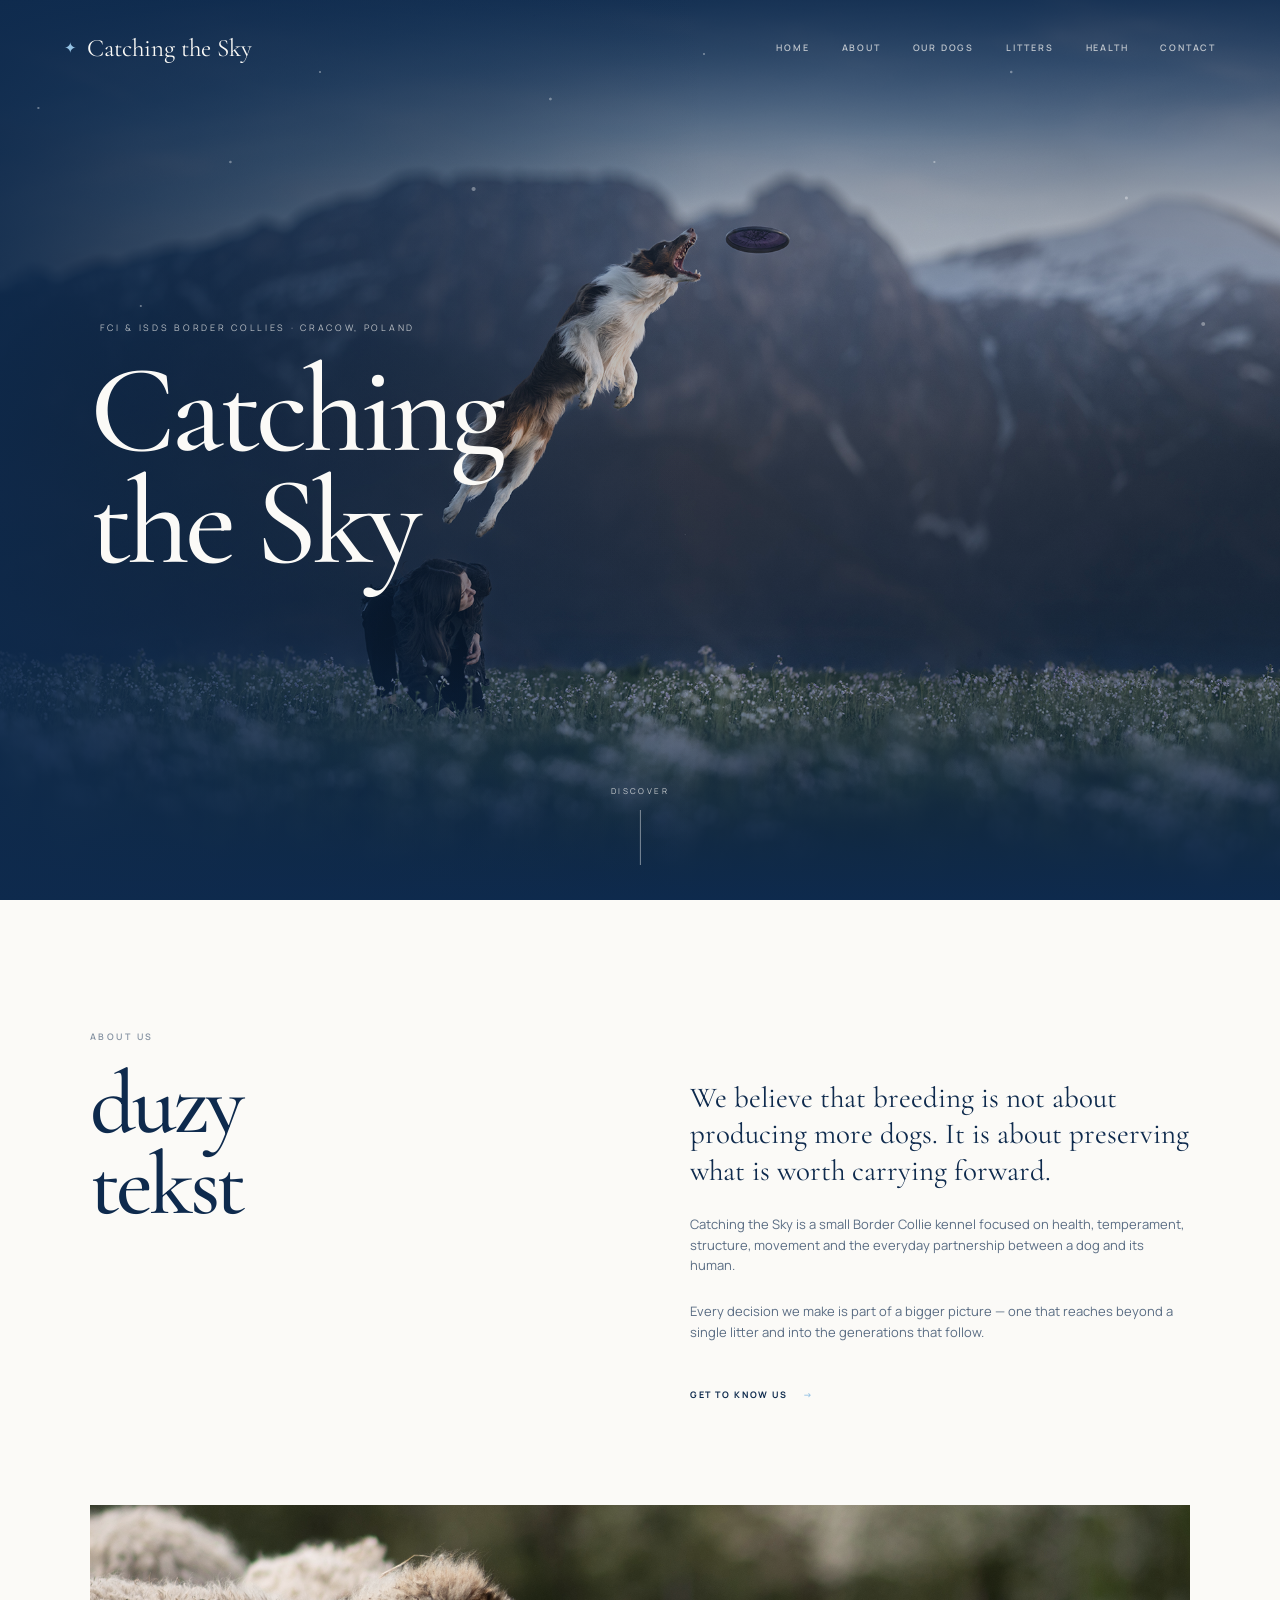
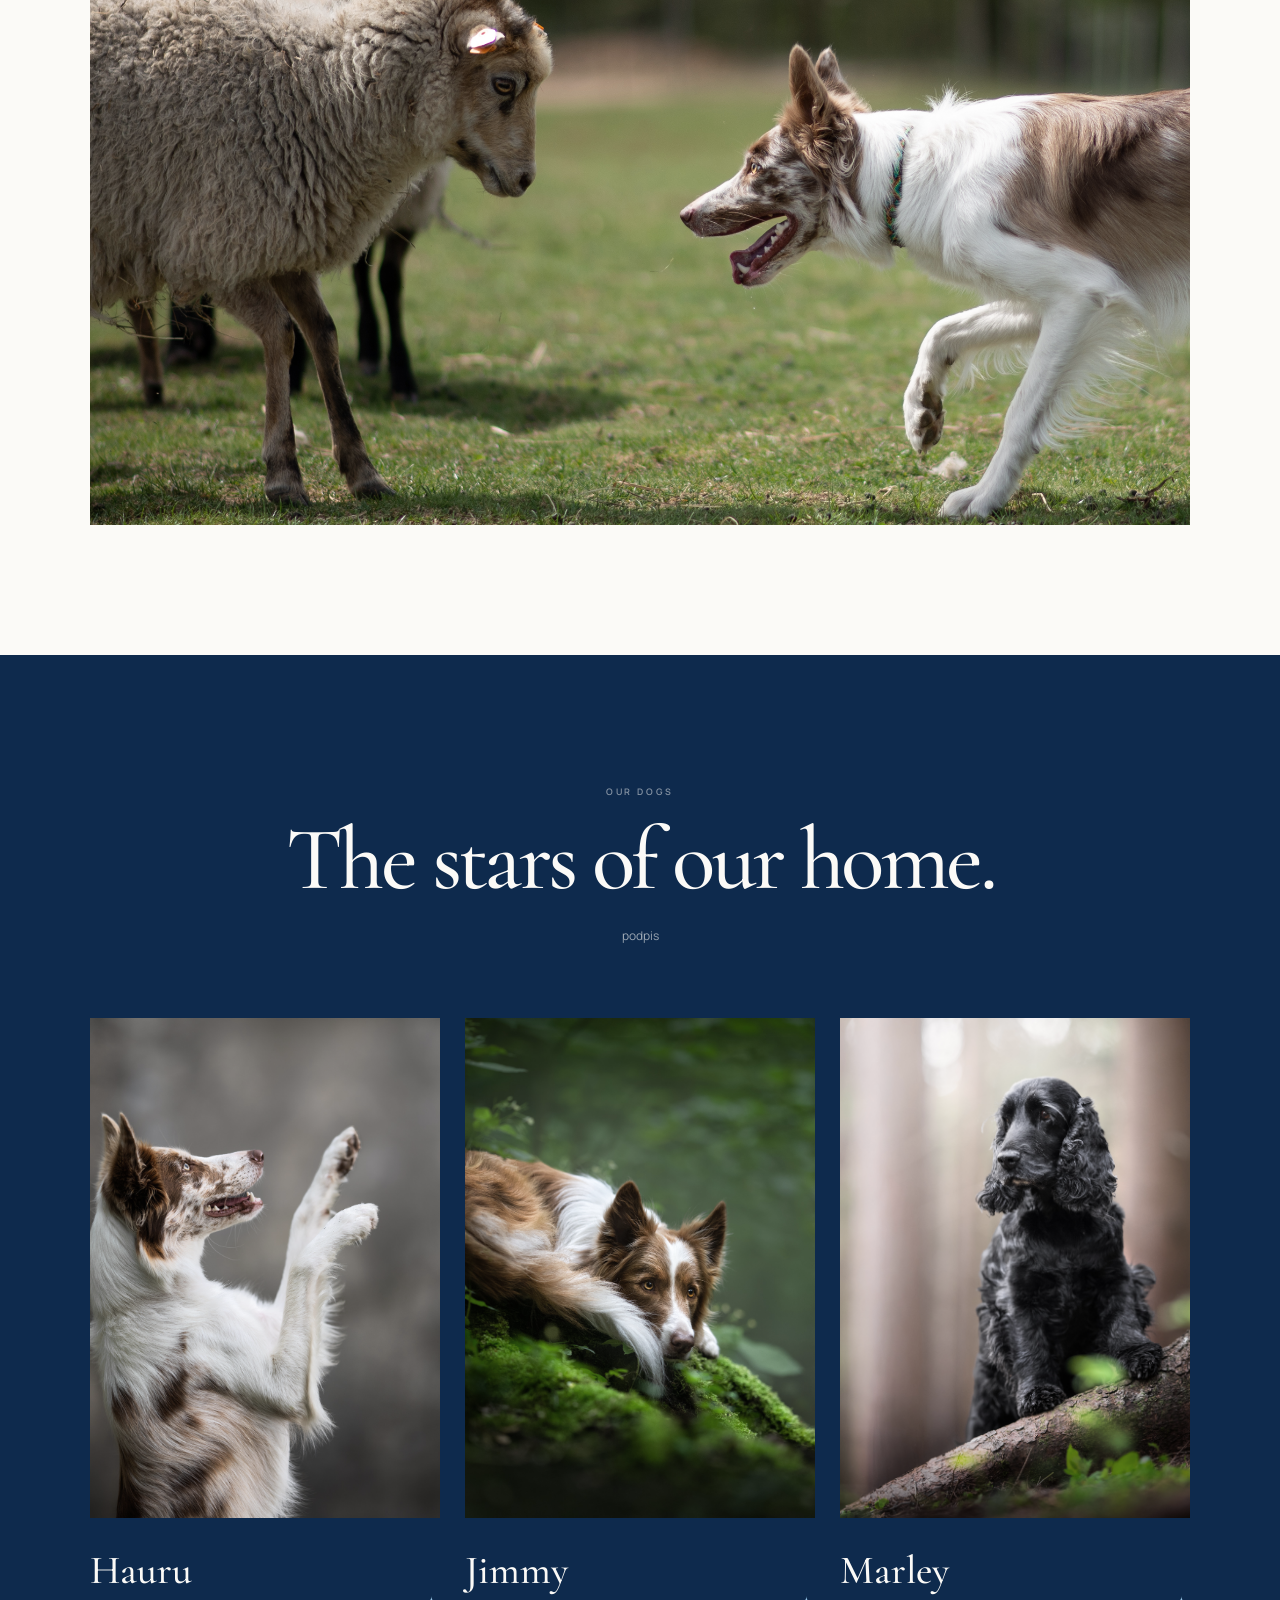
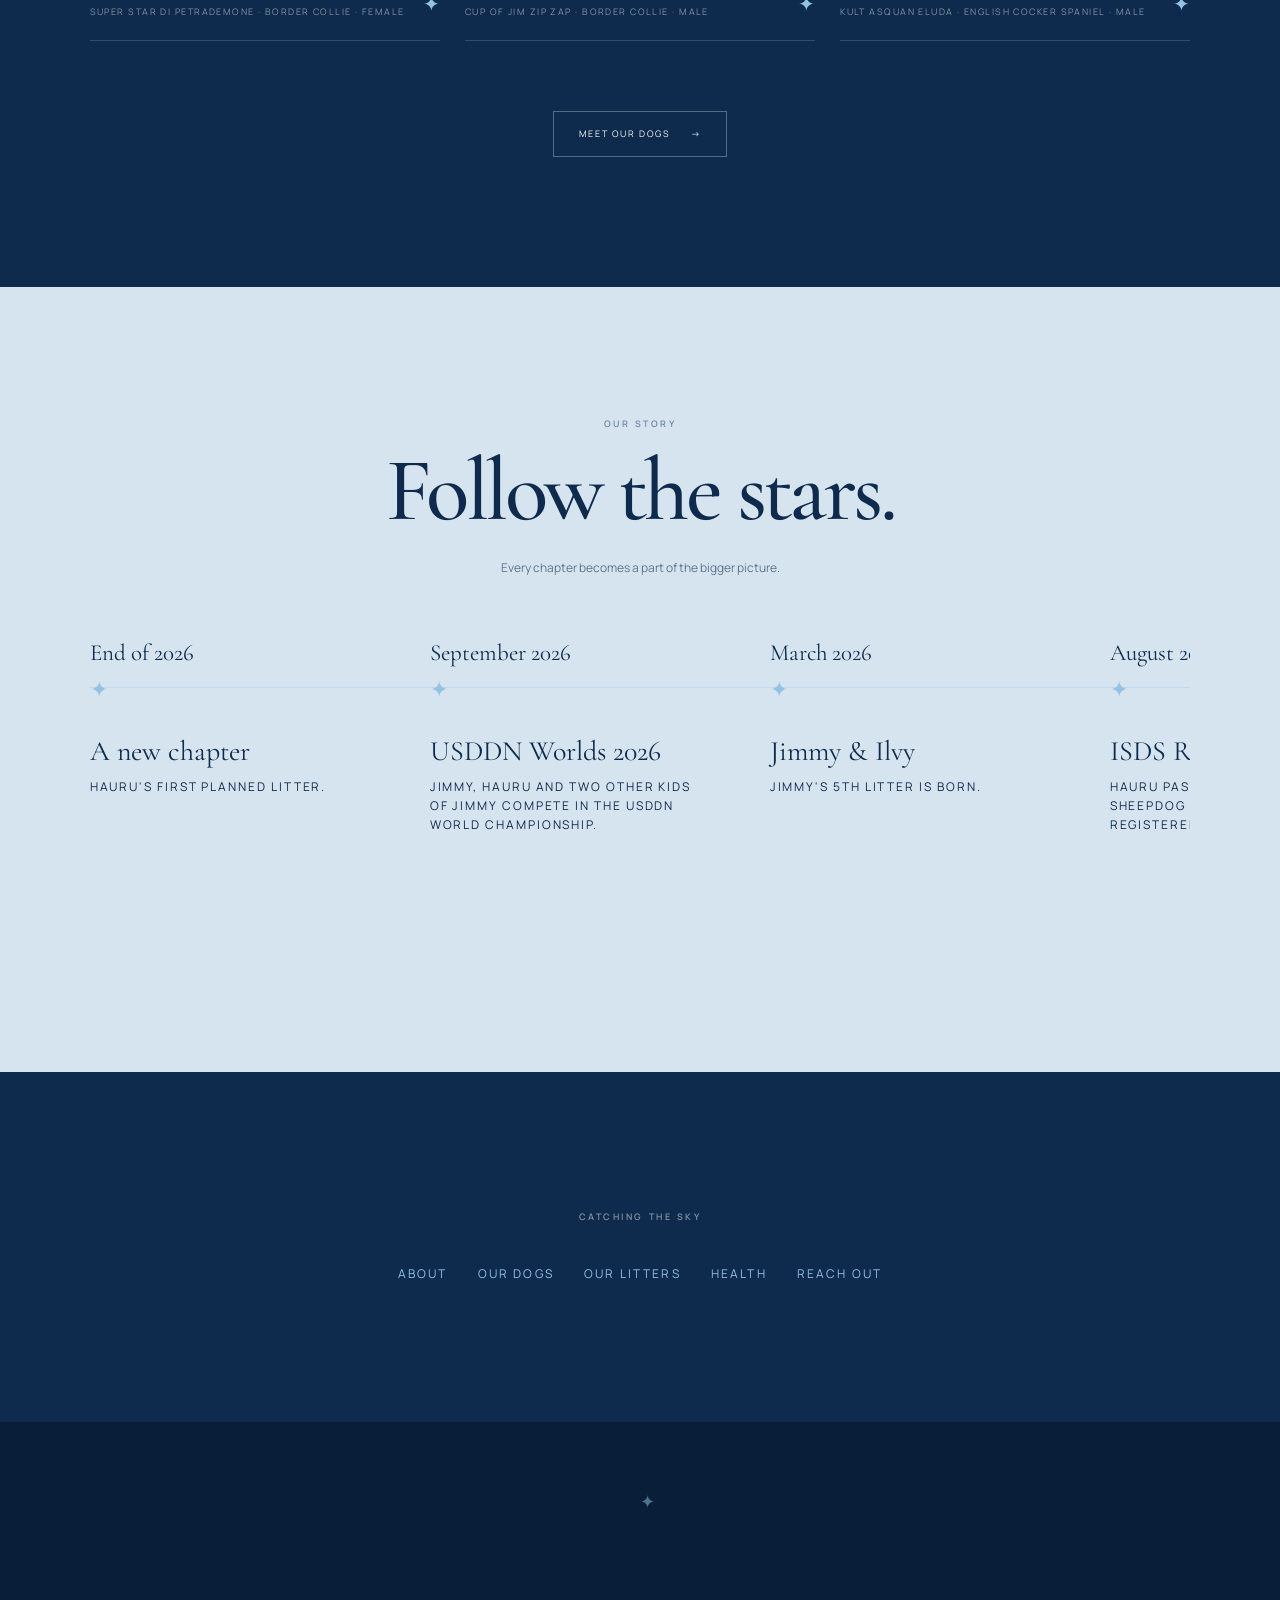
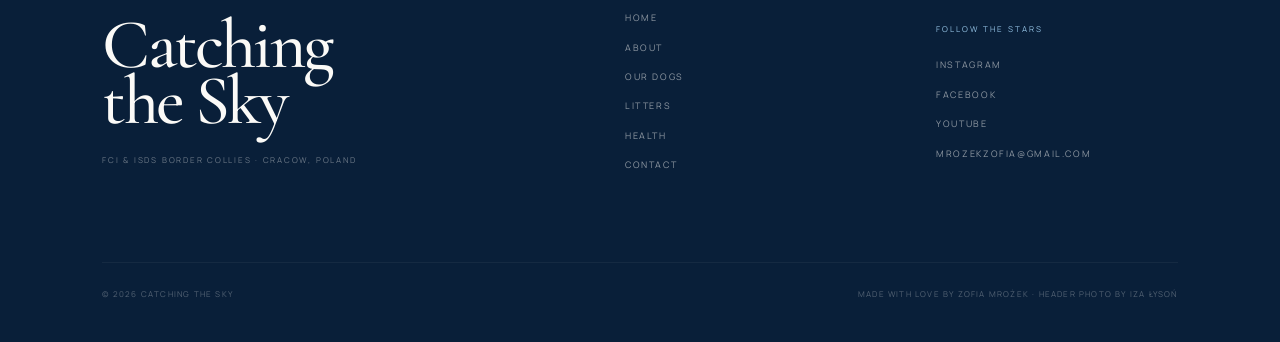
<file: index.html>
<!--- DO ZROBIENIA TUTAJ: TEKSTY -->

<!DOCTYPE html>
<html lang="en">
<head>
    <meta charset="UTF-8">
    <meta name="viewport" content="width=device-width, initial-scale=1.0">

    <title>Catching the Sky — Border Collies</title>

    <meta
        name="description"
        content="Catching the Sky — working Border Collies kennel."
    >

    <link rel="preconnect" href="https://fonts.googleapis.com">
    <link rel="preconnect" href="https://fonts.gstatic.com" crossorigin>

    <link
        href="https://fonts.googleapis.com/css2?family=Cormorant+Garamond:wght@400;500;600;700&family=Manrope:wght@400;500;600;700&display=swap"
        rel="stylesheet"
    >

    <link rel="stylesheet" href="css/style.css">
</head>

<body class="home-page" data-page="home">

<div id="navbar"></div>


<!-- landing -->

<main>

<section class="hero">

    <div class="hero-background">
        <img src="images/hero-dog.jpg" alt="">
    </div>
    <div class="hero-stars"></div>

    <div class="hero-content">

        <div class="hero-copy">

            <p class="eyebrow">
                FCI & ISDS Border Collies · Cracow, Poland
            </p>

            <h1>
                Catching<br>
                the Sky
            </h1>

        </div>

    </div>


    <a href="#about" class="discover">

        <span>Discover</span>

        <span class="discover-line"></span>

    </a>

</section>


<!-- about -->

<section class="about section-light" id="about">

    <div class="section-grid">

        <div class="section-heading">

            <p class="section-number">
                About us
            </p>

            <h2>
                duzy<br>
                tekst
            </h2>

        </div>


        <div class="about-content">

            <p class="lead">
                We believe that breeding is not about producing
                more dogs. It is about preserving what is worth
                carrying forward.
            </p>

            <p>
                Catching the Sky is a small Border Collie kennel
                focused on health, temperament, structure,
                movement and the everyday partnership between
                a dog and its human.
            </p>

            <p>
                Every decision we make is part of a bigger picture —
                one that reaches beyond a single litter and into
                the generations that follow.
            </p>

            <a href="about.html" class="text-link">
                Get to know us
                <span>→</span>
            </a>

        </div>

    </div>


    <div class="about-image">

        <img src="images/about.jpg" alt="Catching the Sky Border Collie">

    </div>

</section>


<!-- pieski -->

<section class="dogs-preview section-dark">

    <div class="section-heading centered">

        <p class="section-number">
            Our dogs
        </p>

        <h2>
            The stars of our home.
        </h2>

        <p class="section-intro">
            podpis
        </p>

    </div>


    <div class="dog-preview-grid">

        <a href="our-dogs/hauru.html" class="dog-preview-card">

            <div class="dog-preview-image">

        <img
            src="images/hauru.jpg"
            alt="Hauru"
        >

        <div class="dog-overlay">

            <div>

                <h3>
                    Super Star Di Petrademone
                </h3>

                <p>
                        FCI & ISDS (ROM) · import Italy<br>
                        Female · dob. 20/04/2023<br><br>
                        HD A · ED 0 · OCD free · LTV 0<br>
                        MyDogDNA clear except for EAOD carrier<br>
                        eyes clear · heart clear · ISAG dna profile
                </p>

                <span class="view-dog">
                    Meet Hauru →
                </span>

            </div>

        </div>

    </div>

            <div class="dog-preview-info">

                <div>
                    <h3>Hauru</h3>
                    <p>Super Star Di Petrademone · Border Collie · Female</p>
                </div>

                <span class="mini-star">✦</span>

            </div>

        </a>


        <a href="our-dogs/jimmy.html" class="dog-preview-card">

            <div class="dog-preview-image">
                <img
                    src="images/jimmy.jpg"
                    alt="Jimmy"
                >
                <div class="dog-overlay">

                <div>

                    <h3>
                        Cup Of Jim Zip Zap
                    </h3>

                    <p>
                        FCI · Import Czech Republic<br>
                        Male · dob. 5/03/2018<br>
                        Stud dog<br><br>
                        HD A · ED 0 · OCD free · LTV 0<br>
                        MyDogDNA clear except for EAOD carrier<br>
                        eyes clear · heart clear · ISAG dna profile
                    </p>

                    <span class="view-dog">
                        Meet Jimmy →
                    </span>

                </div>

            </div>
            </div>

            <div class="dog-preview-info">

                <div>
                    <h3>Jimmy</h3>
                    <p>Cup Of Jim Zip Zap · Border Collie · Male</p>
                </div>

                <span class="mini-star">✦</span>

            </div>

        </a>


        <a href="our-dogs/marley.html" class="dog-preview-card">

            <div class="dog-preview-image">
                <img
                    src="images/marley.jpg"
                    alt="Marley"
                >
                <div class="dog-overlay">

                <div>

                    <h3>
                        Kult Asquan Eluda
                    </h3>

                    <p>
                        A certified troublemaker<br>
                        Honorably mentioned<br>
                        He's not even a border collie<br>
                        
                    </p>

                    <span class="view-dog">
                        Meet Marley →
                    </span>

                </div>

            </div>
            </div>

            <div class="dog-preview-info">

                <div>
                    <h3>Marley</h3>
                    <p>Kult Asquan Eluda · English Cocker Spaniel · Male</p>
                </div>

                <span class="mini-star">✦</span>

            </div>            

        </a>

    </div>


    <div class="section-action">

        <a href="our-dogs.html" class="button-outline">
            Meet our dogs
            <span>→</span>
        </a>

    </div>

</section>


<!-- timeline -->

<section class="story-section">

    <div class="section-heading centered">

        <p class="section-number">
            Our story
        </p>

        <h2>
            Follow the stars.
        </h2>

        <p class="section-intro">
            Every chapter becomes a part of the bigger picture.
        </p>

    </div>


    <div class="timeline-wrapper">

        <div class="timeline">

            <!-- nowe wyzej -->

            <a href="litters.html" class="timeline-event">

                <span class="timeline-date">
                    End of 2026
                </span>

                <span class="timeline-star">
                    ✦
                </span>

                <span class="timeline-title">
                    A new chapter
                </span>

                <span class="timeline-description">
                    Hauru's first planned litter.
                </span>

            </a>

            <a href="index.html" class="timeline-event">

                <span class="timeline-date">
                    September 2026
                </span>

                <span class="timeline-star">
                    ✦
                </span>

                <span class="timeline-title">
                    USDDN Worlds 2026
                </span>

                <span class="timeline-description">
                    Jimmy, Hauru and two other kids of Jimmy compete in the USDDN World Championship.
                </span>

            </a>


            <a href="dogs.html" class="timeline-event">

                <span class="timeline-date">
                    March 2026
                </span>

                <span class="timeline-star">
                    ✦
                </span>

                <span class="timeline-title">
                    Jimmy & Ilvy
                </span>

                <span class="timeline-description">
                    Jimmy's 5th litter is born.
                </span>

            </a>

            <a href="index.html" class="timeline-event">

                <span class="timeline-date">
                    August 2025
                </span>

                <span class="timeline-star">
                    ✦
                </span>

                <span class="timeline-title">
                    ISDS Registration
                </span>

                <span class="timeline-description">
                    Hauru passes an International SheepDog Society exam and gets Registered On Merit.
                </span>

            </a>


            <a href="litters.html" class="timeline-event">

                <span class="timeline-date">
                    December 2024
                </span>

                <span class="timeline-star">
                    ✦
                </span>

                <span class="timeline-title">
                    Jimmy & Bloom
                </span>

                <span class="timeline-description">
                    Jimmy's 4th litter is born.
                </span>

            </a>


            <a href="index.html" class="timeline-event">

                <span class="timeline-date">
                    Halloween 2024
                </span>

                <span class="timeline-star">
                    ✦
                </span>

                <span class="timeline-title">
                    Jimmy & Floey
                </span>

                <span class="timeline-description">
                    Jimmy's 3rd litter is born.
                </span>

            </a>

            <a href="index.html" class="timeline-event">

                <span class="timeline-date">
                    June 2023
                </span>

                <span class="timeline-star">
                    ✦
                </span>

                <span class="timeline-title">
                    Super Star
                </span>

                <span class="timeline-description">
                    Hauru, Jimmy and Abbey's daughter, joins our pack.
                </span>

            </a>

            <a href="index.html" class="timeline-event">

                <span class="timeline-date">
                    April 2023
                </span>

                <span class="timeline-star">
                    ✦
                </span>

                <span class="timeline-title">
                    Jimmy & Abbey
                </span>

                <span class="timeline-description">
                    Jimmy's 2nd litter is born.
                </span>

            </a>

            <a href="index.html" class="timeline-event">

                <span class="timeline-date">
                    September 2021
                </span>

                <span class="timeline-star">
                    ✦
                </span>

                <span class="timeline-title">
                    First huge success
                </span>

                <span class="timeline-description">
                    After a very successful season, Jimmy qualifies for his first USDDN World Finals with his first start in Super Open, and the second one in the highest freestyle class ever.
                </span>

            </a>

            <a href="index.html" class="timeline-event">

                <span class="timeline-date">
                    July 2021
                </span>

                <span class="timeline-star">
                    ✦
                </span>

                <span class="timeline-title">
                    Jimmy & Aiky
                </span>

                <span class="timeline-description">
                    Jimmy's 1st litter is born.
                </span>

            </a>

            <a href="index.html" class="timeline-event">

                <span class="timeline-date">
                    May 2018
                </span>

                <span class="timeline-star">
                    ✦
                </span>

                <span class="timeline-title">
                    New journey
                </span>

                <span class="timeline-description">
                    Jimmy joins our pack.
                </span>

            </a>

            <a href="index.html" class="timeline-event">

                <span class="timeline-date">
                    June 2013
                </span>

                <span class="timeline-star">
                    ✦
                </span>

                <span class="timeline-title">
                    Our story begins
                </span>

                <span class="timeline-description">
                    The most awaited puppy, my first dog, joins us. Marley the one and only.
                </span>

            </a>

        </div>

    </div>

</section>


<!-- call to action - chyba jednak nie cta ale niech zostanie -->

<section class="home-cta section-dark">

    <div class="cta-content">

        <p class="section-number">
            Catching the Sky
        </p>

        <div class="cta-links">

            <a href="about.html">
                About
            </a>

            <a href="our-dogs.html">
                Our dogs
            </a>

            <a href="litters.html">
                Our litters
            </a>

            <a href="health.html">
                Health
            </a>

            <a href="contact.html">
                Reach out
            </a>

        </div>

    </div>

</section>

</main>


<!-- footer -->

<footer class="site-footer">

    <div class="footer-stars">
        ✦
    </div>

    <div class="footer-main">

        <div class="footer-brand">

            <h2>
                Catching<br>
                the Sky
            </h2>

            <p>
                FCI & ISDS Border Collies · Cracow, Poland
            </p>

        </div>

        <div class="footer-navigation">

            <a href="index.html">Home</a>
            <a href="about.html">About</a>
            <a href="our-dogs.html">Our Dogs</a>
            <a href="litters.html">Litters</a>
            <a href="health.html">Health</a>
            <a href="contact.html">Contact</a>

        </div>

        <div class="footer-contact">

            <p class="footer-label">
                Follow the stars
            </p>

            <a href="#">
                Instagram
            </a>

            <a href="#">
                Facebook
            </a>

            <a href="#">
                YouTube
            </a>

            <a href="mailto:mrozekzofia@gmail.com">
                mrozekzofia@gmail.com
            </a>

        </div>

    </div>

    <div class="footer-bottom">

        <span>
            © 2026 Catching the Sky
        </span>

        <span>
            Made with love by zofia mrożek · header photo by iza łysoń
        </span>

    </div>

</footer>


<script src="js/main.js"></script>

</body>
</html>
</file>
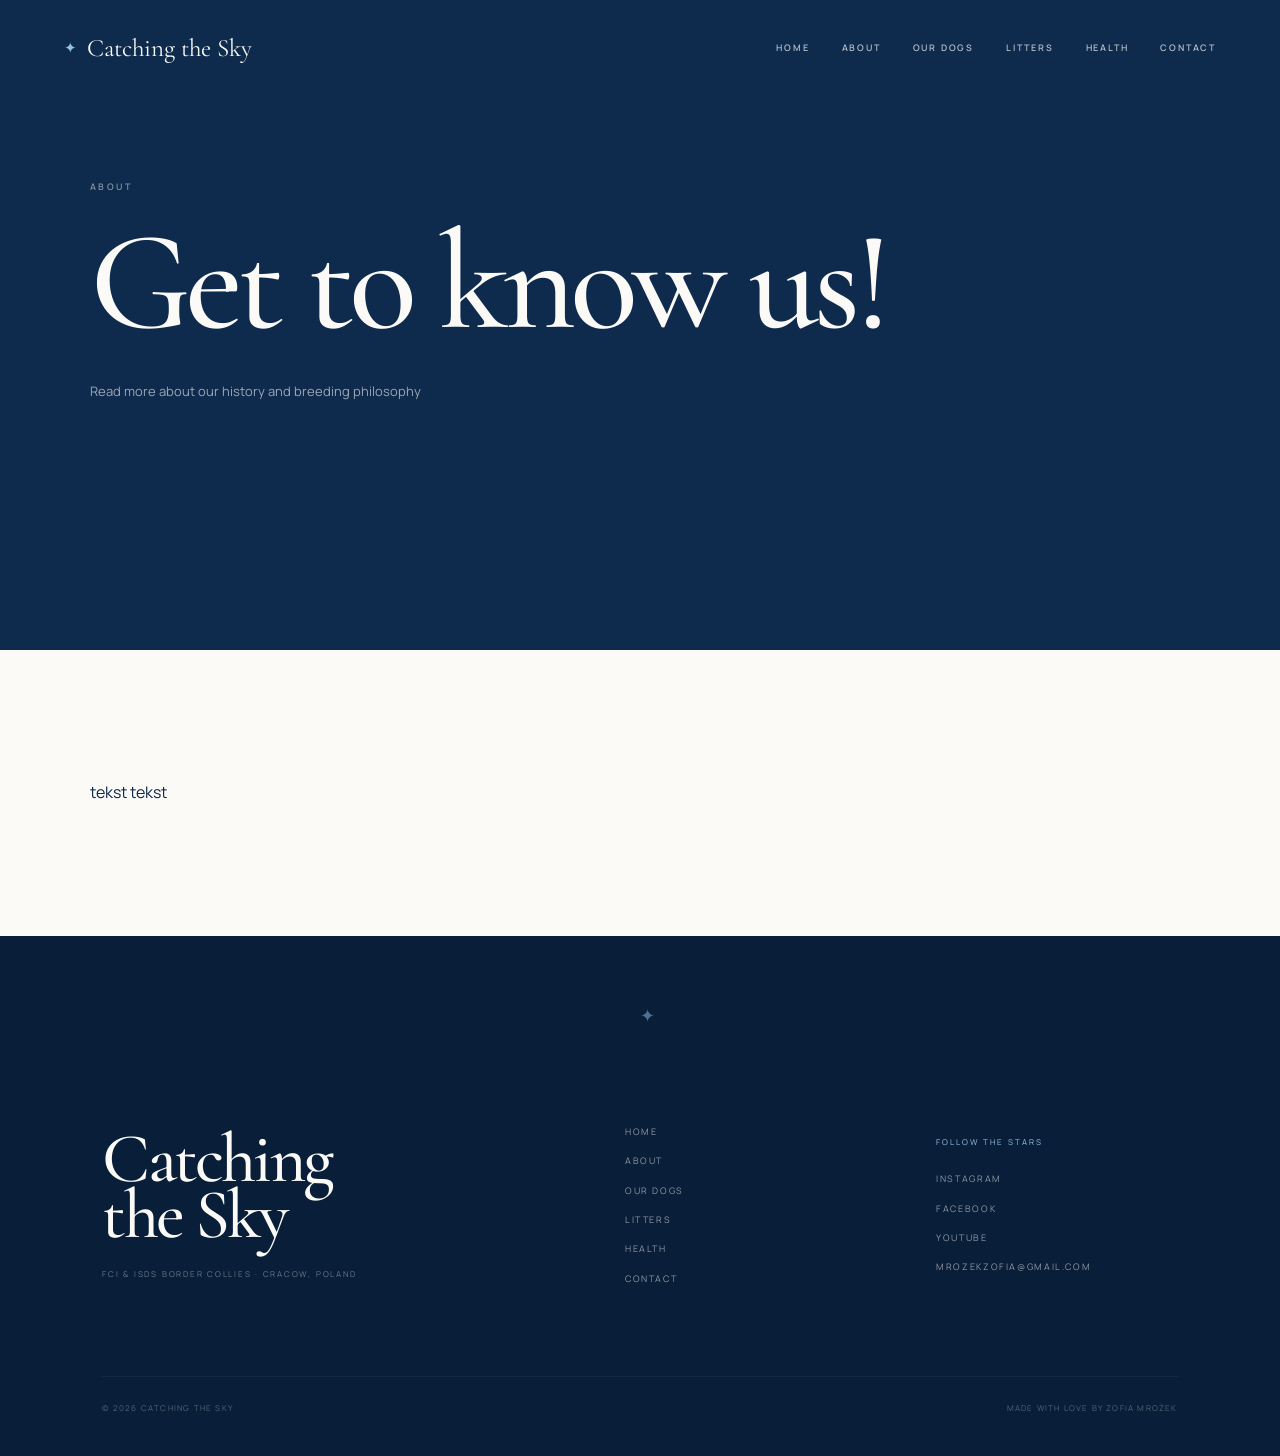
<file: about.html>
<!--- DO ZROBIENIA TUTAJ: teksty, zdjęcia, breeding philosophy? -->

<!DOCTYPE html>
<html lang="en">
<head>

    <meta charset="UTF-8">
    <meta name="viewport" content="width=device-width, initial-scale=1.0">

    <title>Health — Catching the Sky</title>

    <link rel="preconnect" href="https://fonts.googleapis.com">
    <link rel="preconnect" href="https://fonts.gstatic.com" crossorigin>

    <link
        href="https://fonts.googleapis.com/css2?family=Cormorant+Garamond:wght@400;500;600;700&family=Manrope:wght@400;500;600;700&display=swap"
        rel="stylesheet"
    >

    <link rel="stylesheet" href="css/style.css">

</head>

<body class="inner-page dog-page" data-page="about">

<div id="navbar"></div>

<main>

<section class="page-hero page-hero-dark">

    <p class="section-number">
        About
    </p>

    <h1>
        Get to know us!
    </h1>

    <p>
        Read more about our history and breeding philosophy
    </p>

</section>

<section class="about-page">

     <p>tekst tekst</p>

</section>

</main>


<!-- footer -->

<footer class="site-footer">

    <div class="footer-stars">
        ✦
    </div>

    <div class="footer-main">

        <div class="footer-brand">

            <h2>
                Catching<br>
                the Sky
            </h2>

            <p>
                FCI & ISDS Border Collies · Cracow, Poland
            </p>

        </div>


        <div class="footer-navigation">

            <a href="index.html">Home</a>
            <a href="about.html">About</a>
            <a href="our-dogs.html">Our Dogs</a>
            <a href="litters.html">Litters</a>
            <a href="health.html">Health</a>
            <a href="contact.html">Contact</a>

        </div>


        <div class="footer-contact">

            <p class="footer-label">
                Follow the stars
            </p>

            <a href="#">
                Instagram
            </a>

            <a href="#">
                Facebook
            </a>

            <a href="#">
                YouTube
            </a>

            <a href="mailto:mrozekzofia@gmail.com">
                mrozekzofia@gmail.com
            </a>

        </div>

    </div>


    <div class="footer-bottom">

        <span>
            © 2026 Catching the Sky
        </span>

        <span>
            Made with love by zofia mrożek
        </span>

    </div>

</footer>


<script src="js/main.js"></script>

</body>
</html>
</file>
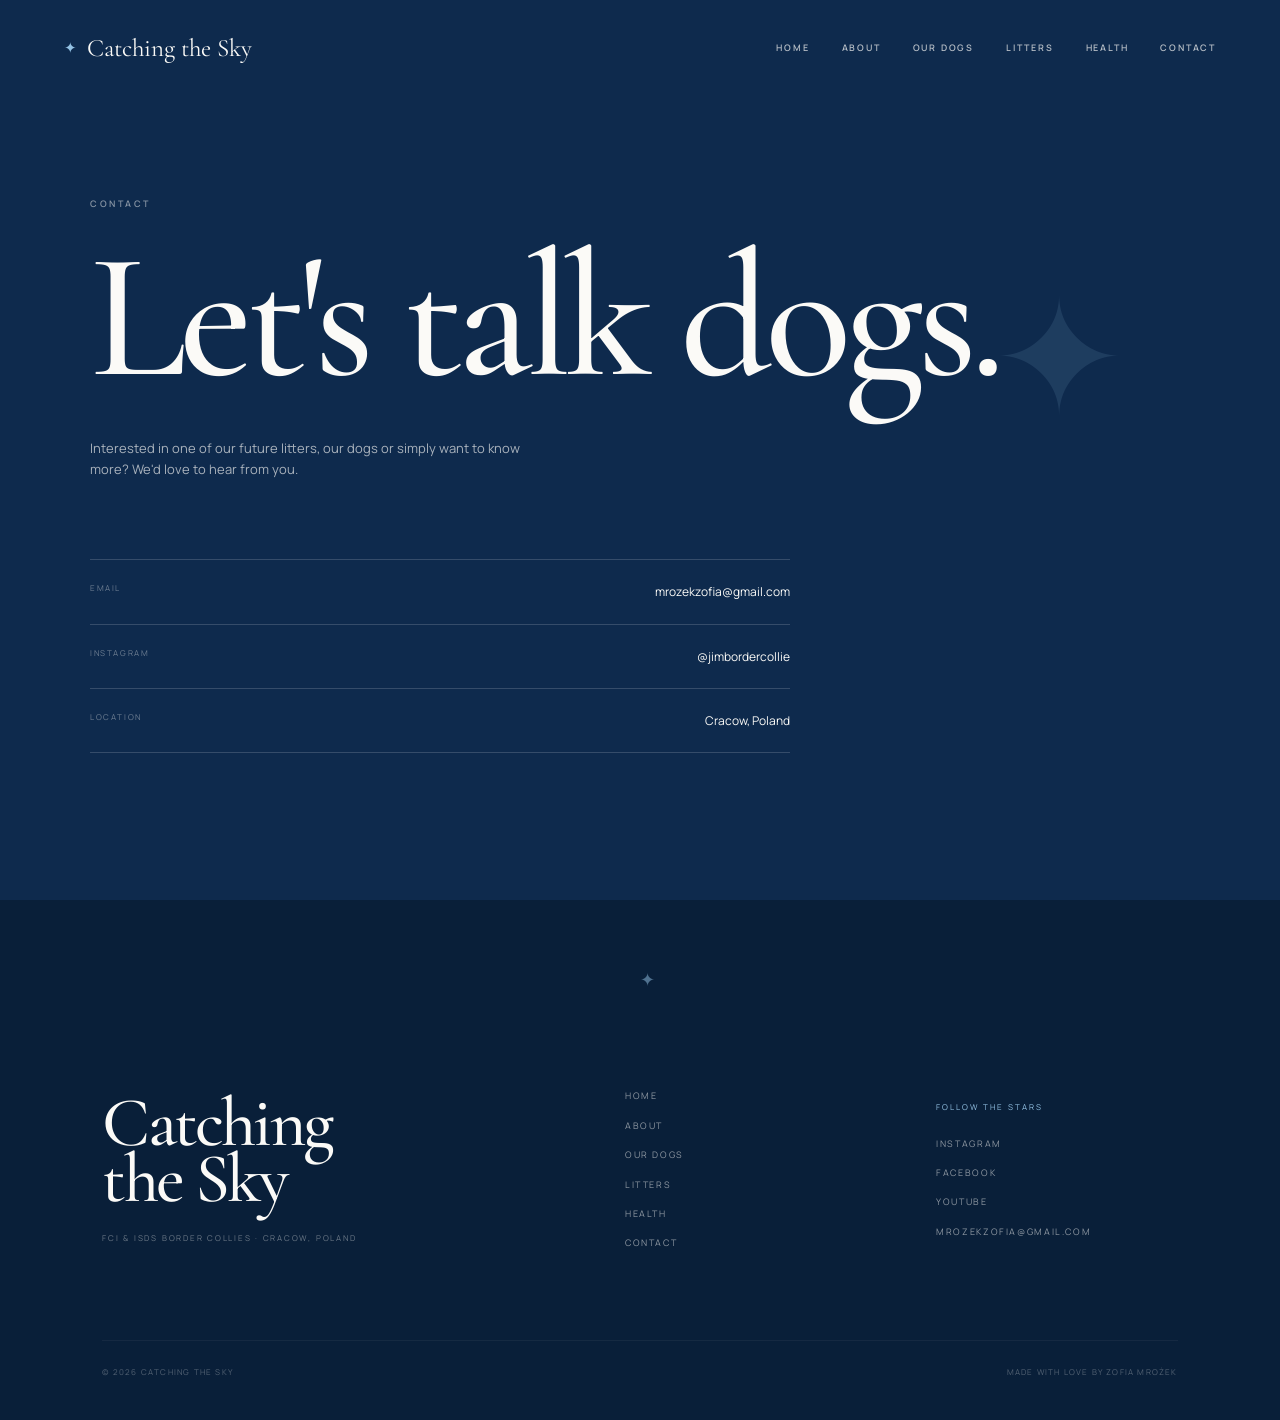
<file: contact.html>
<!--- DO ZROBIENIA TUTAJ: całość do ogarnięcia ale tymczasowo jest ok -->

<!DOCTYPE html>
<html lang="en">
<head>

    <meta charset="UTF-8">
    <meta name="viewport" content="width=device-width, initial-scale=1.0">

    <title>Contact — Catching the Sky</title>

    <link rel="preconnect" href="https://fonts.googleapis.com">
    <link rel="preconnect" href="https://fonts.gstatic.com" crossorigin>

    <link
        href="https://fonts.googleapis.com/css2?family=Cormorant+Garamond:wght@400;500;600;700&family=Manrope:wght@400;500;600;700&display=swap"
        rel="stylesheet"
    >

    <link rel="stylesheet" href="css/style.css">

</head>

<body class="inner-page dog-page" data-page="contact">

<div id="navbar"></div>

<main>

<section class="contact-page">

    <div class="contact-page-stars">
        ✦
    </div>

    <div class="contact-page-content">

        <p class="section-number">
            Contact
        </p>

        <h1>
            Let's talk dogs.
        </h1>

        <p class="contact-lead">
            Interested in one of our future litters,
            our dogs or simply want to know more?
            We'd love to hear from you.
        </p>


        <div class="contact-details-large">

            <a href="mailto:mrozekzofia@gmail.com">

                <span>Email</span>

                mrozekzofia@gmail.com

            </a>


            <a href="instagram.com/jimbordercollie">

                <span>Instagram</span>

                @jimbordercollie

            </a>


            <div>

                <span>Location</span>

                Cracow, Poland

            </div>

        </div>

    </div>

</section>

</main>


<!-- footer -->

<footer class="site-footer">

    <div class="footer-stars">
        ✦
    </div>

    <div class="footer-main">

        <div class="footer-brand">

            <h2>
                Catching<br>
                the Sky
            </h2>

            <p>
                FCI & ISDS Border Collies · Cracow, Poland
            </p>

        </div>


        <div class="footer-navigation">

            <a href="index.html">Home</a>
            <a href="about.html">About</a>
            <a href="our-dogs.html">Our Dogs</a>
            <a href="litters.html">Litters</a>
            <a href="health.html">Health</a>
            <a href="contact.html">Contact</a>

        </div>


        <div class="footer-contact">

            <p class="footer-label">
                Follow the stars
            </p>

            <a href="#">
                Instagram
            </a>

            <a href="#">
                Facebook
            </a>

            <a href="#">
                YouTube
            </a>

            <a href="mailto:mrozekzofia@gmail.com">
                mrozekzofia@gmail.com
            </a>

        </div>

    </div>


    <div class="footer-bottom">

        <span>
            © 2026 Catching the Sky
        </span>

        <span>
            Made with love by zofia mrożek
        </span>

    </div>

</footer>


<script src="js/main.js"></script>

</body>
</html>
</file>
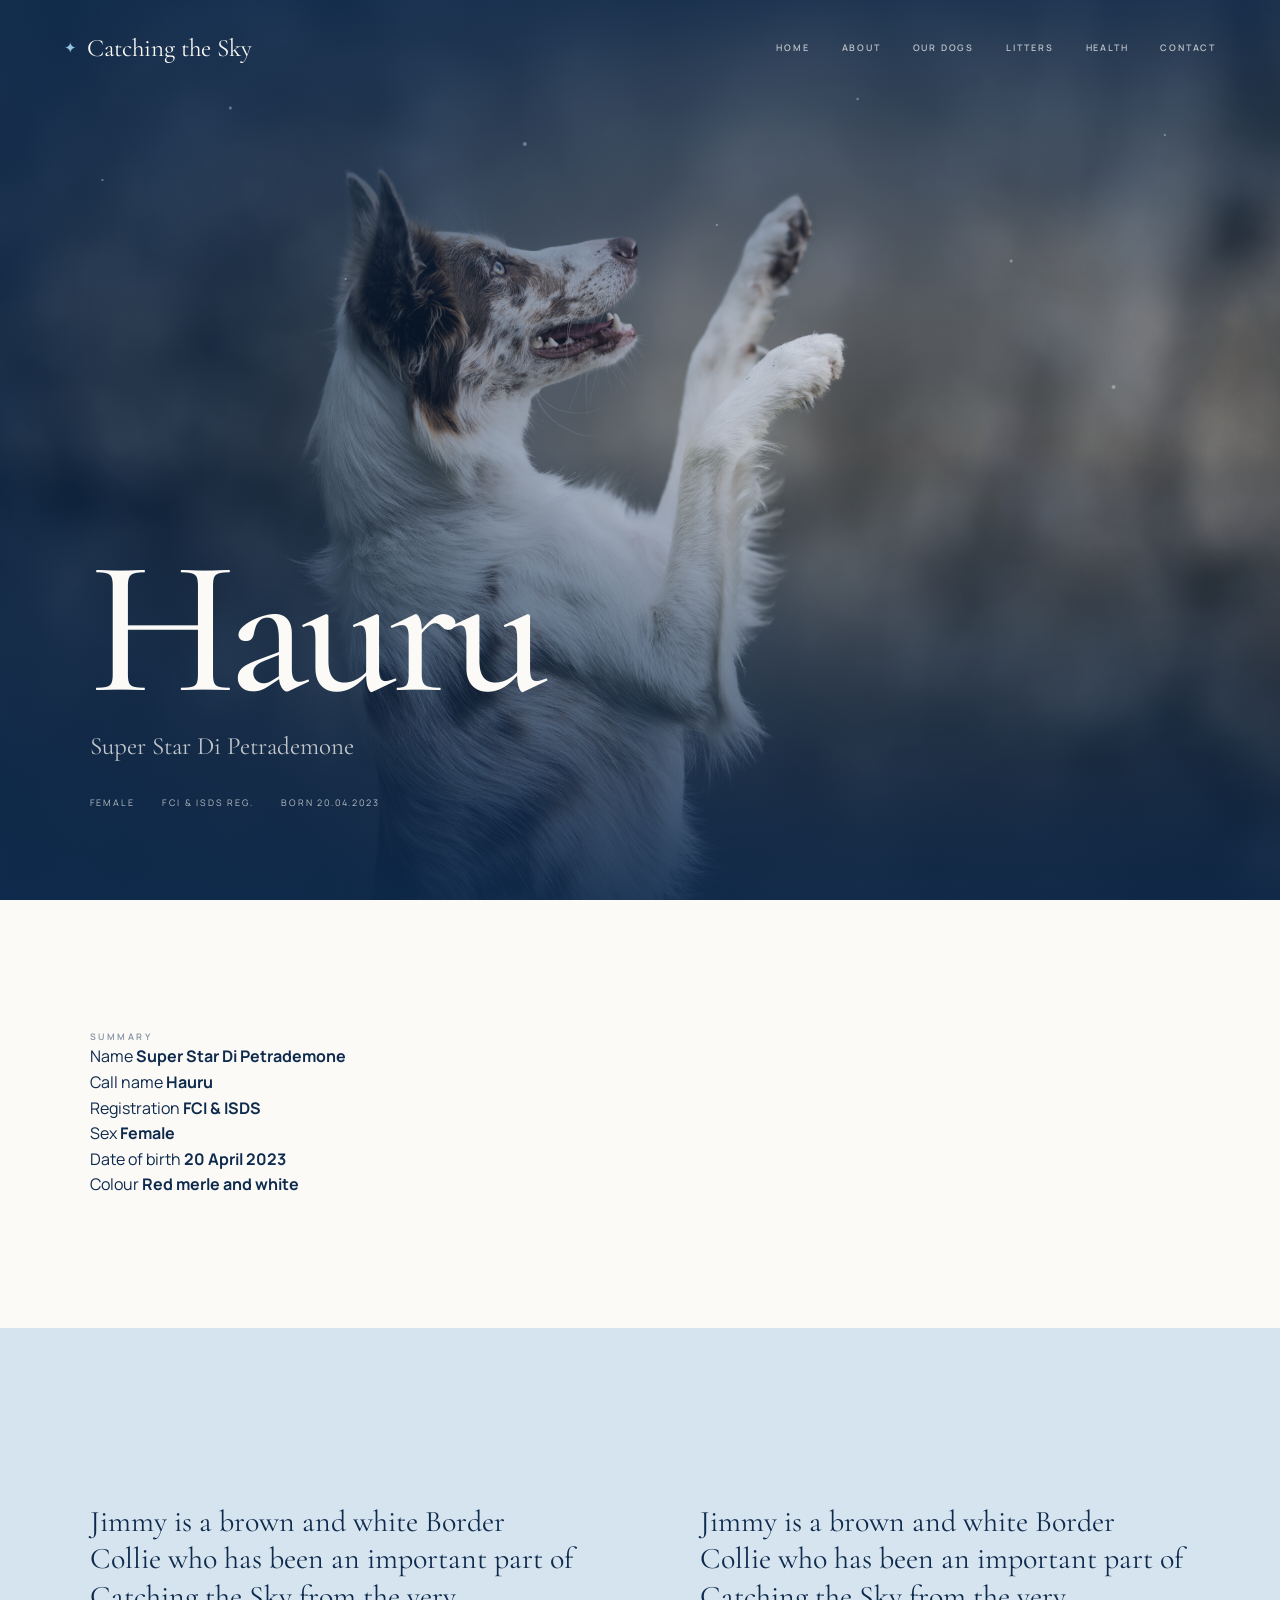
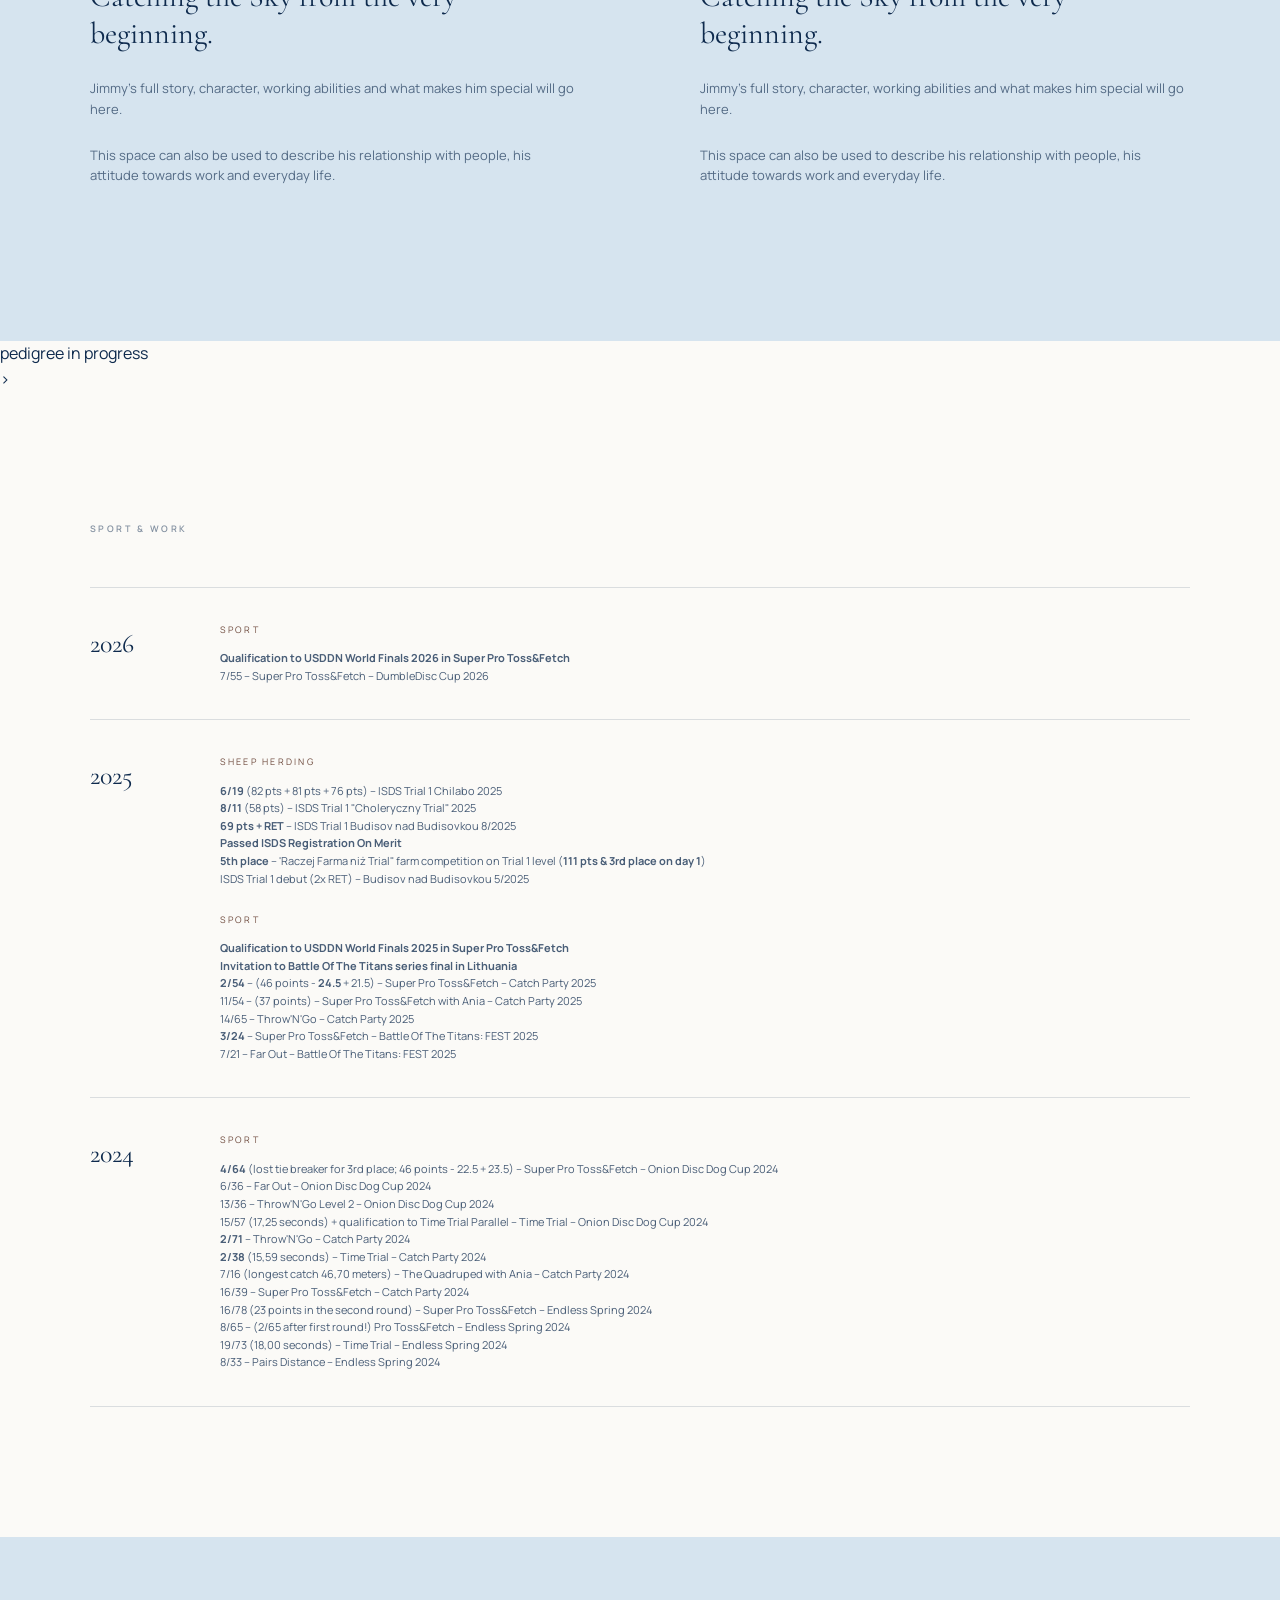
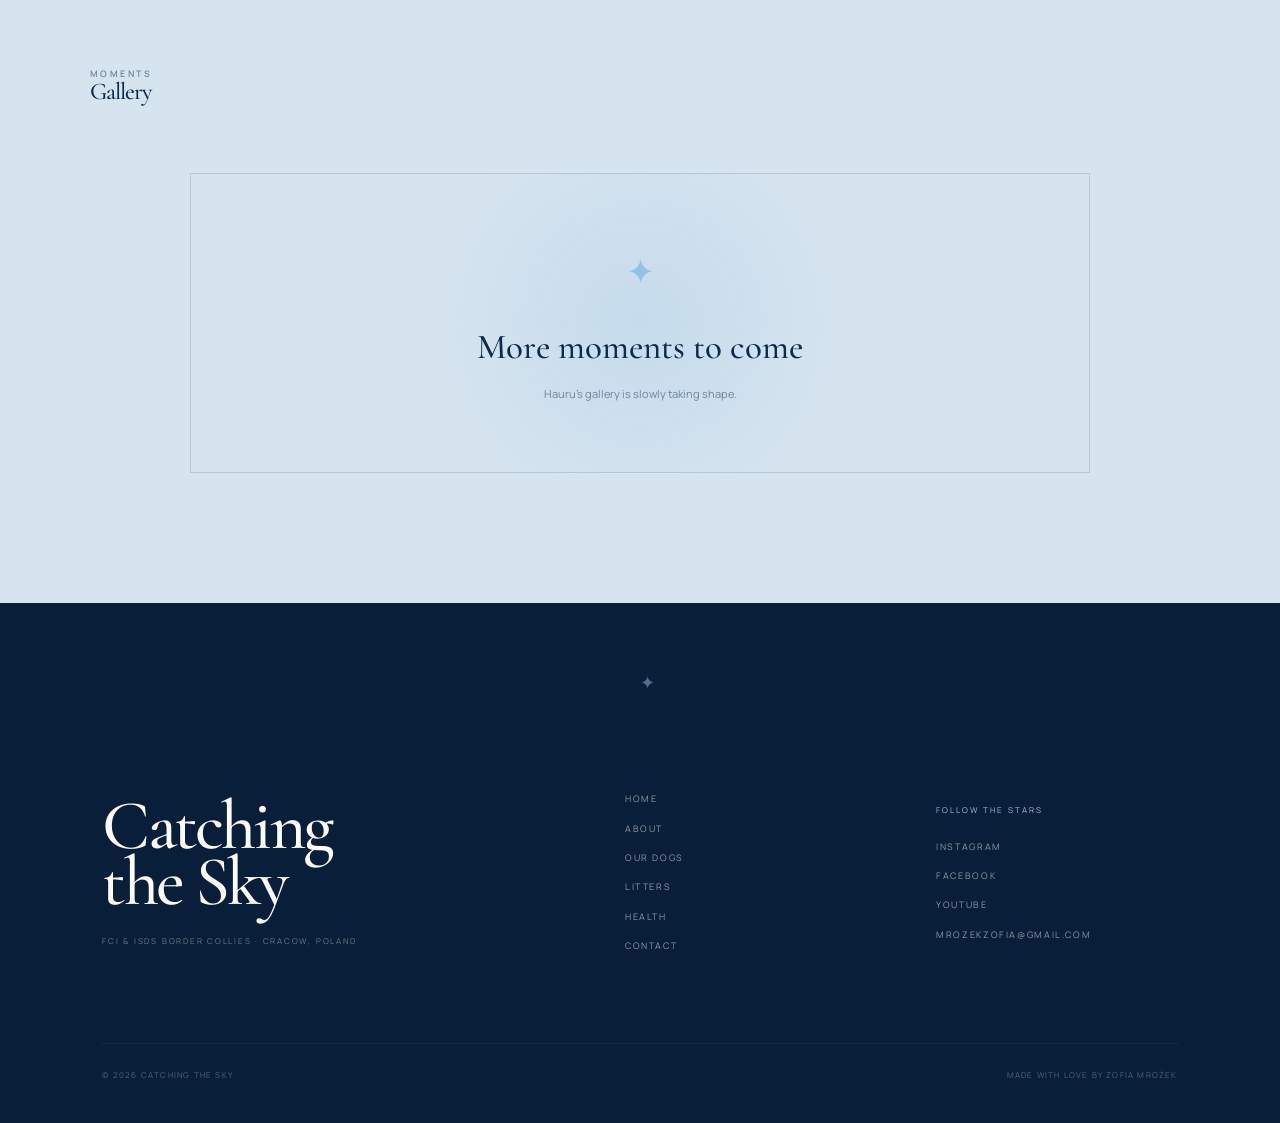
<file: hauru.html>
<!DOCTYPE html>
<html lang="en">
<head>

    <meta charset="UTF-8">
    <meta name="viewport" content="width=device-width, initial-scale=1.0">

    <title>Hauru - Catching the Sky</title>

    <link rel="preconnect" href="https://fonts.googleapis.com">
    <link rel="preconnect" href="https://fonts.gstatic.com" crossorigin>

    <link
        href="https://fonts.googleapis.com/css2?family=Cormorant+Garamond:wght@400;500;600;700&family=Manrope:wght@400;500;600;700&display=swap"
        rel="stylesheet"
    >

    <link rel="stylesheet" href="css/style.css">

</head>

<body class="inner-page dog-page" data-page="hauru">

<div id="navbar"></div>

<main>

    <section class="single-dog-hero">

        <div class="single-dog-hero-image">

            <img
                src="images/hauru.jpg"
                alt="Hauru"
            >

        </div>

        <div class="single-dog-hero-overlay"></div>

        <div class="single-dog-stars"></div>

        <div class="single-dog-hero-content">

            <h1>Hauru</h1>

            <p class="single-dog-registered">
                Super Star Di Petrademone
            </p>

            <div class="single-dog-meta">

                <span>Female</span>
                <span>FCI & ISDS REG.</span>
                <span>Born 20.04.2023</span>
               
            </div>

        </div>

    </section>

    <section class="single-dog-facts-section">

        <div class="single-dog-section-heading">

            <p class="section-number">
                Summary
            </p>

        </div>

        <div class="single-dog-facts">

            <div class="single-dog-fact">
                <span>Name</span>
                <strong>Super Star Di Petrademone</strong>
            </div>

            <div class="single-dog-fact">
                <span>Call name</span>
                <strong>Hauru</strong>
            </div>

            <div class="single-dog-fact">
                <span>Registration</span>
                <strong>FCI & ISDS</strong>
            </div>

            <div class="single-dog-fact">
                <span>Sex</span>
                <strong>Female</strong>
            </div>

            <div class="single-dog-fact">
                <span>Date of birth</span>
                <strong>20 April 2023</strong>
            </div>

            <div class="single-dog-fact">
                <span>Colour</span>
                <strong>Red merle and white</strong>
            </div>

        </div>

    </section>



    <section class="single-dog-about">

        <div class="single-dog-about-grid">

            <div class="single-dog-about-text">

                <p class="single-dog-lead">
                    Jimmy is a brown and white Border Collie
                    who has been an important part of Catching
                    the Sky from the very beginning.
                </p>

                <p>
                    <!-- TU WSTAWIMY DOCZELOWY OPIS JIMMY'EGO -->
                    Jimmy's full story, character, working
                    abilities and what makes him special will
                    go here.
                </p>

                <p>
                    This space can also be used to describe
                    his relationship with people, his attitude
                    towards work and everyday life.
                </p>

            </div>

            <div class="single-dog-about-text">

                <p class="single-dog-lead">
                    Jimmy is a brown and white Border Collie
                    who has been an important part of Catching
                    the Sky from the very beginning.
                </p>

                <p>
                    <!-- TU WSTAWIMY DOCZELOWY OPIS JIMMY'EGO -->
                    Jimmy's full story, character, working
                    abilities and what makes him special will
                    go here.
                </p>

                <p>
                    This space can also be used to describe
                    his relationship with people, his attitude
                    towards work and everyday life.
                </p>

            </div>

        </div>

    </section>


    <!-- ped -->

<p>pedigree in progress</p>>


    <!-- osiagniecia -->

    <section class="single-dog-achievements">

        

            <div class="single-dog-section-heading">

                <p class="section-number">
                    Sport & work
                </p>


            </div>


            <div class="achievements-timeline">

                <article class="achievement-item">

                    <span class="achievement-year">
                        2026
                    </span>

                    <div class="achievement-content">

                        <span class="achievement-type">
                            Sport
                        </span>

                        <p>
                            <b>Qualification to USDDN World Finals 2026 in Super Pro Toss&Fetch</b><br>
                            7/55 – Super Pro Toss&Fetch – DumbleDisc Cup 2026
                        </p>

                    </div>

                </article>


                <article class="achievement-item">

                    <span class="achievement-year">
                        2025
                    </span>

                    <div class="achievement-content">

                        <span class="achievement-type">
                            Sheep herding
                        </span>

                        <p>
                            <b>6/19</b> (82 pts + 81 pts + 76 pts) – ISDS Trial 1 Chilabo 2025<br>
<b>8/11</b> (58 pts) – ISDS Trial 1 "Choleryczny Trial" 2025<br>
<b>69 pts + RET</b> – ISDS Trial 1 Budisov nad Budisovkou 8/2025<br>
<b>Passed ISDS Registration On Merit</b><br>
<b>5th place</b> – 'Raczej Farma niż Trial" farm competition on Trial 1 level (<b>111 pts & 3rd place on day 1</b>)<br>
ISDS Trial 1 debut (2x RET) – Budisov nad Budisovkou 5/2025
                        </p>
<br>
                        <span class="achievement-type">
                            Sport
                        </span>

                        <p>
                            <b>Qualification to USDDN World Finals 2025 in Super Pro Toss&Fetch<br>
                                Invitation to Battle Of The Titans series final in Lithuania</b><br>
                            <b>2/54</b> – (46 points - <b>24.5</b> + 21.5) – Super Pro Toss&Fetch – Catch Party 2025<br>
11/54 – (37 points) – Super Pro Toss&Fetch with Ania – Catch Party 2025<br>
14/65 – Throw'N'Go – Catch Party 2025<br>
<b>3/24</b> – Super Pro Toss&Fetch – Battle Of The Titans: FEST 2025<br>
7/21 – Far Out – Battle Of The Titans: FEST 2025
                        </p>

                    </div>

                </article>


                <article class="achievement-item">

                    <span class="achievement-year">
                        2024
                    </span>

                    <div class="achievement-content">

                        <span class="achievement-type">
                            Sport
                        </span>

                        <p>
                            <b>4/64</b> (lost tie breaker for 3rd place; 46 points - 22.5 + 23.5) – Super Pro Toss&Fetch – Onion Disc Dog Cup 2024<br>
6/36 – Far Out – Onion Disc Dog Cup 2024<br>
13/36 – Throw'N'Go Level 2 – Onion Disc Dog Cup 2024<br>
15/57 (17,25 seconds) + qualification to Time Trial Parallel – Time Trial – Onion Disc Dog Cup 2024<br>
<b>2/71</b> – Throw'N'Go – Catch Party 2024<br>
<b>2/38</b> (15,59 seconds) – Time Trial – Catch Party 2024<br>
7/16 (longest catch 46,70 meters) – The Quadruped with Ania – Catch Party 2024<br>
16/39 – Super Pro Toss&Fetch – Catch Party 2024<br>
16/78 (23 points in the second round) – Super Pro Toss&Fetch – Endless Spring 2024<br>
8/65 – (2/65 after first round!) Pro Toss&Fetch – Endless Spring 2024<br>
19/73 (18,00 seconds) – Time Trial – Endless Spring 2024<br>
8/33 – Pairs Distance – Endless Spring 2024
                        </p>

                    </div>

                </article>

            </div>

        

    </section>


    <!-- galeria -->

    <section class="single-dog-gallery">

        <div class="single-dog-section-heading centered">

            <p class="section-number">
                Moments
            </p>

            <h2>
                Gallery
            </h2>

        </div>


        <div class="gallery-coming-soon">

            <div class="gallery-star">
                ✦
            </div>

            <h3>
                More moments to come
            </h3>

            <p>
                Hauru's gallery is slowly taking shape.
            </p>

        </div>

    </section>

</main>


<!-- footer -->

<footer class="site-footer">

    <div class="footer-stars">
        ✦
    </div>

    <div class="footer-main">

        <div class="footer-brand">

            <h2>
                Catching<br>
                the Sky
            </h2>

            <p>
                FCI & ISDS Border Collies · Cracow, Poland
            </p>

        </div>


        <div class="footer-navigation">

            <a href="index.html">Home</a>
            <a href="about.html">About</a>
            <a href="our-dogs.html">Our Dogs</a>
            <a href="litters.html">Litters</a>
            <a href="health.html">Health</a>
            <a href="contact.html">Contact</a>

        </div>


        <div class="footer-contact">

            <p class="footer-label">
                Follow the stars
            </p>

            <a href="#">
                Instagram
            </a>

            <a href="#">
                Facebook
            </a>

            <a href="#">
                YouTube
            </a>

            <a href="mailto:mrozekzofia@gmail.com">
                mrozekzofia@gmail.com
            </a>

        </div>

    </div>


    <div class="footer-bottom">

        <span>
            © 2026 Catching the Sky
        </span>

        <span>
            Made with love by zofia mrożek
        </span>

    </div>

</footer>


<script src="js/main.js"></script>

</body>
</html>
</file>
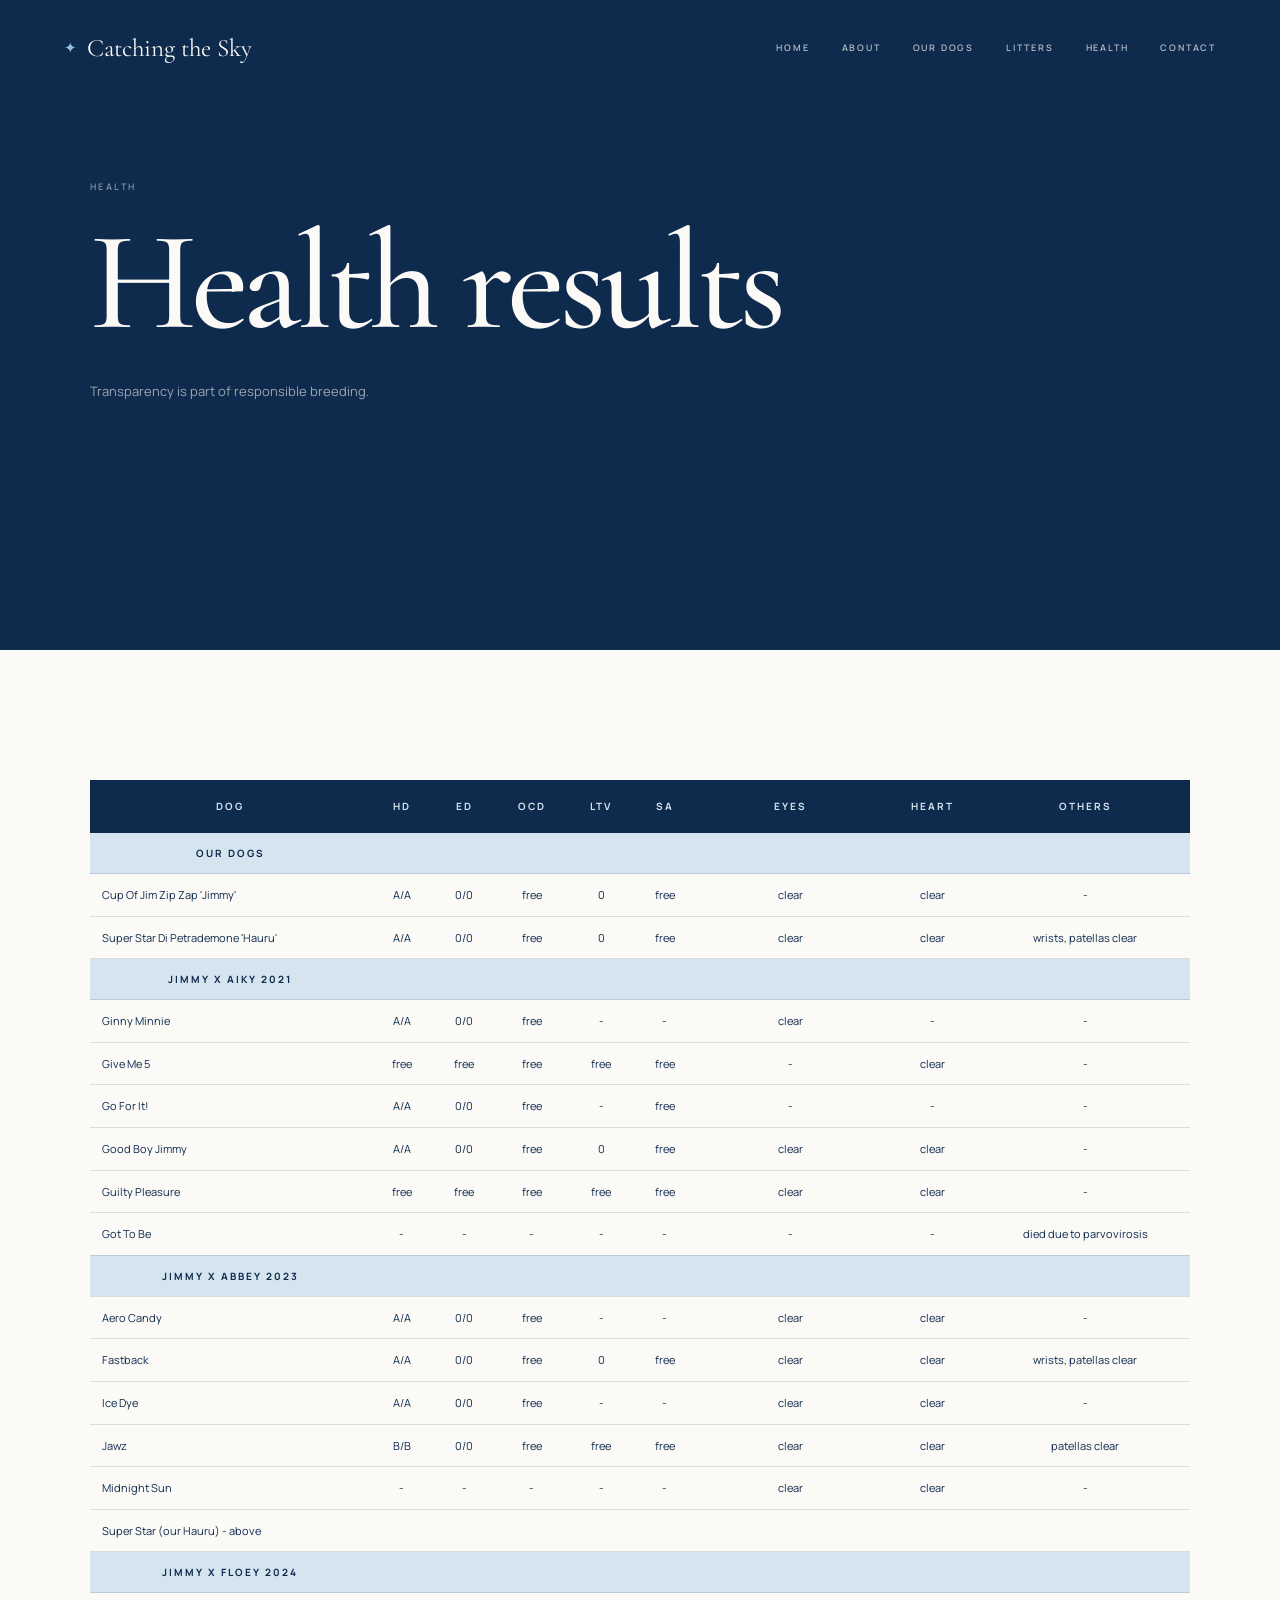
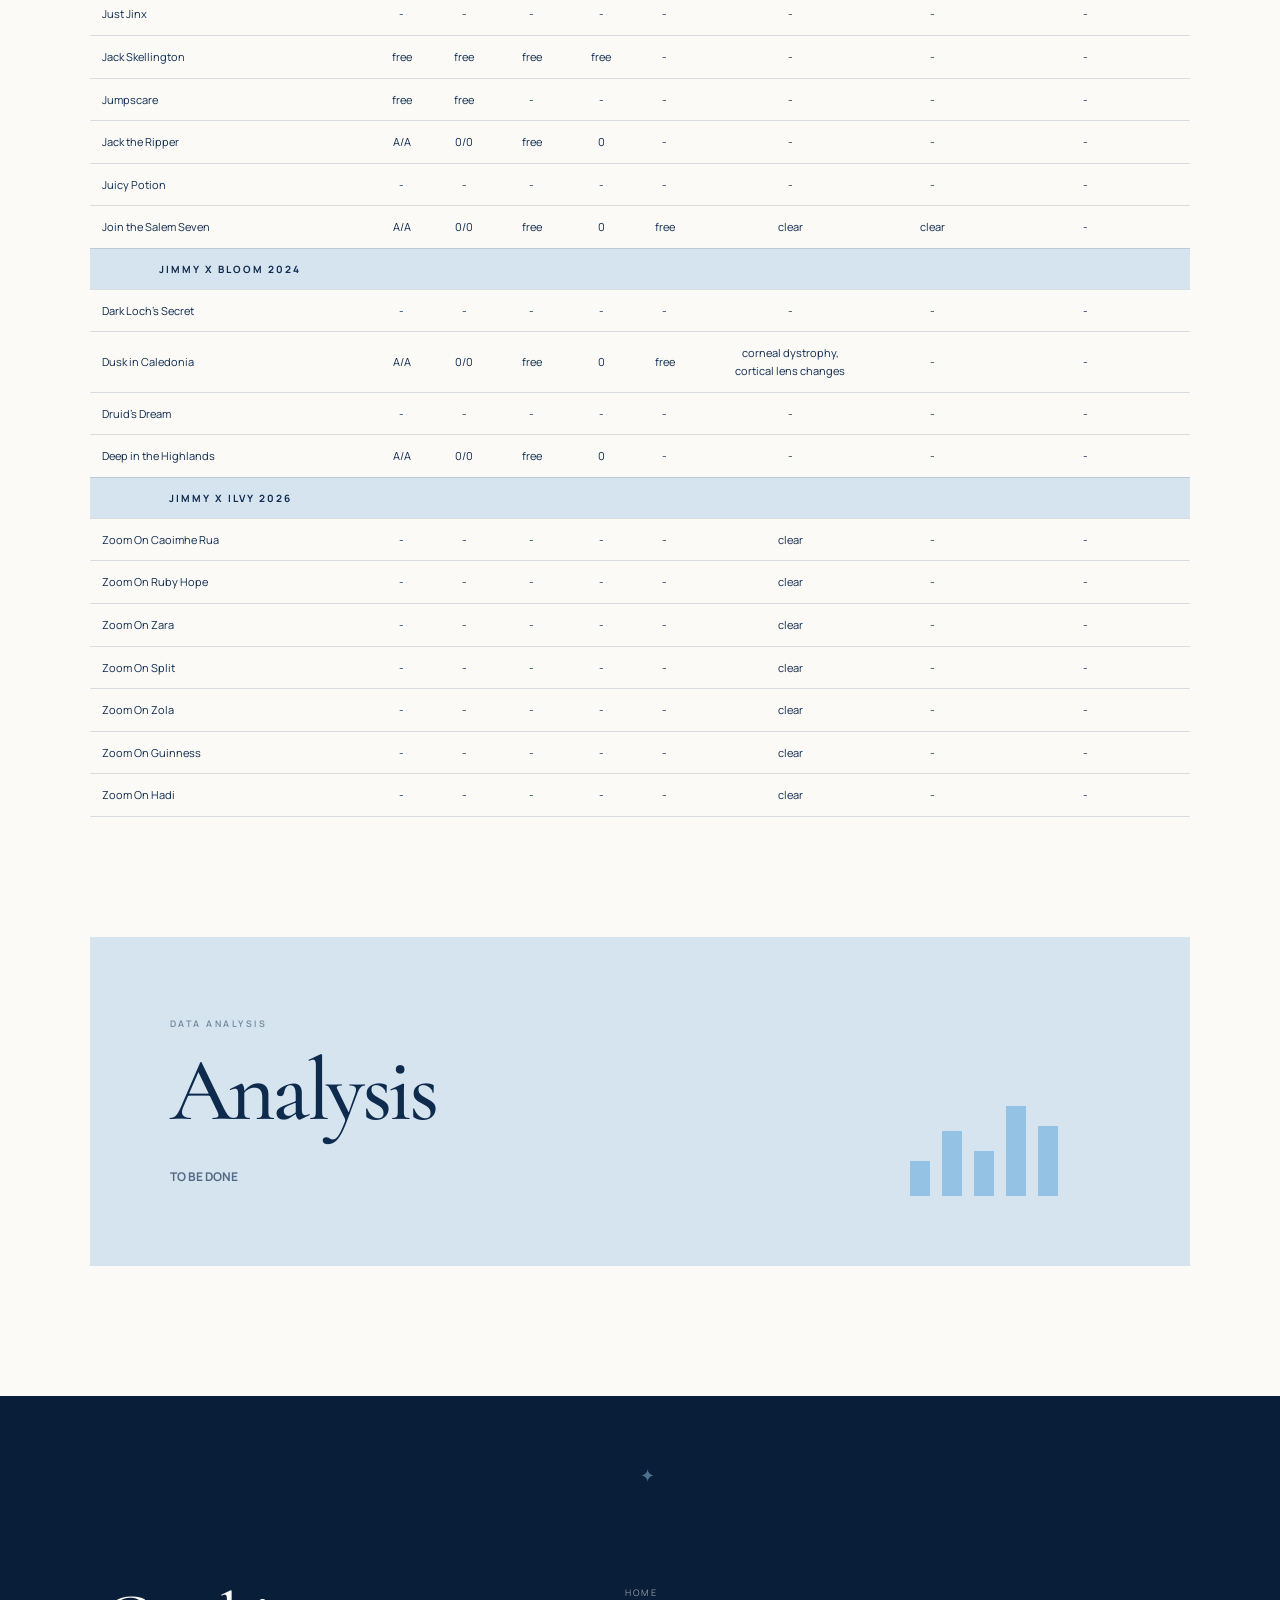
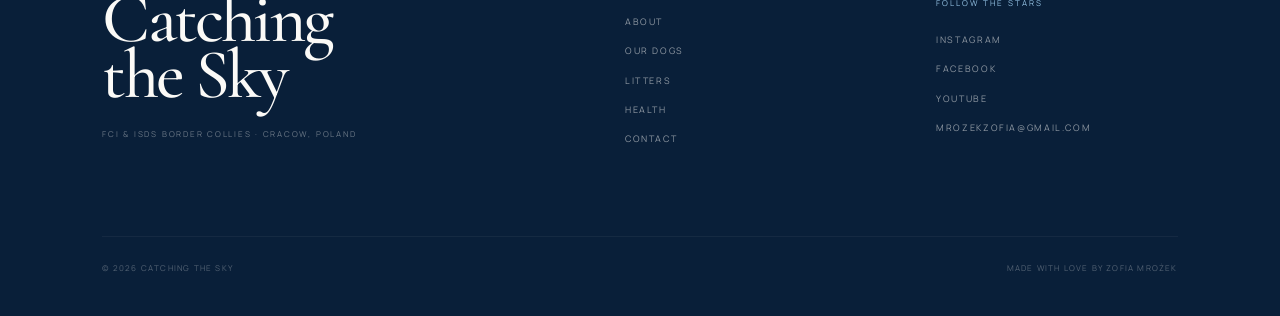
<file: health.html>
<!--- DO ZROBIENIA TUTAJ: sekcja analityczna??? header layout -->

<!DOCTYPE html>
<html lang="en">
<head>

    <meta charset="UTF-8">
    <meta name="viewport" content="width=device-width, initial-scale=1.0">

    <title>Health — Catching the Sky</title>

    <link rel="preconnect" href="https://fonts.googleapis.com">
    <link rel="preconnect" href="https://fonts.gstatic.com" crossorigin>

    <link
        href="https://fonts.googleapis.com/css2?family=Cormorant+Garamond:wght@400;500;600;700&family=Manrope:wght@400;500;600;700&display=swap"
        rel="stylesheet"
    >

    <link rel="stylesheet" href="css/style.css">

</head>

<body class="inner-page dog-page" data-page="health">

<div id="navbar"></div>

<main>

<section class="page-hero page-hero-dark">

    <p class="section-number">
        Health
    </p>

    <h1>
        Health results
    </h1>

    <p>
        Transparency is part of responsible breeding.
    </p>

</section>

<section class="health-page">

    <div class="table-wrapper">

<table class="health-table">
    <tbody>
     <thead><tr><th>Dog</th><th>HD</td><th>ED</th><th>OCD</td><th>LTV</th><th>SA</th><th>eyes</th><th>heart</th><th>others</th></tr></thead>
     <tr style="background-color: #D6E4EF; text-align: center;font-size: 10px;text-transform: uppercase;letter-spacing: .2em;"><td><b>Our dogs</b></td><td></td><td></td><td></td><td></td><td></td><td></td><td></td><td></td></tr>
   
    <tr><td>Cup Of Jim Zip Zap 'Jimmy'</td><td>A/A</td><td>0/0</td><td>free</td><td>0</td><td>free</td><td>clear</td><td>clear</td><td>-</td></tr>
    <tr><td>Super Star Di Petrademone 'Hauru'</td><td>A/A</td><td>0/0</td><td>free</td><td>0</td><td>free</td><td>clear</td><td>clear</td><td>wrists, patellas clear</td></tr>
<tr style="background-color: #D6E4EF; text-align: center;font-size: 10px;text-transform: uppercase;letter-spacing: .2em;"><td><b>Jimmy x Aiky 2021</b></td><td></td><td></td><td></td><td></td><td></td><td></td><td></td><td></td></tr>
    <tr><td>Ginny Minnie</td><td>A/A</td><td>0/0</td><td>free</td><td>-</td><td>-</td><td>clear</td><td>-</td><td>-</td></tr>
    <tr><td>Give Me 5</td><td>free</td><td>free</td><td>free</td><td>free</td><td>free</td><td>-</td><td>clear</td><td>-</td></tr>
    <tr><td>Go For It!</td><td>A/A</td><td>0/0</td><td>free</td><td>-</td><td>free</td><td>-</td><td>-</td><td>-</td></tr>
    <tr><td>Good Boy Jimmy</td><td>A/A</td><td>0/0</td><td>free</td><td>0</td><td>free</td><td>clear</td><td>clear</td><td>-</td></tr>
    <tr><td>Guilty Pleasure</td><td>free</td><td>free</td><td>free</td><td>free</td><td>free</td><td>clear</td><td>clear</td><td>-</td></tr>
    <tr><td>Got To Be</td><td>-</td><td>-</td><td>-</td><td>-</td><td>-</td><td>-</td><td>-</td><td>died due to parvovirosis</td></tr>
<tr style="background-color: #D6E4EF; text-align: center;font-size: 10px;text-transform: uppercase;letter-spacing: .2em;"><td><b>Jimmy x Abbey 2023</b></td><td></td><td></td><td></td><td></td><td></td><td></td><td></td><td></td></tr>
        <tr><td>Aero Candy</td><td>A/A</td><td>0/0</td><td>free</td><td>-</td><td>-</td><td>clear</td><td>clear</td><td>-</td></tr>
        <tr><td>Fastback</td><td>A/A</td><td>0/0</td><td>free</td><td>0</td><td>free</td><td>clear</td><td>clear</td><td>wrists, patellas clear</td></tr>
        <tr><td>Ice Dye</td><td>A/A</td><td>0/0</td><td>free</td><td>-</td><td>-</td><td>clear</td><td>clear</td><td>-</td></tr>
        <tr><td>Jawz</td><td>B/B</td><td>0/0</td><td>free</td><td>free</td><td>free</td><td>clear</td><td>clear</td><td>patellas clear</td></tr>
        <tr><td>Midnight Sun</td><td>-</td><td>-</td><td>-</td><td>-</td><td>-</td><td>clear</td><td>clear</td><td>-</td></tr>
        <tr><td>Super Star (our Hauru) - above</td><td></td><td></td><td></td><td></td><td></td><td></td><td></td><td></td></tr>
    <tr style="background-color: #D6E4EF; text-align: center;font-size: 10px;text-transform: uppercase;letter-spacing: .2em;"><td><b>Jimmy x Floey 2024</b></td><td></td><td></td><td></td><td></td><td></td><td></td><td></td><td></td></tr>
        <tr><td>Just Jinx</td><td>-</td><td>-</td><td>-</td><td>-</td><td>-</td><td>-</td><td>-</td><td>-</td></tr>
        <tr><td>Jack Skellington</td><td>free</td><td>free</td><td>free</td><td>free</td><td>-</td><td>-</td><td>-</td><td>-</td></tr>
        <tr><td>Jumpscare</td><td>free</td><td>free</td><td>-</td><td>-</td><td>-</td><td>-</td><td>-</td><td>-</td></tr>
        <tr><td>Jack the Ripper</td><td>A/A</td><td>0/0</td><td>free</td><td>0</td><td>-</td><td>-</td><td>-</td><td>-</td></tr>
        <tr><td>Juicy Potion</td><td>-</td><td>-</td><td>-</td><td>-</td><td>-</td><td>-</td><td>-</td><td>-</td></tr>
        <tr><td>Join the Salem Seven</td><td>A/A</td><td>0/0</td><td>free</td><td>0</td><td>free</td><td>clear</td><td>clear</td><td>-</td></tr>
    <tr style="background-color: #D6E4EF; text-align: center;font-size: 10px;text-transform: uppercase;letter-spacing: .2em;"><td><b>Jimmy x Bloom 2024</b></td><td></td><td></td><td></td><td></td><td></td><td></td><td></td><td></td></tr>
        <tr><td>Dark Loch's Secret</td><td>-</td><td>-</td><td>-</td><td>-</td><td>-</td><td>-</td><td>-</td><td>-</td></tr>
        <tr><td>Dusk in Caledonia</td><td>A/A</td><td>0/0</td><td>free</td><td>0</td><td>free</td><td>corneal dystrophy,<br>cortical lens changes</td><td>-</td><td>-</td></tr>
        <tr><td>Druid's Dream</td><td>-</td><td>-</td><td>-</td><td>-</td><td>-</td><td>-</td><td>-</td><td>-</td></tr>
        <tr><td>Deep in the Highlands</td><td>A/A</td><td>0/0</td><td>free</td><td>0</td><td>-</td><td>-</td><td>-</td><td>-</td></tr>
    <tr style="background-color: #D6E4EF; text-align: center;font-size: 10px;text-transform: uppercase;letter-spacing: .2em;"><td><b>Jimmy x Ilvy 2026</b></td><td></td><td></td><td></td><td></td><td></td><td></td><td></td><td></td></tr>
        <tr><td>Zoom On Caoimhe Rua</td><td>-</td><td>-</td><td>-</td><td>-</td><td>-</td><td>clear</td><td>-</td><td>-</td></tr>
        <tr><td>Zoom On Ruby Hope</td><td>-</td><td>-</td><td>-</td><td>-</td><td>-</td><td>clear</td><td>-</td><td>-</td></tr>
        <tr><td>Zoom On Zara</td><td>-</td><td>-</td><td>-</td><td>-</td><td>-</td><td>clear</td><td>-</td><td>-</td></tr>
        <tr><td>Zoom On Split</td><td>-</td><td>-</td><td>-</td><td>-</td><td>-</td><td>clear</td><td>-</td><td>-</td></tr>
        <tr><td>Zoom On Zola</td><td>-</td><td>-</td><td>-</td><td>-</td><td>-</td><td>clear</td><td>-</td><td>-</td></tr>
        <tr><td>Zoom On Guinness</td><td>-</td><td>-</td><td>-</td><td>-</td><td>-</td><td>clear</td><td>-</td><td>-</td></tr>
        <tr><td>Zoom On Hadi</td><td>-</td><td>-</td><td>-</td><td>-</td><td>-</td><td>clear</td><td>-</td><td>-</td></tr>
    </tbody></table>

    </div>


    <section class="analysis-box">

        <p class="section-number">
            Data analysis
        </p>

        <h2>
            Analysis
        </h2>

        <p>
            <b>TO BE DONE</b>
        </p>

        <div class="analysis-decoration">
            <span></span>
            <span></span>
            <span></span>
            <span></span>
            <span></span>
        </div>

    </section>

</section>

</main>


<!-- footer -->

<footer class="site-footer">

    <div class="footer-stars">
        ✦
    </div>

    <div class="footer-main">

        <div class="footer-brand">

            <h2>
                Catching<br>
                the Sky
            </h2>

            <p>
                FCI & ISDS Border Collies · Cracow, Poland
            </p>

        </div>


        <div class="footer-navigation">

            <a href="index.html">Home</a>
            <a href="about.html">About</a>
            <a href="our-dogs.html">Our Dogs</a>
            <a href="litters.html">Litters</a>
            <a href="health.html">Health</a>
            <a href="contact.html">Contact</a>

        </div>


        <div class="footer-contact">

            <p class="footer-label">
                Follow the stars
            </p>

            <a href="#">
                Instagram
            </a>

            <a href="#">
                Facebook
            </a>

            <a href="#">
                YouTube
            </a>

            <a href="mailto:mrozekzofia@gmail.com">
                mrozekzofia@gmail.com
            </a>

        </div>

    </div>


    <div class="footer-bottom">

        <span>
            © 2026 Catching the Sky
        </span>

        <span>
            Made with love by zofia mrożek
        </span>

    </div>

</footer>


<script src="js/main.js"></script>

</body>
</html>
</file>
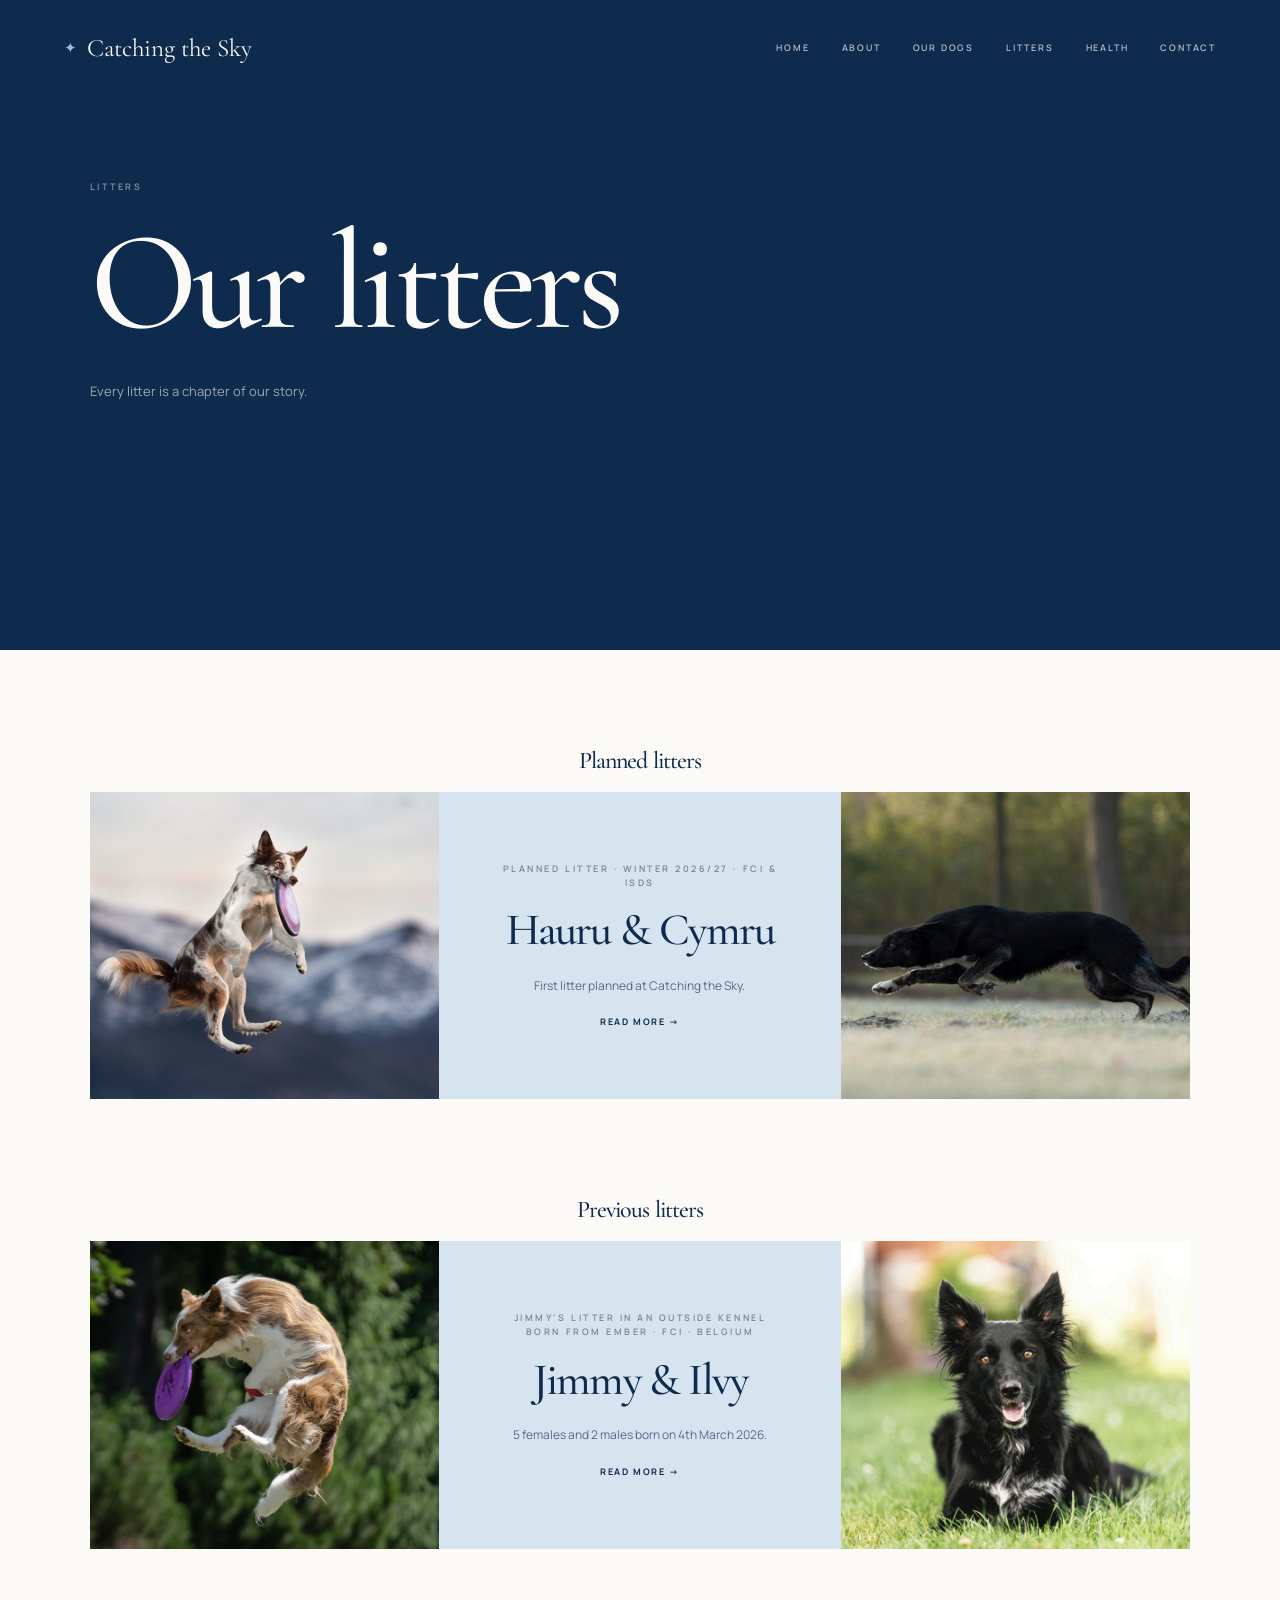
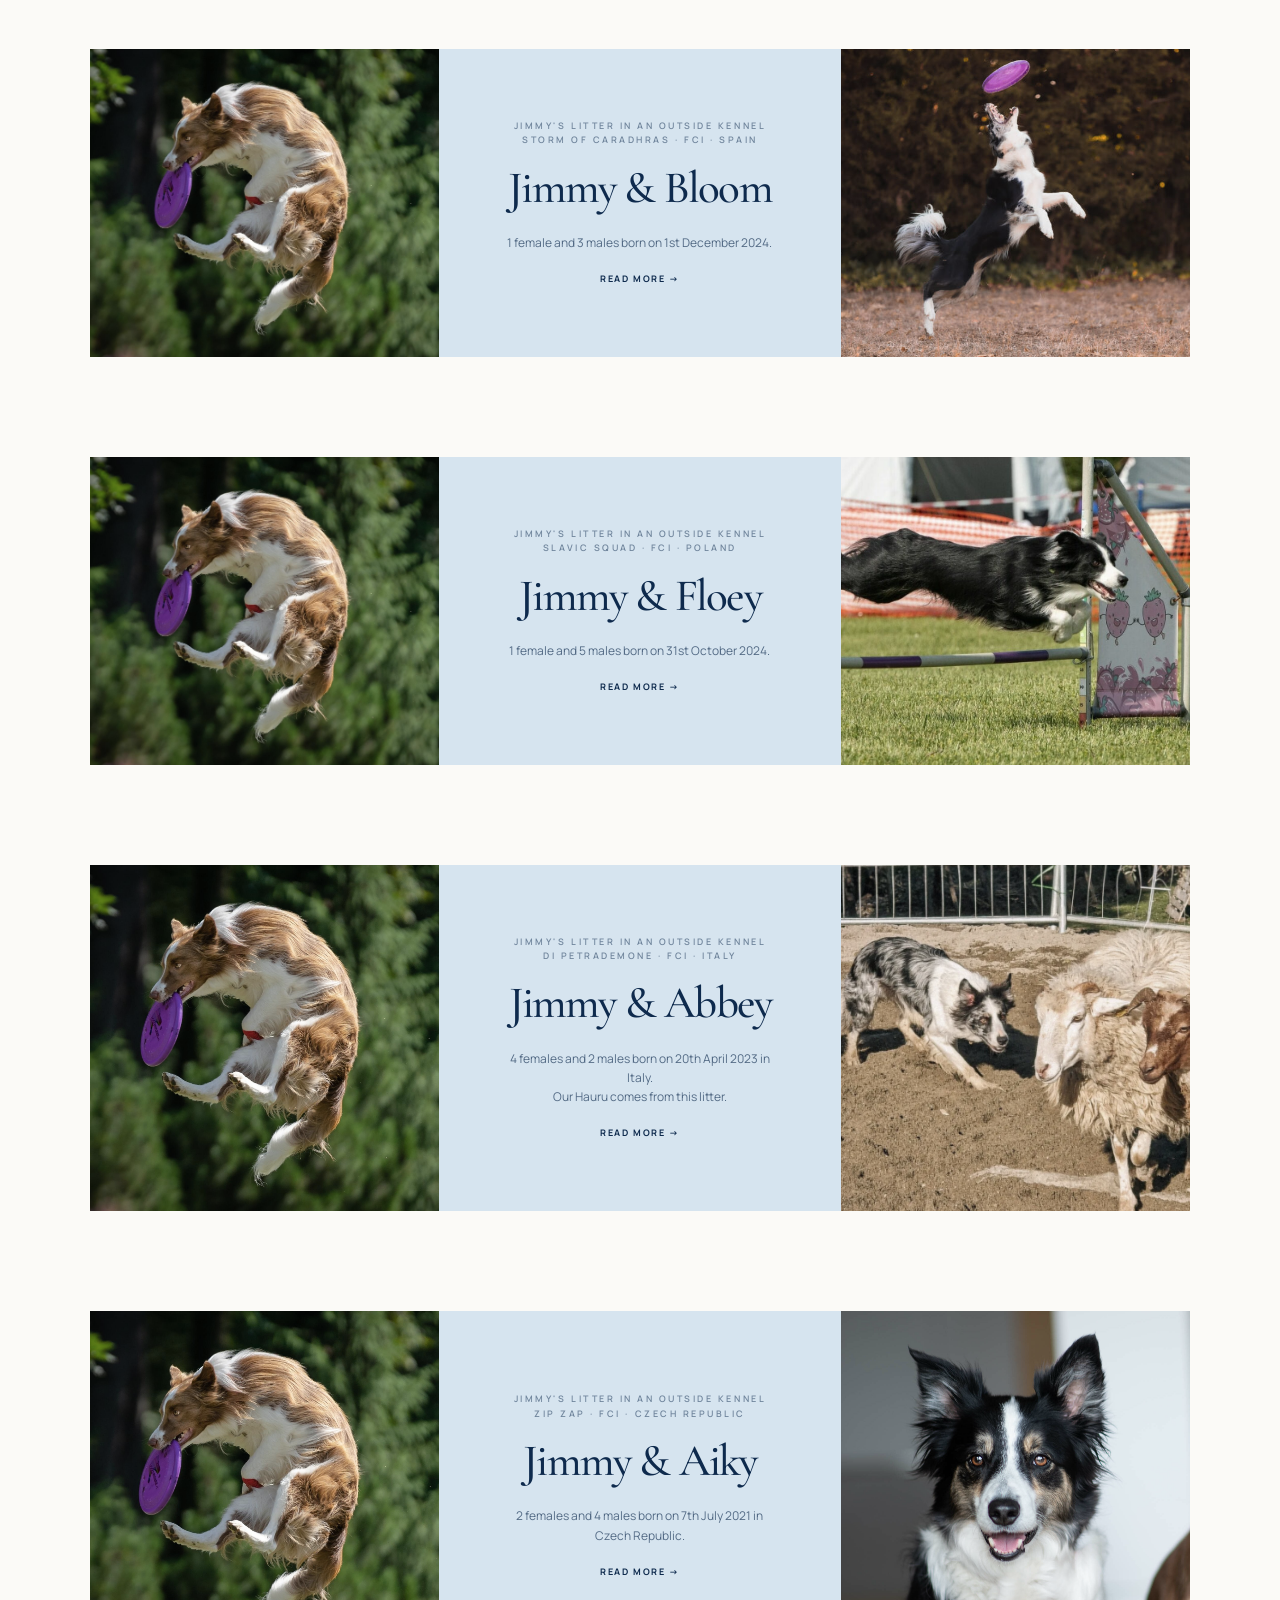
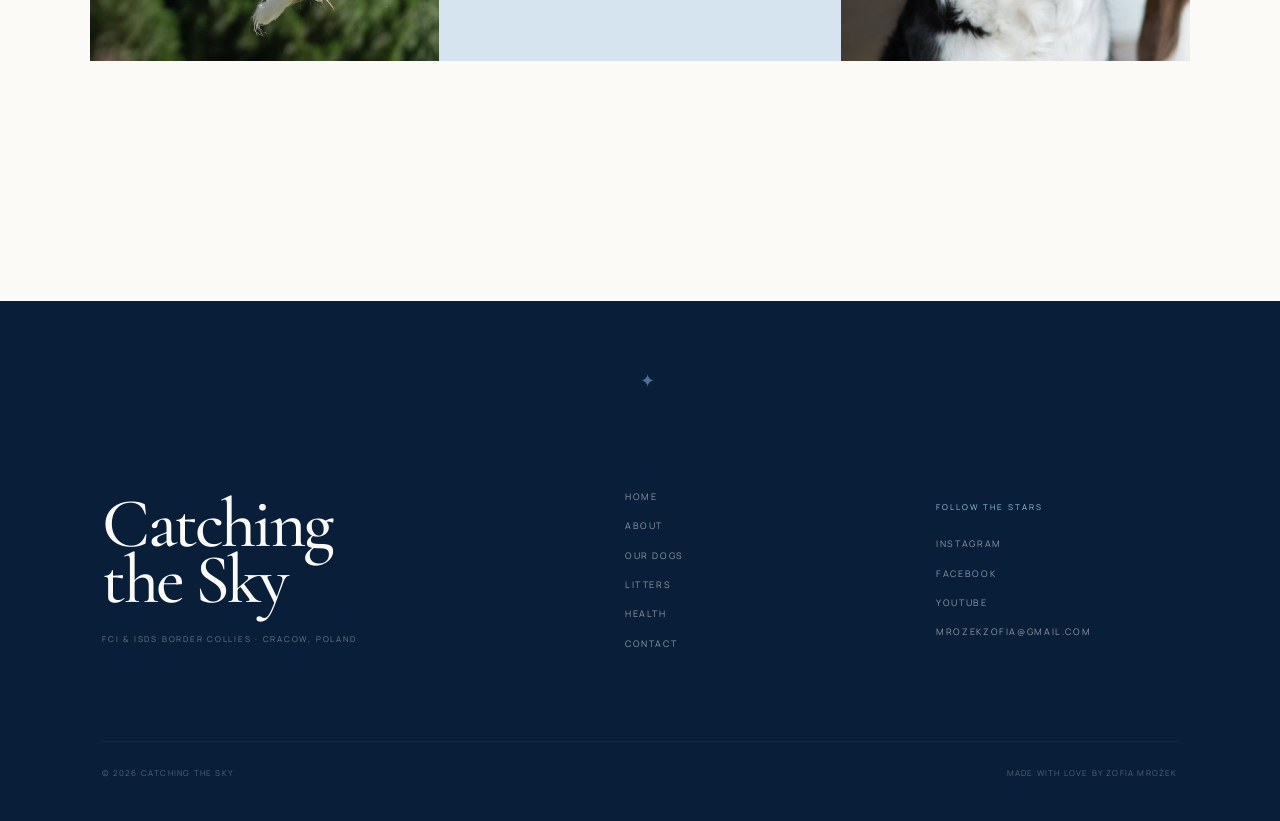
<file: litters.html>
<!--- DO ZROBIENIA TUTAJ: przemyslec layout, dodac podstrony -->

<!DOCTYPE html>
<html lang="en">
<head>

    <meta charset="UTF-8">
    <meta name="viewport" content="width=device-width, initial-scale=1.0">

    <title>Litters — Catching the Sky</title>

    <link rel="preconnect" href="https://fonts.googleapis.com">
    <link rel="preconnect" href="https://fonts.gstatic.com" crossorigin>

    <link
        href="https://fonts.googleapis.com/css2?family=Cormorant+Garamond:wght@400;500;600;700&family=Manrope:wght@400;500;600;700&display=swap"
        rel="stylesheet"
    >

    <link rel="stylesheet" href="css/style.css">

</head>

<body class="inner-page dog-page" data-page="litters">

<div id="navbar"></div>

<main>

<section class="page-hero page-hero-dark">

    <div class="page-hero-stars"></div>

    <p class="section-number">
        Litters
    </p>

    <h1>
        Our litters
    </h1>

    <p>
        Every litter is a chapter of our story.
    </p>

</section>

<section class="litters-page">
    <h1 style="text-align: center;padding-bottom: 20px">Planned litters</h1>

    <div class="litter-card-large">

        <div class="litter-image">

            <img
                src="images/litter-hauru.jpeg"
                alt="Hauru"
            >

        </div>

        <div class="litter-card-content">

            <p class="section-number">
                Planned litter · winter 2026/27 · FCI & ISDS
            </p>

            <h2>
                Hauru & Cymru
            </h2>

            <p>
                First litter planned at Catching the Sky.<br>
                
            </p>

            <a href="litters/hauru-cymru.html" class="card-link">
                Read more →
            </a>

        </div>

        <div class="litter-image">

            <img
                src="images/litter-cymru.jpg"
                alt="Cymru"
            >

        </div>

    </div>

    <h1 style="text-align: center; padding-bottom: 20px">Previous litters</h1>

    <div class="litter-card-large">

        <div class="litter-image">

            <img
                src="images/litter-jimmy.JPG"
                alt="Jimmy"
            >

        </div>

        <div class="litter-card-content">


            <p class="section-number">
                Jimmy's litter in an outside kennel<br>Born from Ember · FCI · Belgium
            </p>

            <h2>
                Jimmy & Ilvy
            </h2>

            <p>
                5 females and 2 males born on 4th March 2026.
            </p>

            <a href="litters/jimmy-ilvy.html" class="card-link">
                Read more →
            </a>

        </div>

        <div class="litter-image">

            <img
                src="images/litter-ilvy.jpg"
                alt="Ilvy"
            >

        </div>

    </div>

    <div class="litter-card-large">

        <div class="litter-image">

            <img
                src="images/litter-jimmy.JPG"
                alt="Jimmy"
            >

        </div>

        <div class="litter-card-content">

            <p class="section-number">
                Jimmy's litter in an outside kennel<br>Storm of Caradhras · FCI · Spain
            </p>

            <h2>
                Jimmy & Bloom
            </h2>

            <p>
                1 female and 3 males born on 1st December 2024.
            </p>

            <a href="litters/jimmy-bloom.html" class="card-link">
                Read more →
            </a>

        </div>

        <div class="litter-image">

            <img
                src="images/litter-bloom.jpg"
                alt="Bloom"
            >

        </div>

    </div>
    <div class="litter-card-large">

        <div class="litter-image">

            <img
                src="images/litter-jimmy.JPG"
                alt="Jimmy"
            >

        </div>

        <div class="litter-card-content">

            <p class="section-number">
                Jimmy's litter in an outside kennel<br>Slavic Squad · FCI · Poland
            </p>

            <h2>
                Jimmy & Floey
            </h2>

            <p>
                1 female and 5 males born on 31st October 2024.
            </p>

            <a href="litters/jimmy-floey.html" class="card-link">
                Read more →
            </a>

        </div>

        <div class="litter-image">

            <img
                src="images/litter-floey.jpg"
                alt="Floey"
            >

        </div>

    </div>


    <div class="litter-card-large">

        <div class="litter-image">

            <img
                src="images/litter-jimmy.JPG"
                alt="Jimmy"
            >

        </div>

        <div class="litter-card-content">


            <p class="section-number">
                Jimmy's litter in an outside kennel<br>Di Petrademone · FCI · Italy
            </p>

            <h2>
                Jimmy & Abbey
            </h2>

            <p>
                4 females and 2 males born on 20th April 2023 in Italy.<br>
                Our Hauru comes from this litter.
            </p>

            <a href="litters/jimmy-abbey.html" class="card-link">
                Read more →
            </a>

        </div>

        <div class="litter-image">

            <img
                src="images/litter-abbey.png"
                alt="Abbey"
            >

        </div>

    </div>
    <div class="litter-card-large">

        <div class="litter-image">

            <img
                src="images/litter-jimmy.JPG"
                alt="Jimmy"
            >

        </div>

        <div class="litter-card-content">

            <p class="section-number">
                Jimmy's litter in an outside kennel<br>Zip Zap · FCI · Czech Republic
            </p>

            <h2>
                Jimmy & Aiky
            </h2>

            <p>
                2 females and 4 males born on 7th July 2021 in Czech Republic.
            </p>

            <a href="litters/jimmy-aiky.html" class="card-link">
                Read more →
            </a>

        </div>

        <div class="litter-image">

            <img
                src="images/litter-aiky.jpg"
                alt="Aiky"
            >

        </div>

    </div> 

</section>

</main>


<!-- footer -->

<footer class="site-footer">

    <div class="footer-stars">
        ✦
    </div>

    <div class="footer-main">

        <div class="footer-brand">

            <h2>
                Catching<br>
                the Sky
            </h2>

            <p>
                FCI & ISDS Border Collies · Cracow, Poland
            </p>

        </div>


        <div class="footer-navigation">

            <a href="index.html">Home</a>
            <a href="about.html">About</a>
            <a href="our-dogs.html">Our Dogs</a>
            <a href="litters.html">Litters</a>
            <a href="health.html">Health</a>
            <a href="contact.html">Contact</a>

        </div>


        <div class="footer-contact">

            <p class="footer-label">
                Follow the stars
            </p>

            <a href="#">
                Instagram
            </a>

            <a href="#">
                Facebook
            </a>

            <a href="#">
                YouTube
            </a>

            <a href="mailto:mrozekzofia@gmail.com">
                mrozekzofia@gmail.com
            </a>

        </div>

    </div>


    <div class="footer-bottom">

        <span>
            © 2026 Catching the Sky
        </span>

        <span>
            Made with love by zofia mrożek
        </span>

    </div>

</footer>


<script src="js/main.js"></script>

</body>
</html>
</file>
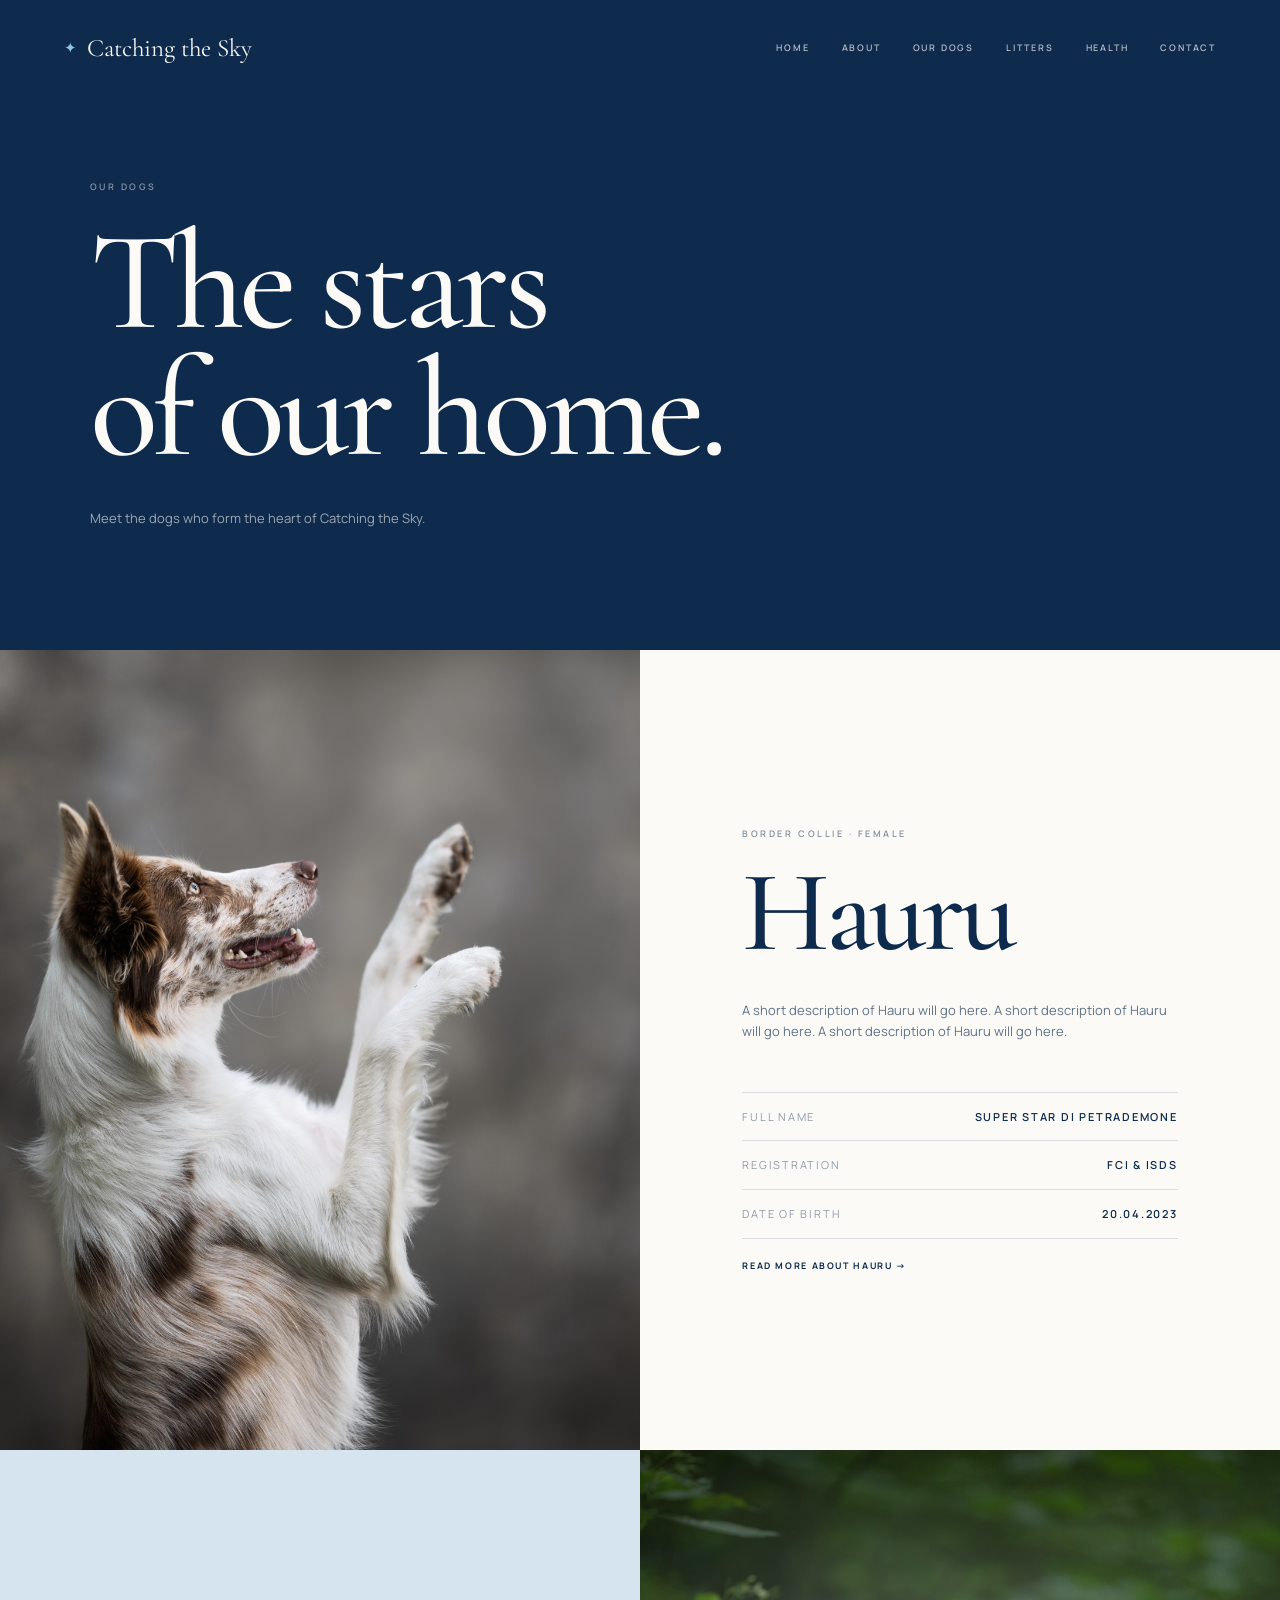
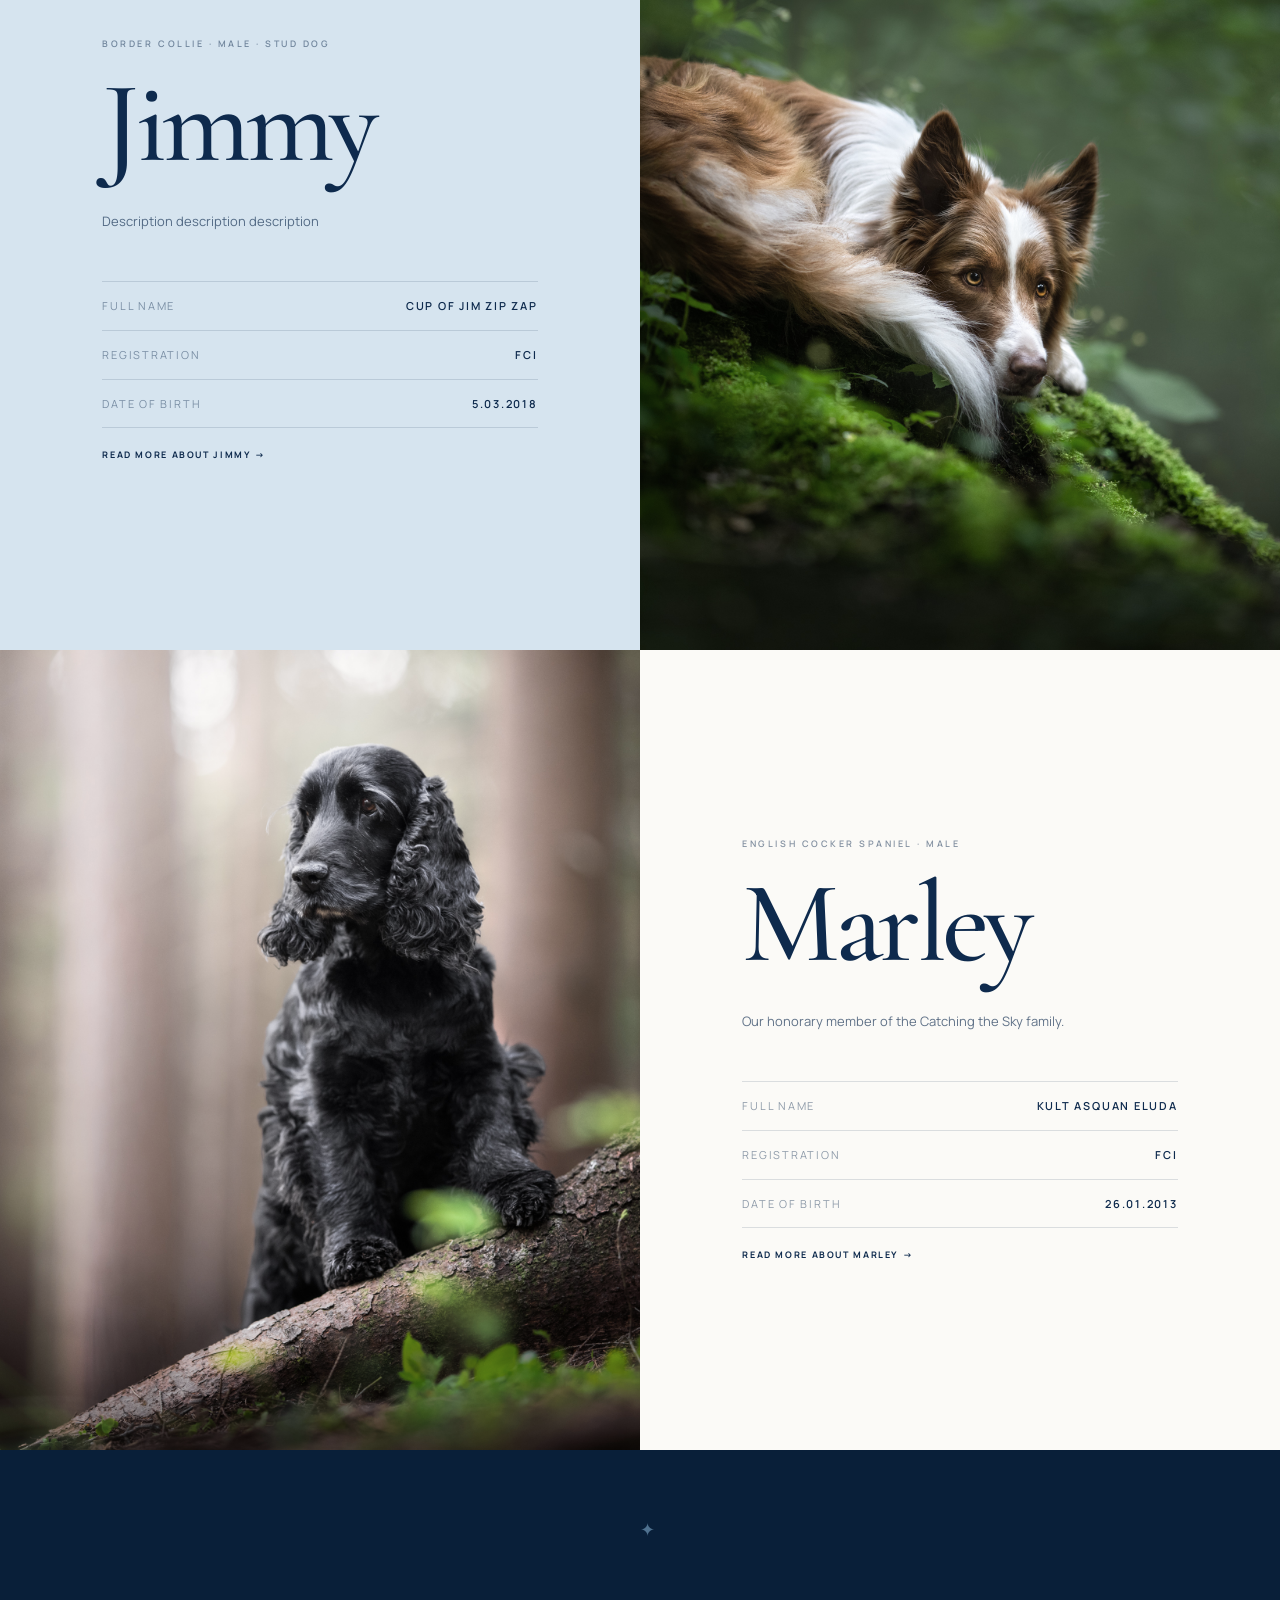
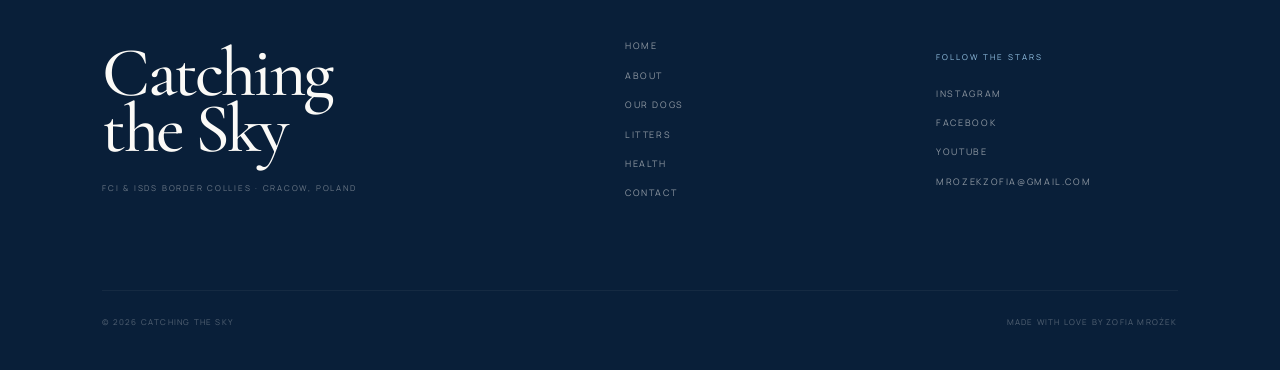
<file: our-dogs.html>
<!--- DO ZROBIENIA TUTAJ: linki i strony pojedyncze + ocenić czy nowy layout nam leży i jakie informacje ma zawierac -->

<!DOCTYPE html>
<html lang="en">
<head>

    <meta charset="UTF-8">
    <meta name="viewport" content="width=device-width, initial-scale=1.0">

    <title>Our Dogs — Catching the Sky</title>

    <link rel="preconnect" href="https://fonts.googleapis.com">
    <link rel="preconnect" href="https://fonts.gstatic.com" crossorigin>

    <link
        href="https://fonts.googleapis.com/css2?family=Cormorant+Garamond:wght@400;500;600;700&family=Manrope:wght@400;500;600;700&display=swap"
        rel="stylesheet"
    >

    <link rel="stylesheet" href="css/style.css">

</head>

<body class="inner-page dog-page" data-page="dogs">

<div id="navbar"></div>

<main>

<section class="page-hero page-hero-dark">

    <p class="section-number">
        Our dogs
    </p>

    <h1>
        The stars<br>
        of our home.
    </h1>

    <p>
        Meet the dogs who form the heart of Catching the Sky.
    </p>

</section>


<section class="dogs-list">

    <!-- HAURU -->

    <article class="dog-profile" id="hauru">

        <div class="dog-profile-image">

            <img
                src="images/hauru.jpg"
                alt="Hauru"
            >

        </div>

        <div class="dog-profile-content">

            <p class="section-number">
                Border Collie · Female
            </p>

            <h2>
                Hauru
            </h2>

            <p class="dog-intro">
                A short description of Hauru will go here.
                A short description of Hauru will go here.
                A short description of Hauru will go here.
            </p>

            <div class="dog-facts">

                <div>
                    <span>Full name</span>
                    <strong>Super Star Di Petrademone</strong>
                </div>

                <div>
                    <span>Registration</span>
                    <strong>FCI & ISDS</strong>
                </div>

                <div>
                    <span>Date of birth</span>
                    <strong>20.04.2023</strong>
                </div>

            </div>

            <a href="our-dogs/hauru.html" class="text-link">
                Read more about Hauru →
            </a>

        </div>

    </article>


    <!-- JIMMY -->

    <article class="dog-profile dog-profile-reverse" id="jimmy">

        <div class="dog-profile-image">

            <img
                src="images/jimmy.jpg"
                alt="Jimmy"
            >

        </div>

        <div class="dog-profile-content">

            <p class="section-number">
                Border Collie · Male · Stud dog
            </p>

            <h2>
                Jimmy
            </h2>

            <p class="dog-intro">
                Description description description
            </p>

            <div class="dog-facts">

                <div>
                    <span>Full name</span>
                    <strong>Cup Of Jim Zip Zap</strong>
                </div>

                <div>
                    <span>Registration</span>
                    <strong>FCI</strong>
                </div>

                <div>
                    <span>Date of birth</span>
                    <strong>5.03.2018</strong>
                </div>

            </div>

            <a href="our-dogs/jimmy.html" class="text-link">
                Read more about Jimmy →
            </a>

        </div>

    </article>


    <!-- MARLEY -->

    <article class="dog-profile" id="marley">

        <div class="dog-profile-image">

            <img
                src="images/marley.jpg"
                alt="Marley"
            >

        </div>

        <div class="dog-profile-content">

            <p class="section-number">
                English Cocker Spaniel · Male
            </p>

            <h2>
                Marley
            </h2>

            <p class="dog-intro">
                Our honorary member of the Catching the Sky
                family.
            </p>

            <div class="dog-facts">

                <div>
                    <span>Full name</span>
                    <strong>Kult Asquan Eluda</strong>
                </div>
<div>
                    <span>Registration</span>
                    <strong>FCI</strong>
                </div>
                <div>
                    <span>Date of birth</span>
                    <strong>26.01.2013</strong>
                </div>

            </div>

            <a href="our-dogs/marley.html" class="text-link">
                Read more about Marley →
            </a>

        </div>

    </article>

</section>

</main>


<!-- footer -->

<footer class="site-footer">

    <div class="footer-stars">
        ✦
    </div>

    <div class="footer-main">

        <div class="footer-brand">

            <h2>
                Catching<br>
                the Sky
            </h2>

            <p>
                FCI & ISDS Border Collies · Cracow, Poland
            </p>

        </div>

        <div class="footer-navigation">

            <a href="index.html">Home</a>
            <a href="about.html">About</a>
            <a href="our-dogs.html">Our Dogs</a>
            <a href="litters.html">Litters</a>
            <a href="health.html">Health</a>
            <a href="contact.html">Contact</a>

        </div>

        <div class="footer-contact">

            <p class="footer-label">
                Follow the stars
            </p>

            <a href="#">
                Instagram
            </a>

            <a href="#">
                Facebook
            </a>

            <a href="#">
                YouTube
            </a>

            <a href="mailto:mrozekzofia@gmail.com">
                mrozekzofia@gmail.com
            </a>

        </div>

    </div>

    <div class="footer-bottom">

        <span>
            © 2026 Catching the Sky
        </span>

        <span>
            Made with love by zofia mrożek
        </span>

    </div>

</footer>


<script src="js/main.js"></script>

</body>
</html>
</file>
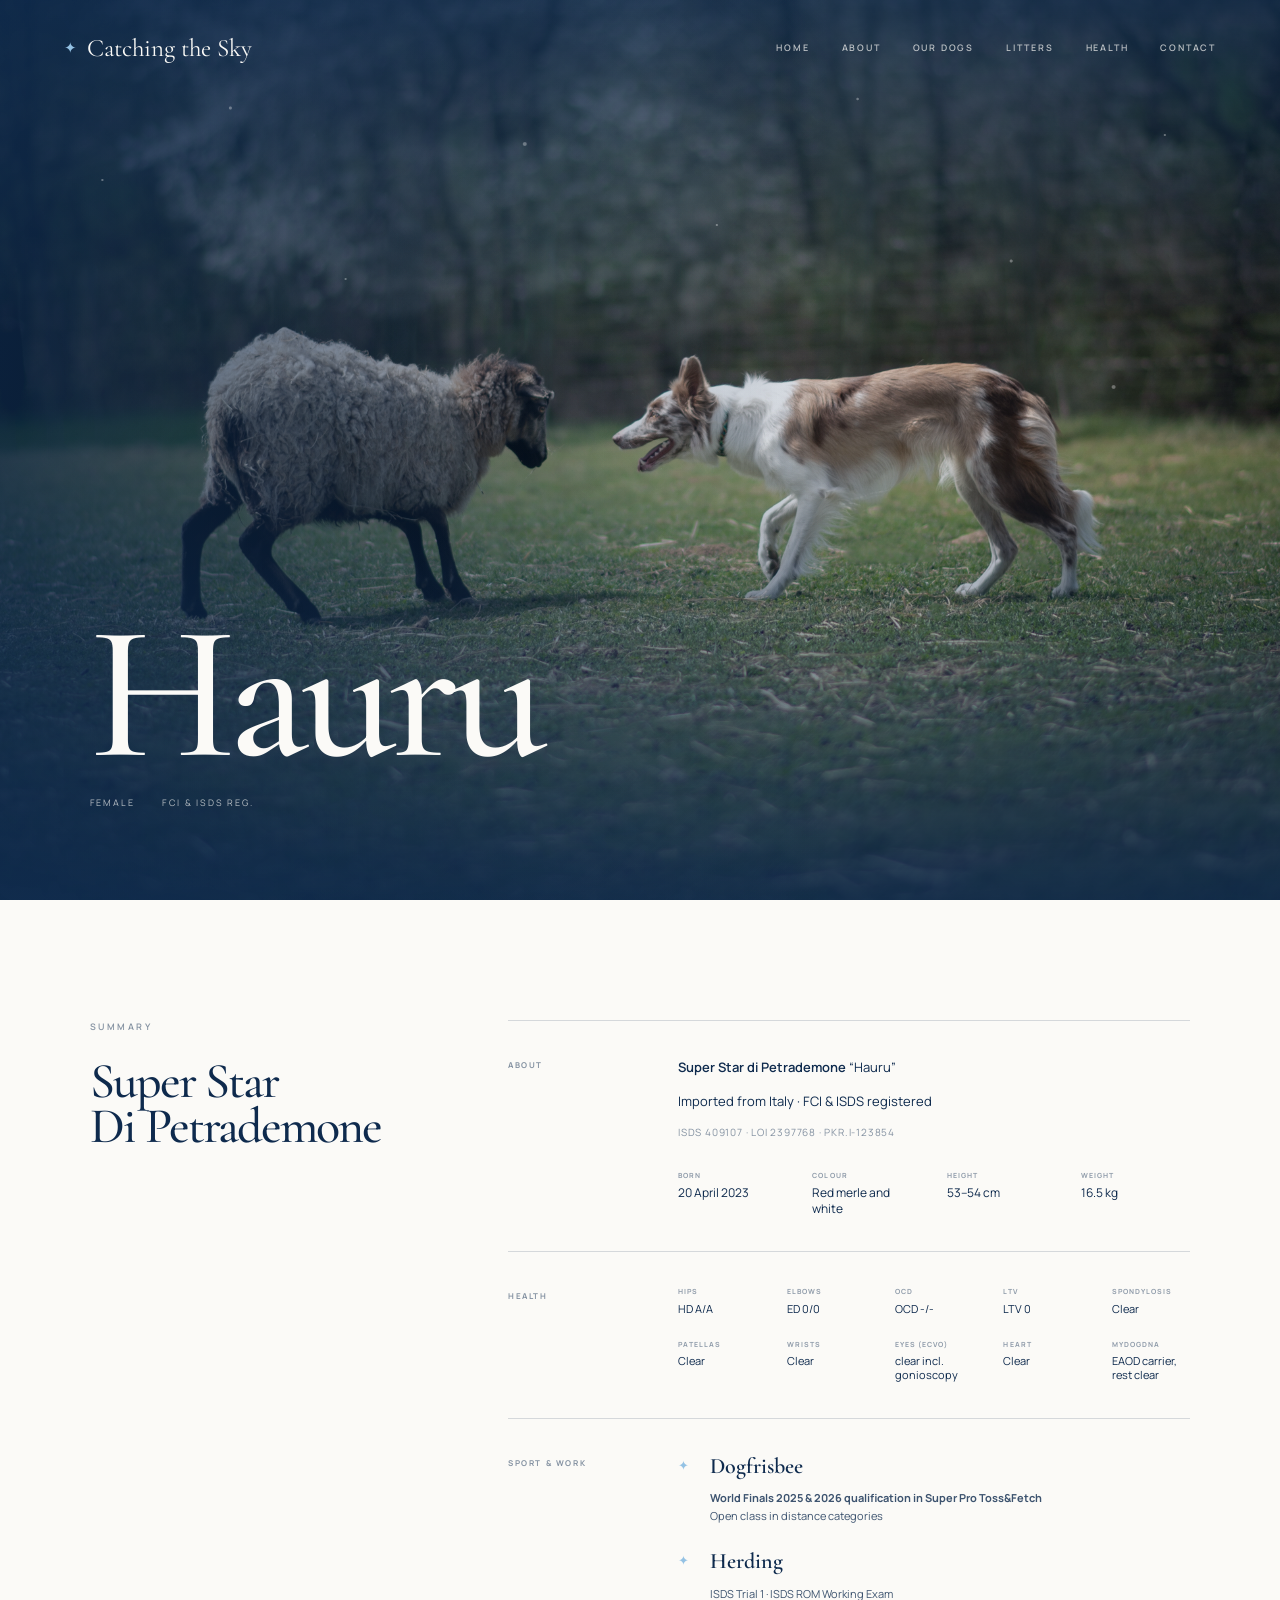
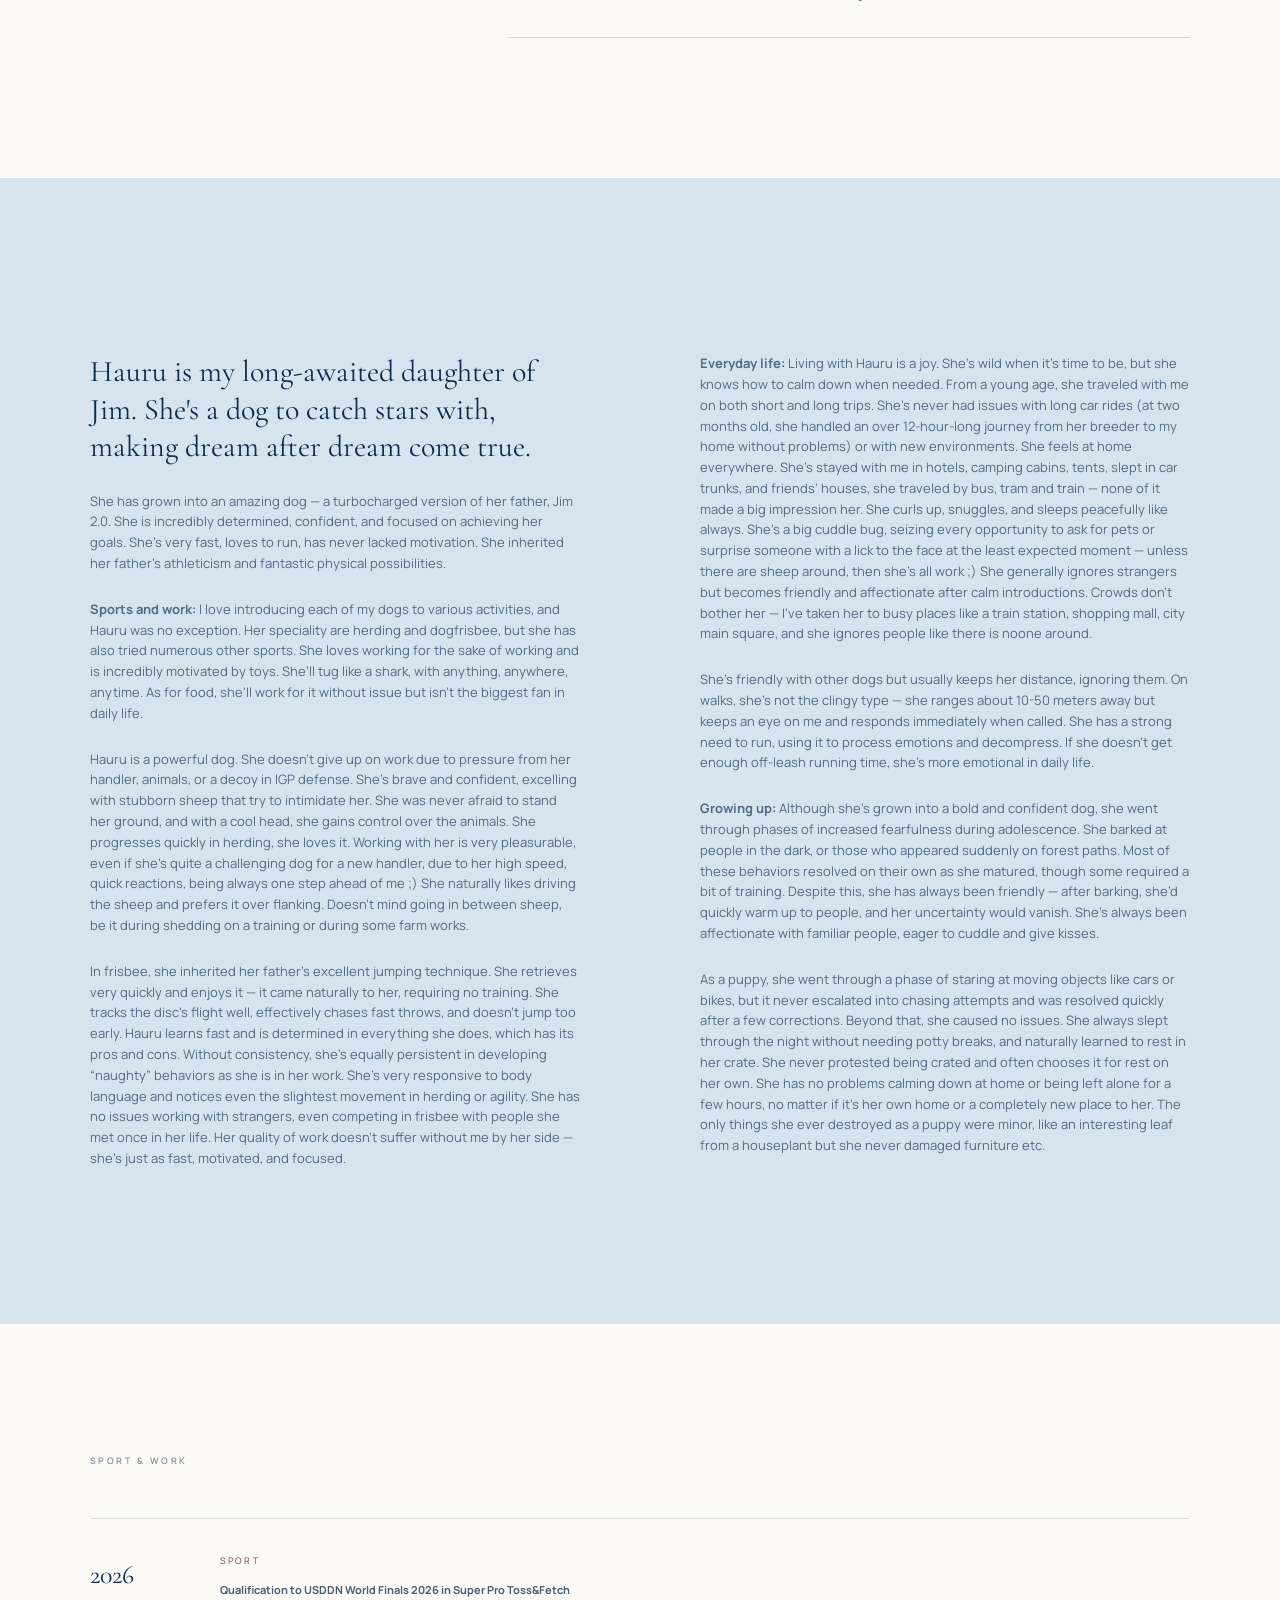
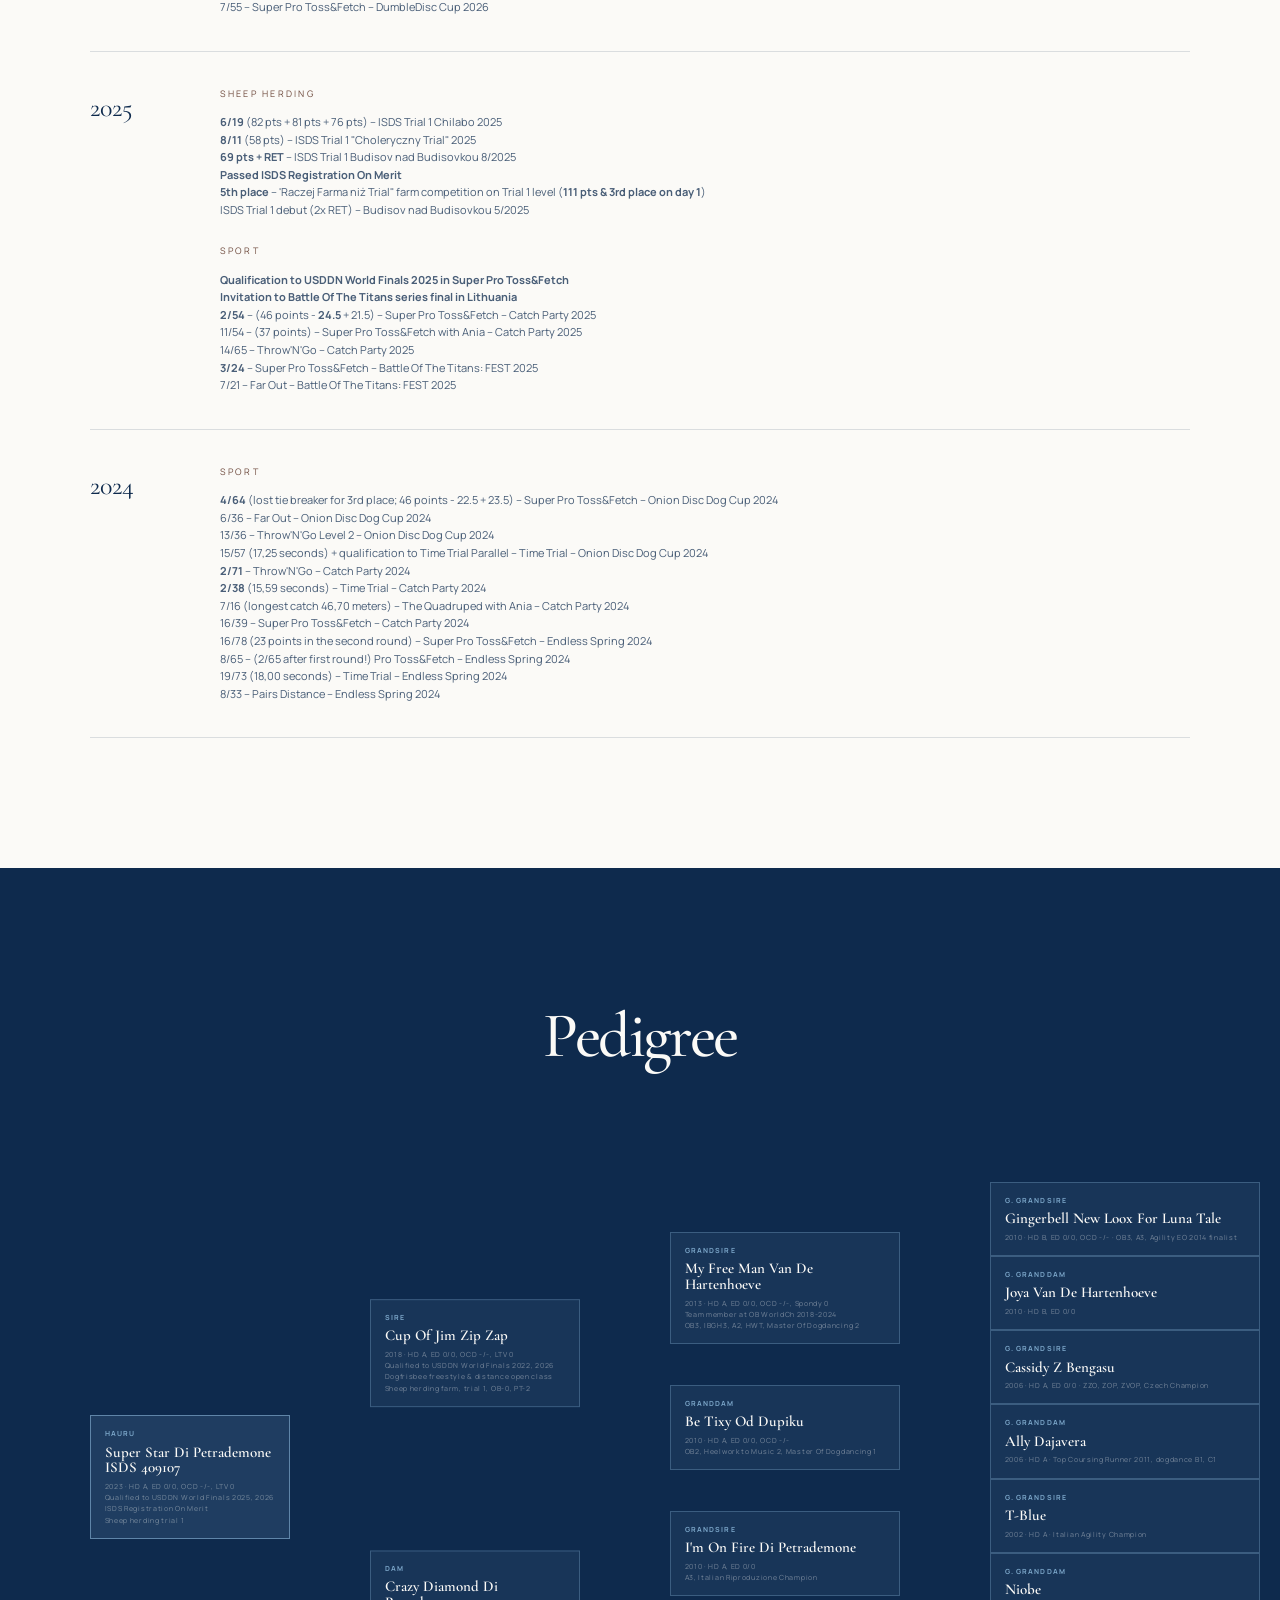
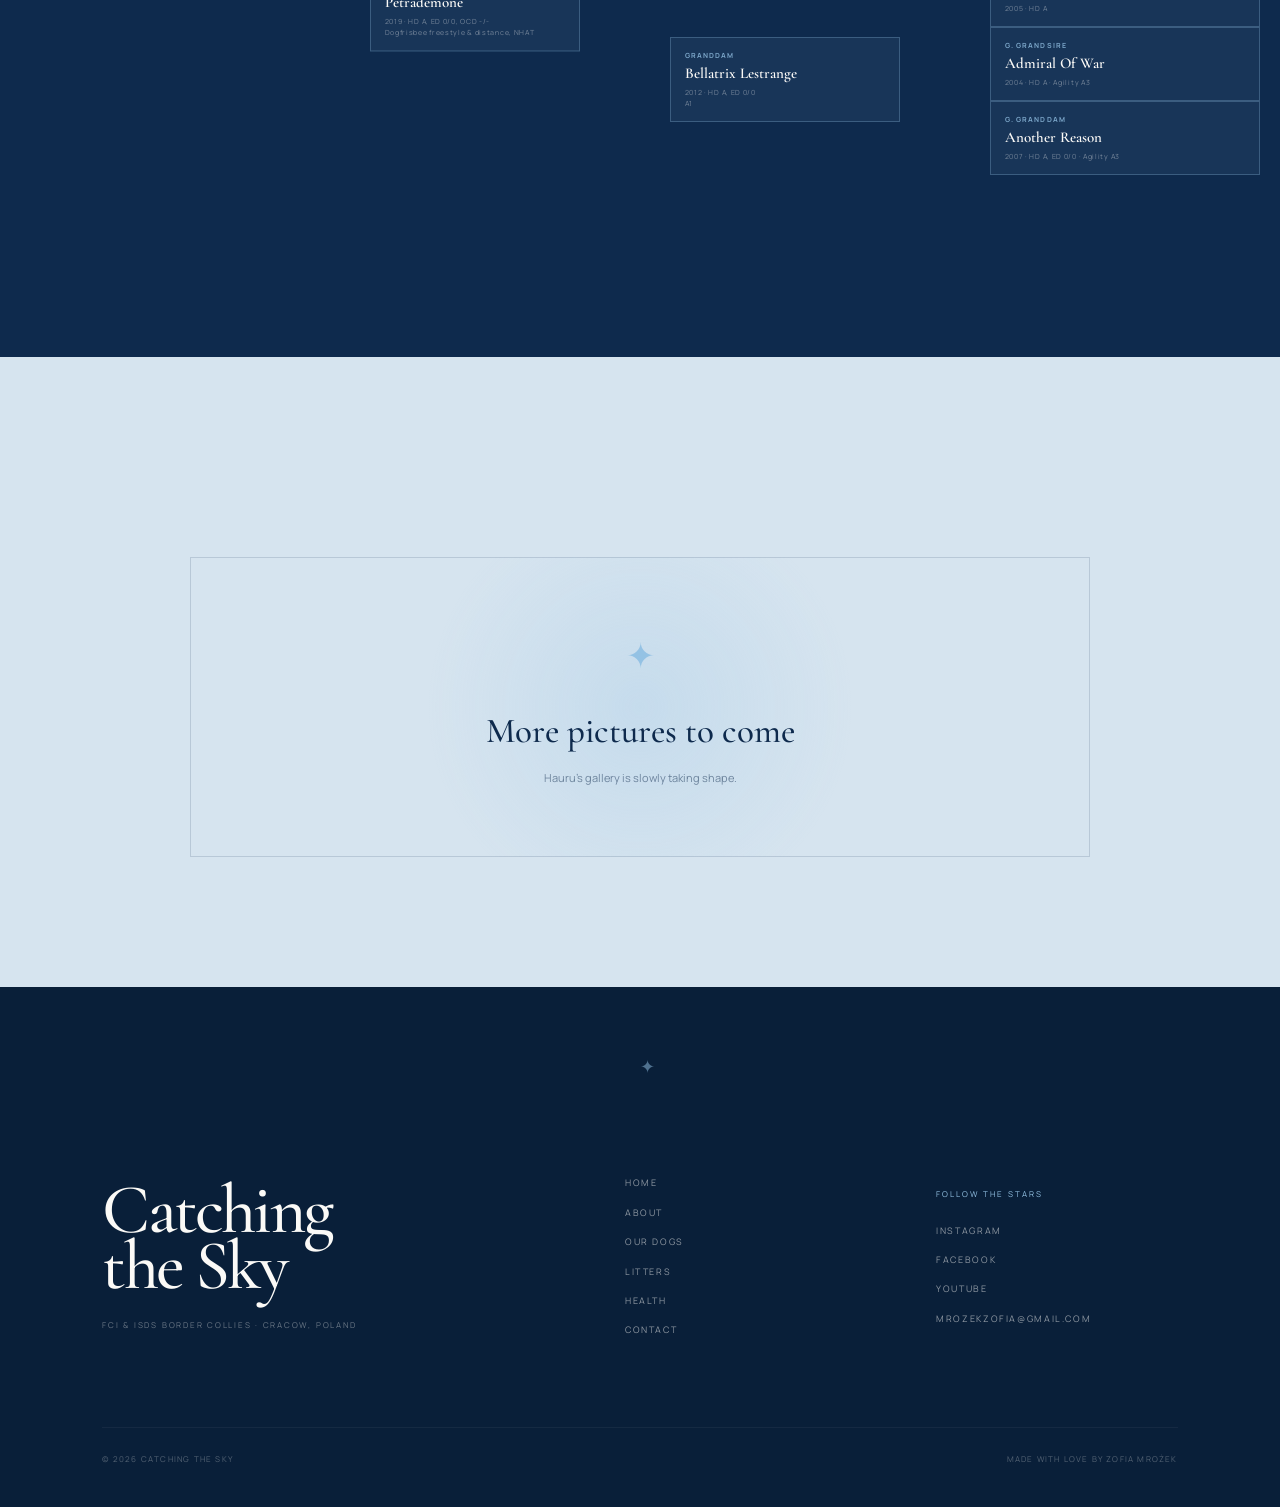
<file: our-dogs/hauru.html>
<!DOCTYPE html>
<html lang="en">
<head>

    <meta charset="UTF-8">
    <meta name="viewport" content="width=device-width, initial-scale=1.0">

    <title>Hauru - Catching the Sky</title>

    <link rel="preconnect" href="https://fonts.googleapis.com">
    <link rel="preconnect" href="https://fonts.gstatic.com" crossorigin>

    <link
        href="https://fonts.googleapis.com/css2?family=Cormorant+Garamond:wght@400;500;600;700&family=Manrope:wght@400;500;600;700&display=swap"
        rel="stylesheet"
    >

    <link rel="stylesheet" href="../css/style.css">

</head>

<body class="inner-page dog-page" data-page="hauru">

<div id="navbar"></div>

<main>

    <section class="single-dog-hero">

        <div class="single-dog-hero-image">

            <img
                src="../images/hauru-page.jpg"
                alt="Hauru"
            >

        </div>

        <div class="single-dog-hero-overlay"></div>

        <div class="single-dog-stars"></div>

        <div class="single-dog-hero-content">

            <h1>Hauru</h1>

            <div class="single-dog-meta">

                <span>Female</span>
                <span>FCI & ISDS REG.</span>
               
            </div>

        </div>

    </section>

    <section class="single-dog-summary">

    <div class="single-dog-summary-intro">

        <p class="section-number">
            Summary
        </p>

        <h2>
            Super Star<br>
            Di Petrademone
        </h2>

    </div>


    <div class="single-dog-summary-content">
        
        <div class="summary-block">

            <span class="summary-label">
                About
            </span>

            <div class="summary-details">

                <p>
                    <strong>Super Star di Petrademone</strong> “Hauru”<br>
                </p>

                <p>
                    Imported from Italy · FCI & ISDS registered
                </p>

                <p class="summary-small">
                    ISDS 409107 · LOI 2397768 · PKR.I-123854
                </p>

                <div class="summary-inline">

                    <span>
                        <small>Born</small>
                        20 April 2023
                    </span>

                    <span>
                        <small>Colour</small>
                        Red merle and white
                    </span>

                    <span>
                        <small>Height</small>
                        53–54 cm
                    </span>

                    <span>
                        <small>Weight</small>
                        16.5 kg
                    </span>

                </div>

            </div>

        </div>


        <!-- HEALTH -->

        <div class="summary-block">

            <span class="summary-label">
                Health
            </span>

            <div class="summary-details">

                <div class="health-grid">

                    <span>
                        <small>Hips</small>
                        HD A/A
                    </span>

                    <span>
                        <small>Elbows</small>
                        ED 0/0
                    </span>

                    <span>
                        <small>OCD</small>
                        OCD -/-
                    </span>

                    <span>
                        <small>LTV</small>
                        LTV 0
                    </span>

                    <span>
                        <small>Spondylosis</small>
                        Clear
                    </span>

                    <span>
                        <small>Patellas</small>
                        Clear
                    </span>

                    <span>
                        <small>Wrists</small>
                        Clear
                    </span>

                    <span>
                        <small>Eyes (ECVO)</small>
                        clear incl. gonioscopy
                    </span>

                    <span>
                        <small>Heart</small>
                        Clear
                    </span>

                    <span>
                        <small>MyDogDNA</small>
                        EAOD carrier,<br>rest clear
                    </span>

                </div>

            </div>

        </div>

        <div class="summary-block">

            <span class="summary-label">
                Sport & work
            </span>

            <div class="summary-details sport-details">

                <div class="sport-item">

                    <span class="sport-mark">✦</span>

                    <div>
                        <strong>Dogfrisbee</strong>

                        <p>
                            <b>World Finals 2025 & 2026 qualification
                            in Super Pro Toss&Fetch</b><br>
                            Open class in distance categories
                        </p>
                    </div>

                </div>


                <div class="sport-item">

                    <span class="sport-mark">✦</span>

                    <div>
                        <strong>Herding</strong>

                        <p>
                            ISDS Trial 1 · ISDS ROM Working Exam
                        </p>
                    </div>

                </div>

            </div>

        </div>

    </div>

</section>



    <section class="single-dog-about">

        <div class="single-dog-about-grid">

            <div class="single-dog-about-text">

                <p class="single-dog-lead">
                    Hauru is my long-awaited daughter of Jim. She's a dog to catch stars with, making dream after dream come true.
                </p>

                <p>She has grown into an amazing dog — a turbocharged version of her 
                    father, Jim 2.0. She is incredibly determined, confident, and focused 
                    on achieving her goals. She’s very fast, loves to run, has never lacked 
                    motivation. She inherited her father’s athleticism and fantastic physical 
                    possibilities.</p>

                <p><b>Sports and work:</b> I love introducing each of my dogs to various 
                    activities, and Hauru was no exception. Her speciality are herding and 
                    dogfrisbee, but she has also tried numerous other sports. She loves working 
                    for the sake of working and is incredibly motivated by toys. She’ll tug 
                    like a shark, with anything, anywhere, anytime. As for food, she’ll work for 
                    it without issue but isn't the biggest fan in daily life.</p>

                <p>Hauru is a powerful dog. She doesn’t give up on work due to pressure from her handler, 
                    animals, or a decoy in IGP defense. She’s brave and confident, 
                    excelling with stubborn sheep that try to intimidate her. She was 
                    never afraid to stand her ground, and with a cool head, she gains 
                    control over the animals. She progresses quickly in herding, she 
                    loves it. Working with her is very pleasurable, even if she's quite a 
                    challenging dog for a new handler, due to her high speed, quick reactions,
                     being always one step ahead of me ;) She naturally likes driving the sheep 
                     and prefers it over flanking. Doesn't mind going in between sheep, be it
                    during shedding on a training or during some farm works.</p>

                <p>In frisbee, she inherited her father’s excellent jumping technique.
                     She retrieves very quickly and enjoys it — it came naturally to her, 
                     requiring no training. She tracks the disc’s flight well, effectively 
                     chases fast throws, and doesn’t jump too early. Hauru learns fast and is 
                     determined in everything she does, which has its pros and cons. Without 
                     consistency, she’s equally persistent in developing “naughty” behaviors 
                     as she is in her work. She’s very responsive to body language and notices
                      even the slightest movement in herding or agility. She has no issues 
                      working with strangers, even competing in frisbee with people she met 
                      once in her life. Her quality of work doesn’t suffer without me by her 
                      side — she’s just as fast, motivated, and focused.
                </p>

            </div>

            <div class="single-dog-about-text">
<p><b>Everyday life:</b> Living with Hauru is a joy. She’s wild when it’s time to be, but she 
    knows how to calm down when needed. From a young age, she traveled with me on both 
    short and long trips. She’s never had issues with long car rides (at two months old, 
    she handled an over 12-hour-long journey from her breeder to my home without problems) 
    or with new environments. She feels at home everywhere. She's stayed with me in hotels, 
    camping cabins, tents, slept in car trunks, and friends’ houses, she traveled by bus, 
    tram and train — none of it made a big impression her. She curls up, snuggles, and 
    sleeps peacefully like always. She’s a big cuddle bug, seizing every opportunity to 
    ask for pets or surprise someone with a lick to the face at the least expected moment 
    — unless there are sheep around, then she’s all work ;) She generally ignores strangers 
    but becomes friendly and affectionate after calm introductions. Crowds don’t bother
     her — I’ve taken her to busy places like a train station, shopping mall, city main 
     square, and she ignores people like there is noone around.</p>

<p>She’s friendly with other dogs but usually keeps her distance, ignoring them. On walks, 
    she’s not the clingy type — she ranges about 10-50 meters away but keeps an eye on me 
    and responds immediately when called. She has a strong need to run, using it to process
     emotions and decompress. If she doesn’t get enough off-leash running time, she’s more 
     emotional in daily life.</p>

<p><b>Growing up:</b> Although she’s grown into a bold and confident dog, she went through 
    phases of increased fearfulness during adolescence. She barked at people in the dark, 
    or those who appeared suddenly on forest paths. Most of these behaviors resolved on 
    their own as she matured, though some required a bit of training. Despite this, she 
    has always been friendly — after barking, she’d quickly warm up to people, and her 
    uncertainty would vanish. She’s always been affectionate with familiar people, eager 
    to cuddle and give kisses.</p>

<p>As a puppy, she went through a phase of staring at moving objects like cars or bikes, 
    but it never escalated into chasing attempts and was resolved quickly after a few 
    corrections. Beyond that, she caused no issues. She always slept through the night 
    without needing potty breaks, and naturally learned to rest in her crate. She never 
    protested being crated and often chooses it for rest on her own. She has no problems 
    calming down at home or being left alone for a few hours, no matter if it's her own home
    or a completely new place to her. The only things she ever 
    destroyed as a puppy were minor, like an interesting leaf from a 
    houseplant but she never damaged furniture etc.
                </p>

            </div>

        </div>

    </section>

    <!-- osiagniecia -->

    <section class="single-dog-achievements">

        

            <div class="single-dog-section-heading">

                <p class="section-number">
                    Sport & work
                </p>


            </div>


            <div class="achievements-timeline">

                <article class="achievement-item">

                    <span class="achievement-year">
                        2026
                    </span>

                    <div class="achievement-content">

                        <span class="achievement-type">
                            Sport
                        </span>

                        <p>
                            <b>Qualification to USDDN World Finals 2026 in Super Pro Toss&Fetch</b><br>
                            7/55 – Super Pro Toss&Fetch – DumbleDisc Cup 2026
                        </p>

                    </div>

                </article>


                <article class="achievement-item">

                    <span class="achievement-year">
                        2025
                    </span>

                    <div class="achievement-content">

                        <span class="achievement-type">
                            Sheep herding
                        </span>

                        <p>
                            <b>6/19</b> (82 pts + 81 pts + 76 pts) – ISDS Trial 1 Chilabo 2025<br>
<b>8/11</b> (58 pts) – ISDS Trial 1 "Choleryczny Trial" 2025<br>
<b>69 pts + RET</b> – ISDS Trial 1 Budisov nad Budisovkou 8/2025<br>
<b>Passed ISDS Registration On Merit</b><br>
<b>5th place</b> – 'Raczej Farma niż Trial" farm competition on Trial 1 level (<b>111 pts & 3rd place on day 1</b>)<br>
ISDS Trial 1 debut (2x RET) – Budisov nad Budisovkou 5/2025
                        </p>
<br>
                        <span class="achievement-type">
                            Sport
                        </span>

                        <p>
                            <b>Qualification to USDDN World Finals 2025 in Super Pro Toss&Fetch<br>
                                Invitation to Battle Of The Titans series final in Lithuania</b><br>
                            <b>2/54</b> – (46 points - <b>24.5</b> + 21.5) – Super Pro Toss&Fetch – Catch Party 2025<br>
11/54 – (37 points) – Super Pro Toss&Fetch with Ania – Catch Party 2025<br>
14/65 – Throw'N'Go – Catch Party 2025<br>
<b>3/24</b> – Super Pro Toss&Fetch – Battle Of The Titans: FEST 2025<br>
7/21 – Far Out – Battle Of The Titans: FEST 2025
                        </p>

                    </div>

                </article>


                <article class="achievement-item">

                    <span class="achievement-year">
                        2024
                    </span>

                    <div class="achievement-content">

                        <span class="achievement-type">
                            Sport
                        </span>

                        <p>
                            <b>4/64</b> (lost tie breaker for 3rd place; 46 points - 22.5 + 23.5) – Super Pro Toss&Fetch – Onion Disc Dog Cup 2024<br>
6/36 – Far Out – Onion Disc Dog Cup 2024<br>
13/36 – Throw'N'Go Level 2 – Onion Disc Dog Cup 2024<br>
15/57 (17,25 seconds) + qualification to Time Trial Parallel – Time Trial – Onion Disc Dog Cup 2024<br>
<b>2/71</b> – Throw'N'Go – Catch Party 2024<br>
<b>2/38</b> (15,59 seconds) – Time Trial – Catch Party 2024<br>
7/16 (longest catch 46,70 meters) – The Quadruped with Ania – Catch Party 2024<br>
16/39 – Super Pro Toss&Fetch – Catch Party 2024<br>
16/78 (23 points in the second round) – Super Pro Toss&Fetch – Endless Spring 2024<br>
8/65 – (2/65 after first round!) Pro Toss&Fetch – Endless Spring 2024<br>
19/73 (18,00 seconds) – Time Trial – Endless Spring 2024<br>
8/33 – Pairs Distance – Endless Spring 2024
                        </p>

                    </div>

                </article>

            </div>

        

    </section>

    <!--ped-->


<section class="single-dog-pedigree">

    <div class="single-dog-pedigree-heading">

        <h2>
            Pedigree
        </h2>

    </div>


    <div class="single-dog-pedigree-scroll">

        <div class="single-dog-pedigree-tree">

            <!-- 1 -->
            <div class="single-dog-pedigree-generation generation-current">

                <article class="single-dog-pedigree-node current">

                    <span>Hauru</span>

                    <h3>
                        Super Star Di Petrademone ISDS 409107
                    </h3>

                    <small>2023 · HD A, ED 0/0, OCD -/-, LTV 0<br>
                    Qualified to USDDN World Finals 2025, 2026<br>
                    ISDS Registration On Merit<br>Sheep herding trial 1</small>

                </article>

            </div>


            <!-- 2 -->

            <div class="single-dog-pedigree-generation">

                <article class="single-dog-pedigree-node">

                    <span>Sire</span>

                    <h3>
                        Cup Of Jim Zip Zap
                    </h3>

                    <small>2018 · HD A, ED 0/0, OCD -/-, LTV 0<br>
                    Qualified to USDDN World Finals 2022, 2026<br>
                    Dogfrisbee freestyle & distance open class<br>
                Sheep herding farm, trial 1, OB-0, PT-2</small>

                </article>


                <article class="single-dog-pedigree-node">

                    <span>Dam</span>

                    <h3>
                        Crazy Diamond Di Petrademone
                    </h3>

                    <small>2019 · HD A, ED 0/0, OCD -/-<br>
                    Dogfrisbee freestyle & distance, NHAT</small>

                </article>

            </div>


            <!-- GENERATION 3 -->

            <div class="single-dog-pedigree-generation">

                <article class="single-dog-pedigree-node">

                    <span>Grandsire</span>

                    <h3>
                        My Free Man Van De Hartenhoeve
                    </h3>

                    <small>2013 · HD A, ED 0/0, OCD -/-, Spondy 0<br>
                    Team member at OB WorldCh 2018-2024<br>
                    OB3, IBGH3, A2, HWT, Master Of Dogdancing 2</small>

                </article>


                <article class="single-dog-pedigree-node">

                    <span>Granddam</span>

                    <h3>
                        Be Tixy Od Dupiku
                    </h3>

                    <small>2010 · HD A, ED 0/0, OCD -/-<br>
                    OB2, Heelwork to Music 2, Master Of Dogdancing 1</small>

                </article>


                <article class="single-dog-pedigree-node">

                    <span>Grandsire</span>

                    <h3>
                        I'm On Fire Di Petrademone
                    </h3>

                    <small>2010 · HD A, ED 0/0<br>
                    A3, Italian Riproduzione Champion</small>

                </article>


                <article class="single-dog-pedigree-node">

                    <span>Granddam</span>

                    <h3>
                        Bellatrix Lestrange
                    </h3>

                    <small>2012 · HD A, ED 0/0<br>
                    A1</small>

                </article>

            </div>


            <!-- 4 -->

            <div class="single-dog-pedigree-generation">

                <article class="single-dog-pedigree-node">
                    <span>G. Grandsire</span>
                    <h3>Gingerbell New Loox For Luna Tale</h3>
                    <small>2010 · HD B, ED 0/0, OCD -/- · 
                    OB3, A3, Agility EO 2014 finalist</small>
                </article>

                <article class="single-dog-pedigree-node">
                    <span>G. Granddam</span>
                    <h3>Joya Van De Hartenhoeve</h3>
                    <small>2010 · HD B, ED 0/0</small>
                </article>

                <article class="single-dog-pedigree-node">
                    <span>G. Grandsire</span>
                    <h3>Cassidy Z Bengasu</h3>
                    <small>2006 · HD A, ED 0/0 · 
                    ZZO, ZOP, ZVOP, Czech Champion</small>
                </article>

                <article class="single-dog-pedigree-node">
                    <span>G. Granddam</span>
                    <h3>Ally Dajavera</h3>
                    <small>2006 · HD A · 
                    Top Coursing Runner 2011, dogdance B1, C1</small>
                </article>

                <article class="single-dog-pedigree-node">
                    <span>G. Grandsire</span>
                    <h3>T-Blue</h3>
                    <small>2002 · HD A · 
                    Italian Agility Champion</small>
                </article>

                <article class="single-dog-pedigree-node">
                    <span>G. Granddam</span>
                    <h3>Niobe</h3>
                    <small>2005 · HD A</small>
                </article>

                <article class="single-dog-pedigree-node">
                    <span>G. Grandsire</span>
                    <h3>Admiral Of War</h3>
                    <small>2004 · HD A · Agility A3</small>
                </article>

                <article class="single-dog-pedigree-node">
                    <span>G. Granddam</span>
                    <h3>Another Reason</h3>
                    <small>2007 · HD A, ED 0/0 · Agility A3</small>
                </article>

            </div>

        </div>

    </div>

</section>

    <!-- galeria -->

    <section class="single-dog-gallery">


        <div class="gallery-coming-soon">

            <div class="gallery-star">
                ✦
            </div>

            <h3>
                More pictures to come
            </h3>

            <p>
                Hauru's gallery is slowly taking shape.
            </p>

        </div>

    </section>

</main>


<!-- footer -->

<footer class="site-footer">

    <div class="footer-stars">
        ✦
    </div>

    <div class="footer-main">

        <div class="footer-brand">

            <h2>
                Catching<br>
                the Sky
            </h2>

            <p>
                FCI & ISDS Border Collies · Cracow, Poland
            </p>

        </div>


        <div class="footer-navigation">

            <a href="../index.html">Home</a>
            <a href="../about.html">About</a>
            <a href="../our-dogs.html">Our Dogs</a>
            <a href="../litters.html">Litters</a>
            <a href="../health.html">Health</a>
            <a href="../contact.html">Contact</a>

        </div>


        <div class="footer-contact">

            <p class="footer-label">
                Follow the stars
            </p>

            <a href="#">
                Instagram
            </a>

            <a href="#">
                Facebook
            </a>

            <a href="#">
                YouTube
            </a>

            <a href="mailto:mrozekzofia@gmail.com">
                mrozekzofia@gmail.com
            </a>

        </div>

    </div>


    <div class="footer-bottom">

        <span>
            © 2026 Catching the Sky
        </span>

        <span>
            Made with love by zofia mrożek
        </span>

    </div>

</footer>


<script src="../js/main.js"></script>

</body>
</html>
</file>
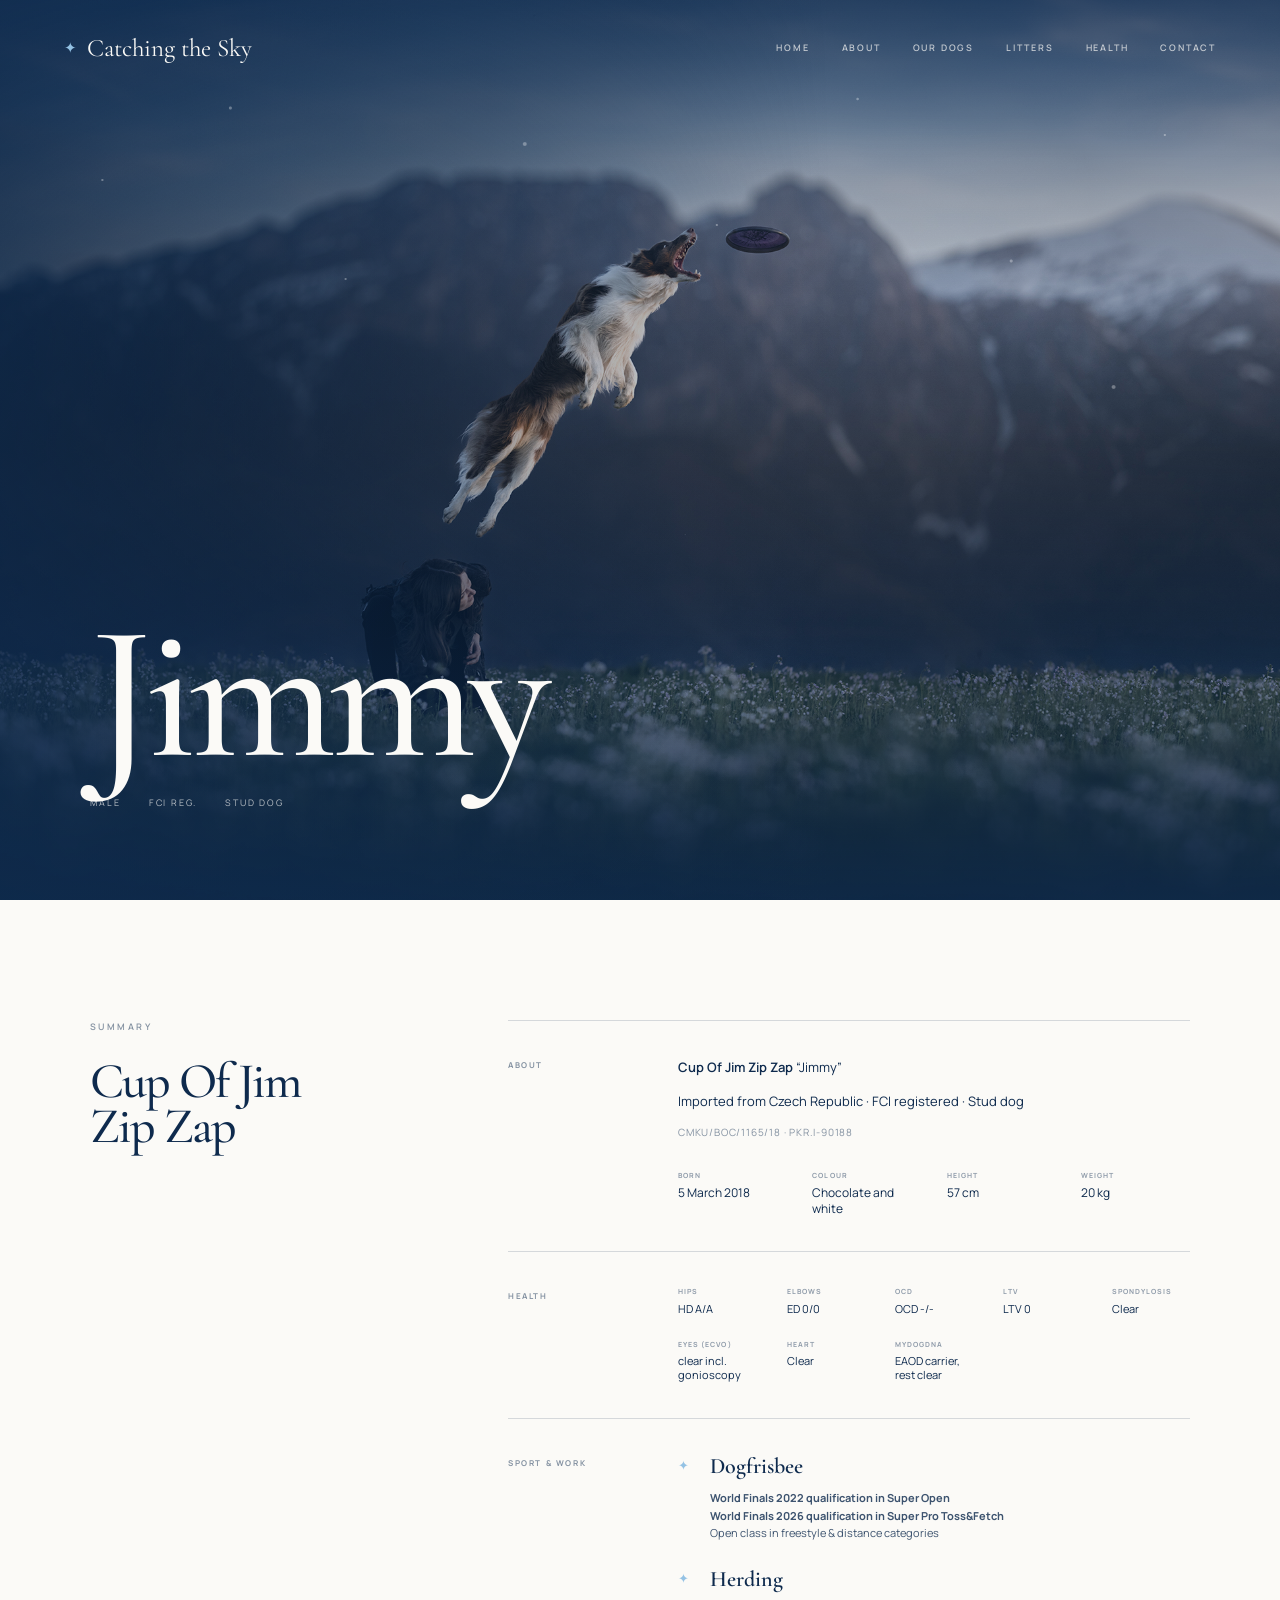
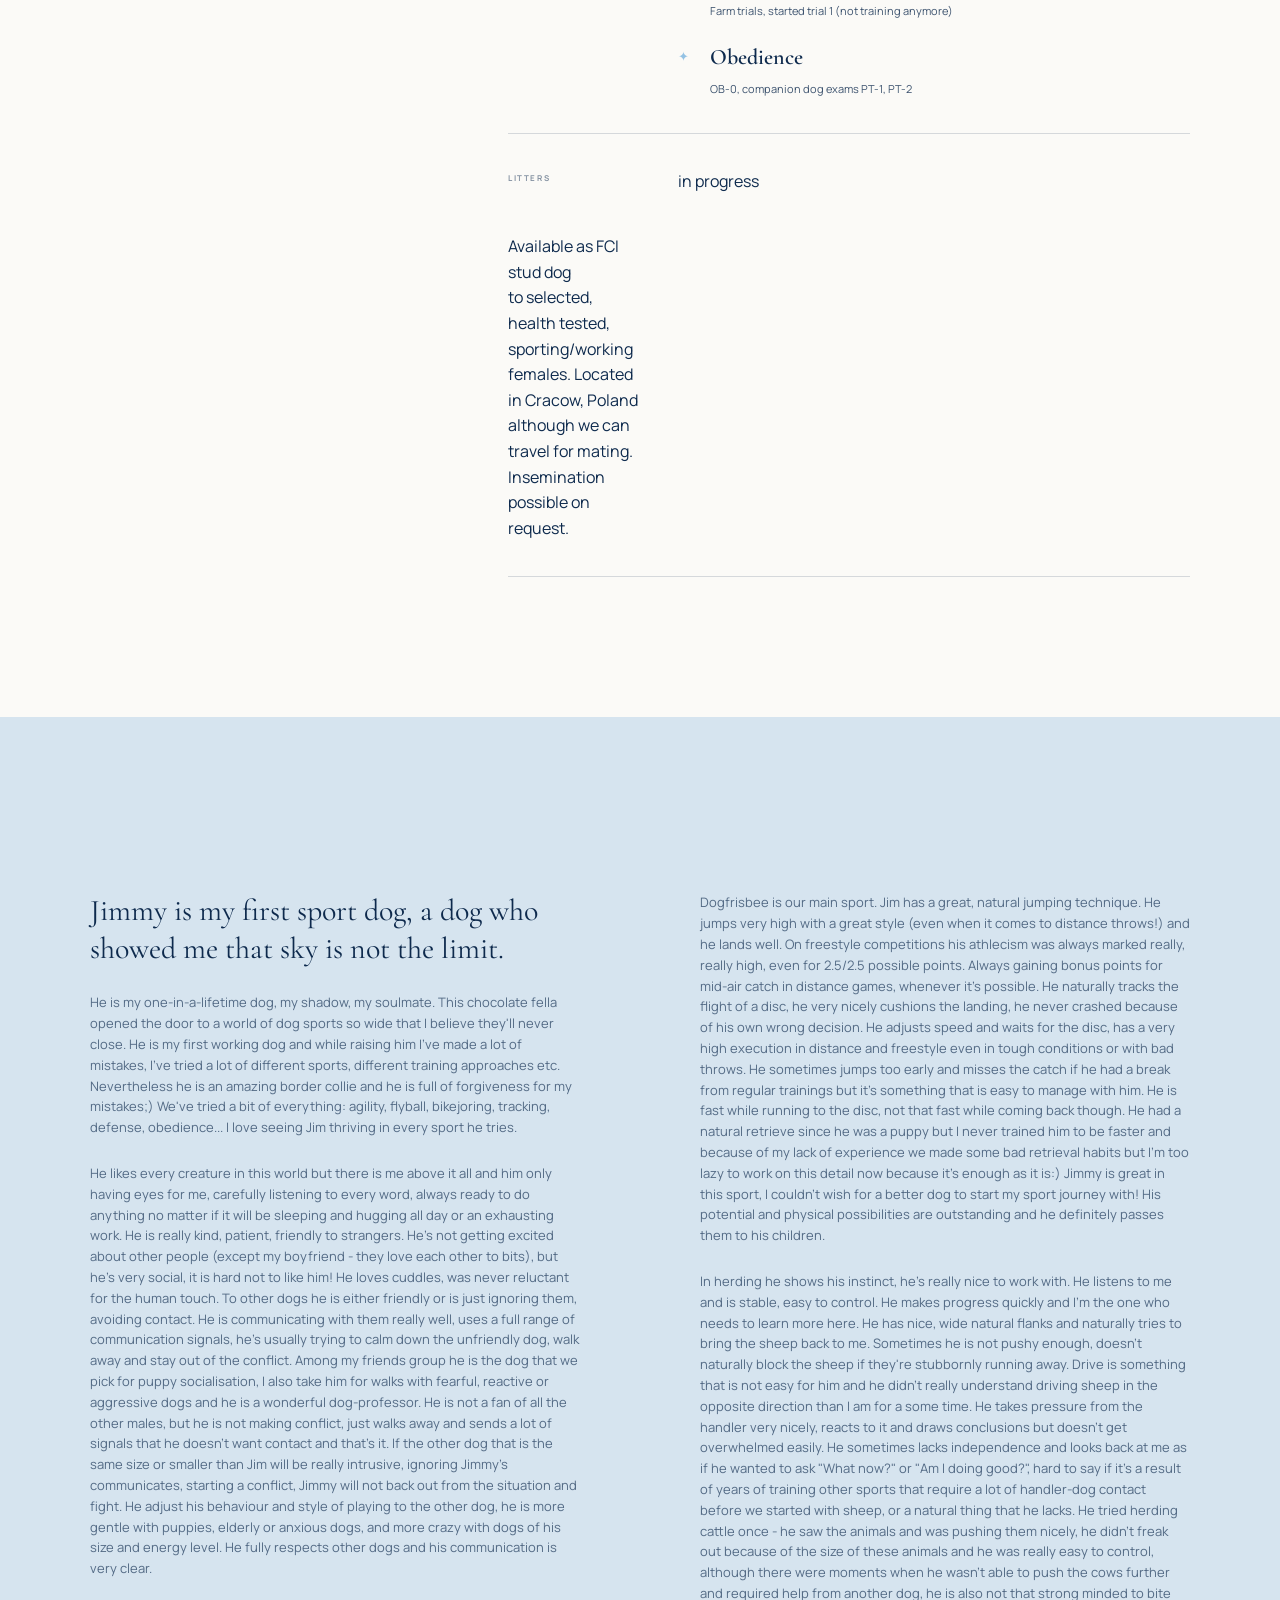
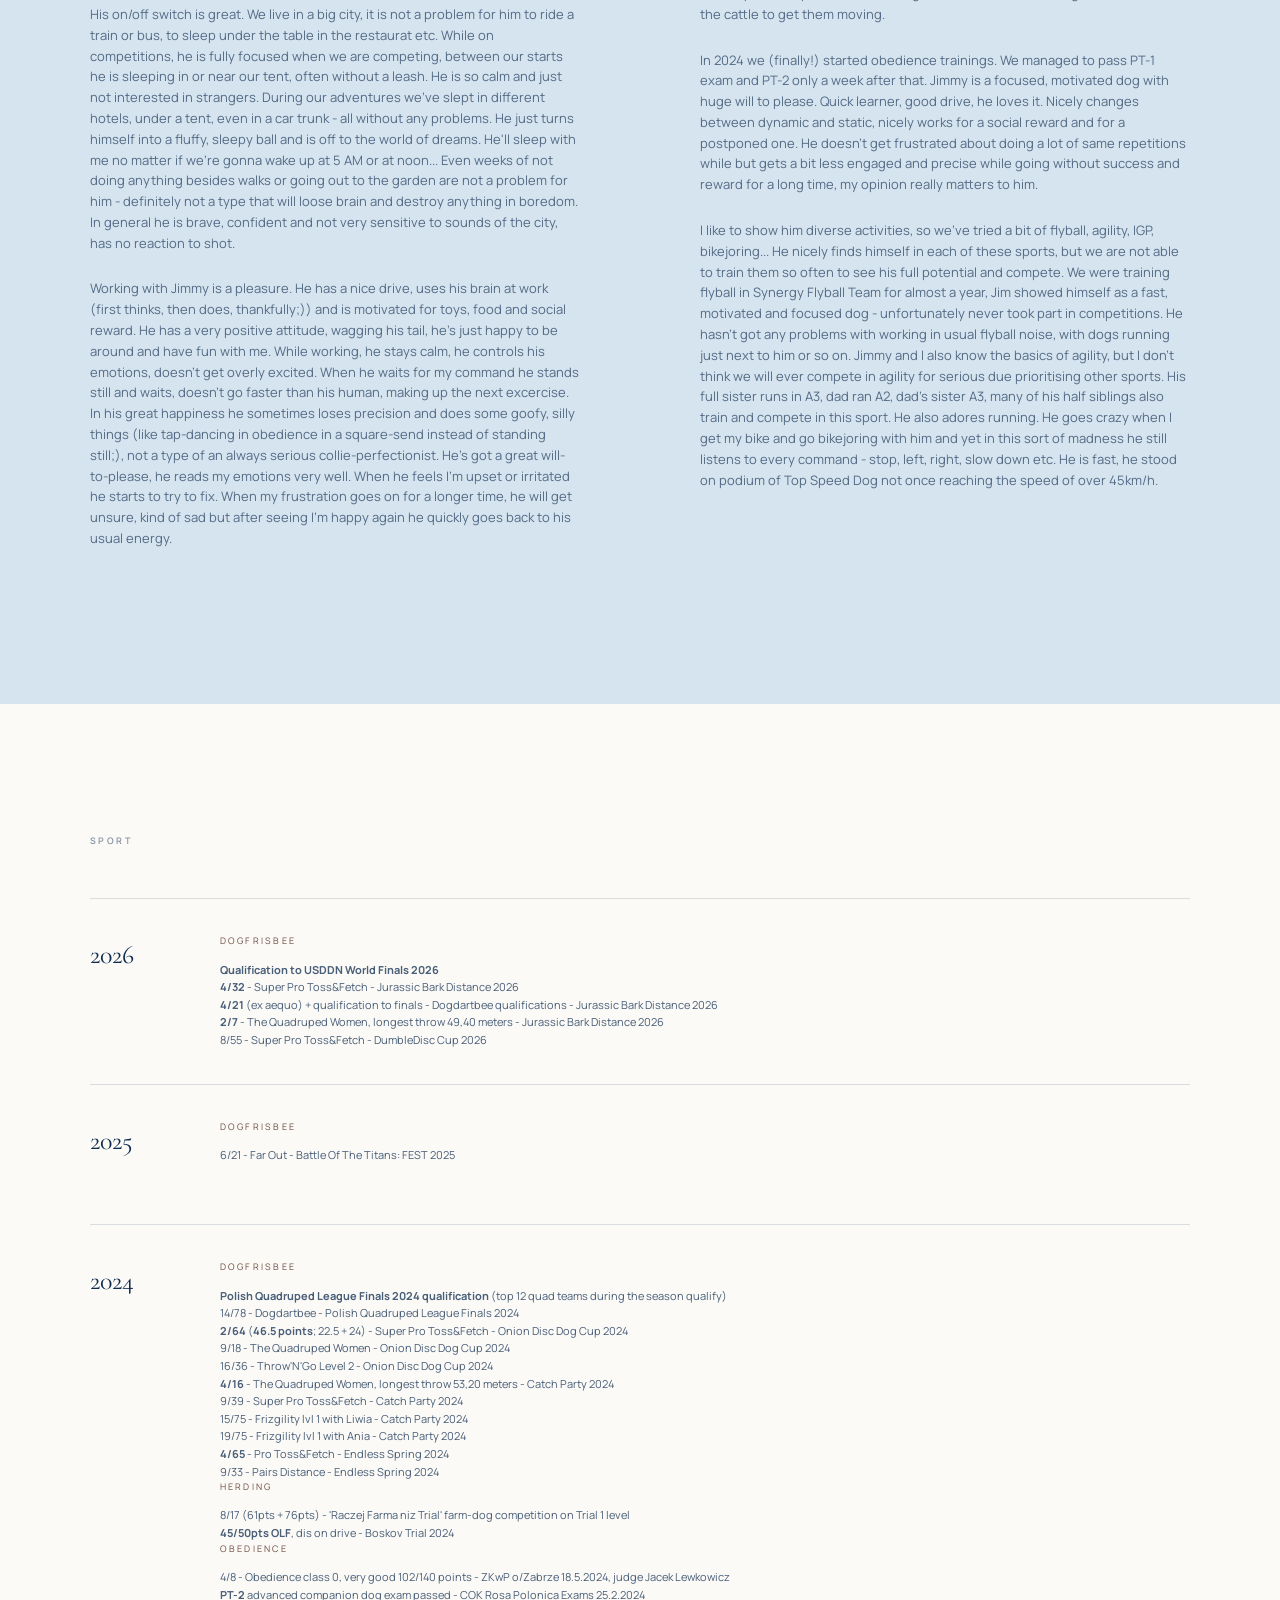
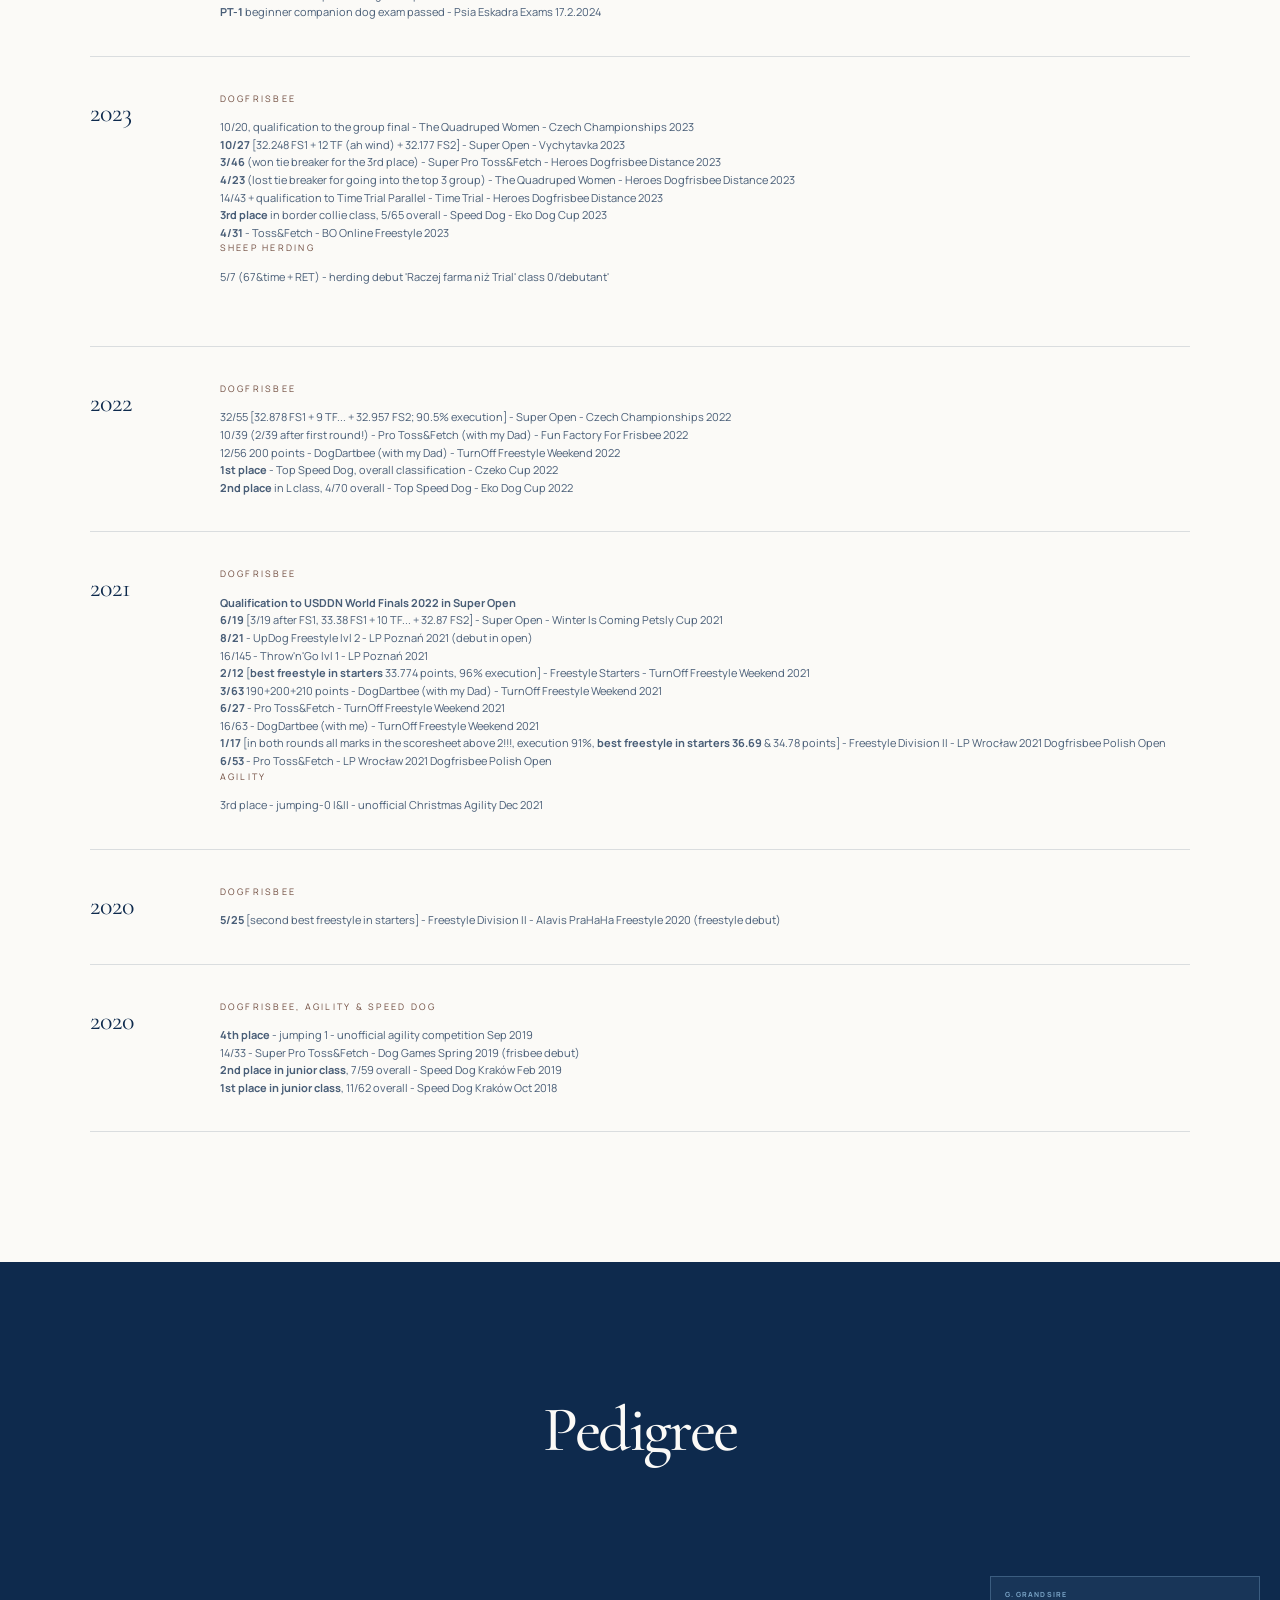
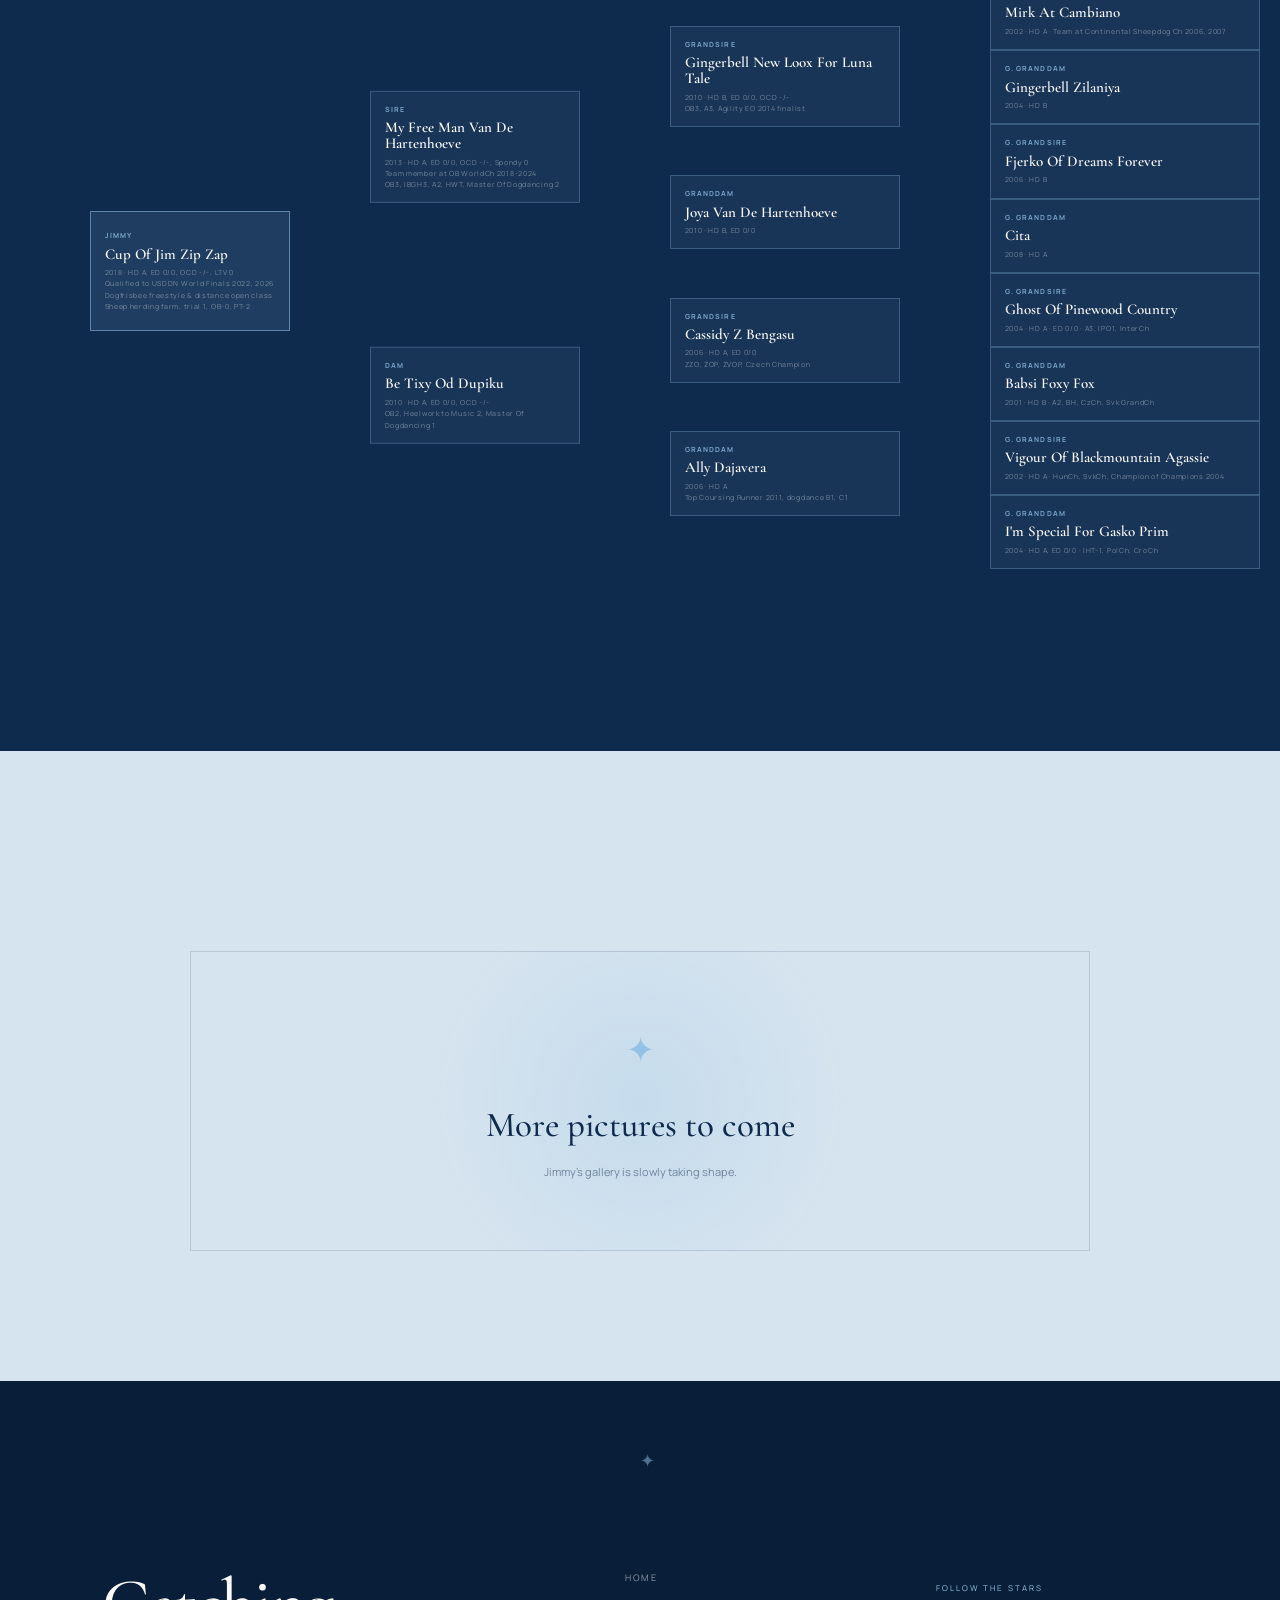
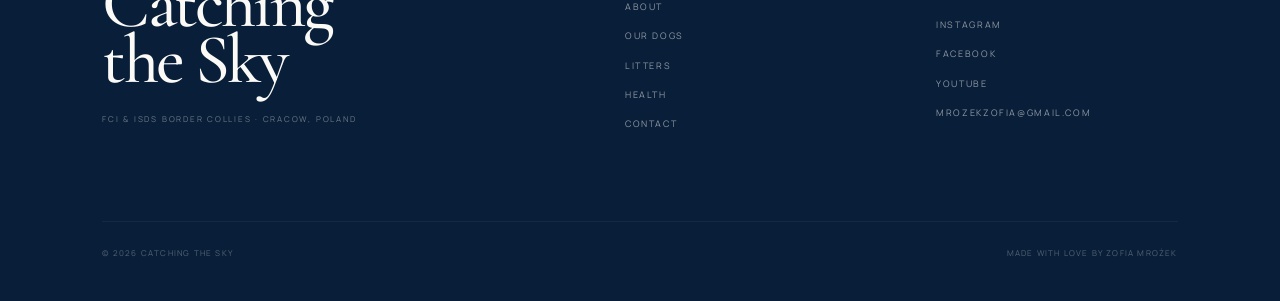
<file: our-dogs/jimmy.html>
<!DOCTYPE html>
<html lang="en">
<head>

    <meta charset="UTF-8">
    <meta name="viewport" content="width=device-width, initial-scale=1.0">

    <title>Jimmy - Catching the Sky</title>

    <link rel="preconnect" href="https://fonts.googleapis.com">
    <link rel="preconnect" href="https://fonts.gstatic.com" crossorigin>

    <link
        href="https://fonts.googleapis.com/css2?family=Cormorant+Garamond:wght@400;500;600;700&family=Manrope:wght@400;500;600;700&display=swap"
        rel="stylesheet"
    >

    <link rel="stylesheet" href="../css/style.css">

</head>

<body class="inner-page dog-page" data-page="jimmy">

<div id="navbar"></div>

<main>

    <section class="single-dog-hero">

        <div class="single-dog-hero-image">

            <img
                src="../images/hero-dog.jpg"
                alt="Jimmy"
            >

        </div>

        <div class="single-dog-hero-overlay"></div>

        <div class="single-dog-stars"></div>

        <div class="single-dog-hero-content">

            <h1>Jimmy</h1>

            <div class="single-dog-meta">

                <span>Male</span>
                <span>FCI REG.</span>
                <span>Stud dog</span>
               
            </div>

        </div>

    </section>

    <section class="single-dog-summary">

    <div class="single-dog-summary-intro">

        <p class="section-number">
            Summary
        </p>

        <h2>
            Cup Of Jim<br>
            Zip Zap
        </h2>

    </div>


    <div class="single-dog-summary-content">
        
        <div class="summary-block">

            <span class="summary-label">
                About
            </span>

            <div class="summary-details">

                <p>
                    <strong>Cup Of Jim Zip Zap</strong> “Jimmy”<br>
                </p>

                <p>
                    Imported from Czech Republic · FCI registered · Stud dog
                </p>

                <p class="summary-small">
                    CMKU/BOC/1165/18 · PKR.I-90188
                </p>

                <div class="summary-inline">

                    <span>
                        <small>Born</small>
                        5 March 2018
                    </span>

                    <span>
                        <small>Colour</small>
                        Chocolate and white
                    </span>

                    <span>
                        <small>Height</small>
                        57 cm
                    </span>

                    <span>
                        <small>Weight</small>
                        20 kg
                    </span>

                </div>

            </div>

        </div>


        <!-- HEALTH -->

        <div class="summary-block">

            <span class="summary-label">
                Health
            </span>

            <div class="summary-details">

                <div class="health-grid">

                    <span>
                        <small>Hips</small>
                        HD A/A
                    </span>

                    <span>
                        <small>Elbows</small>
                        ED 0/0
                    </span>

                    <span>
                        <small>OCD</small>
                        OCD -/-
                    </span>

                    <span>
                        <small>LTV</small>
                        LTV 0
                    </span>

                    <span>
                        <small>Spondylosis</small>
                        Clear
                    </span>

                    <span>
                        <small>Eyes (ECVO)</small>
                        clear incl. gonioscopy
                    </span>

                    <span>
                        <small>Heart</small>
                        Clear
                    </span>

                    <span>
                        <small>MyDogDNA</small>
                        EAOD carrier,<br>rest clear
                    </span>

                </div>

            </div>

        </div>

        <div class="summary-block">

            <span class="summary-label">
                Sport & work
            </span>

            <div class="summary-details sport-details">

                <div class="sport-item">

                    <span class="sport-mark">✦</span>

                    <div>
                        <strong>Dogfrisbee</strong>

                        <p>
                            <b>World Finals 2022 qualification in Super Open<br>
                                World Finals 2026 qualification
                            in Super Pro Toss&Fetch</b><br>
                            Open class in freestyle & distance categories
                        </p>
                    </div>

                </div>


                <div class="sport-item">

                    <span class="sport-mark">✦</span>

                    <div>
                        <strong>Herding</strong>

                        <p>
                            Farm trials, started trial 1 (not training anymore)
                        </p>
                    </div>

                </div>

                <div class="sport-item">

                    <span class="sport-mark">✦</span>

                    <div>
                        <strong>Obedience</strong>

                        <p>
                            OB-0, companion dog exams PT-1, PT-2
                        </p>
                    </div>

                </div>

            </div>

        </div>

        <div class="summary-block">

            <span class="summary-label">
                Litters
            </span>

            <p>in progress</p>

            <p>Available as FCI stud dog<br>
to selected, health tested, sporting/working females. Located in Cracow, Poland although
we can travel for mating.<br>
Insemination possible on request.</p>

        </div>

    </div>

</section>



    <section class="single-dog-about">

        <div class="single-dog-about-grid">

            <div class="single-dog-about-text">

                <p class="single-dog-lead">
                    Jimmy is my first sport dog, a dog who showed me that sky is not the limit.
                </p>

                <p>He is my one-in-a-lifetime dog, my shadow, my soulmate. This chocolate fella 
                    opened the door to a world of dog sports so wide that I believe they'll never 
                    close. He is my first working dog and while raising him I've made a lot of 
                    mistakes, I've tried a lot of different sports, different training approaches etc. 
                    Nevertheless he is an amazing border collie and he is full of forgiveness for 
                    my mistakes;) We've tried a bit of everything: agility, flyball, bikejoring, 
                    tracking, defense, obedience... I love seeing Jim thriving in every sport he tries.</p>

                <p>He likes every creature in this world but there is me above it all and him only having 
                    eyes for me, carefully listening to every word, always ready to do anything no matter 
                    if it will be sleeping and hugging all day or an exhausting work. He is really kind, 
                    patient, friendly to strangers. He's not getting excited about other people (except 
                    my boyfriend - they love each other to bits), but he's very social, it is hard not to 
                    like him! He loves cuddles, was never reluctant for the human touch. To other dogs 
                    he is either friendly or is just ignoring them, avoiding contact. He is communicating 
                    with them really well, uses a full range of communication signals, he's usually trying 
                    to calm down the unfriendly dog, walk away and stay out of the conflict. Among my 
                    friends group he is the dog that we pick for puppy socialisation, I also take him for 
                    walks with fearful, reactive or aggressive dogs and he is a wonderful dog-professor. 
                    He is not a fan of all the other males, but he is not making conflict, just walks away 
                    and sends a lot of signals that he doesn't want contact and that's it. If the other dog 
                    that is the same size or smaller than Jim will be really intrusive, ignoring Jimmy's 
                    communicates, starting a conflict, Jimmy will not back out from the situation and fight. 
                    He adjust his behaviour and style of playing to the other dog, he is more gentle with 
                    puppies, elderly or anxious dogs, and more crazy with dogs of his size and energy level. 
                    He fully respects other dogs and his communication is very clear.</p>

                <p>His on/off switch is great. We live in a big city, it is not a problem for him to ride a 
                    train or bus, to sleep under the table in the restaurat etc. While on competitions, 
                    he is fully focused when we are competing, between our starts he is sleeping in or 
                    near our tent, often without a leash. He is so calm and just not interested in strangers. 
                    During our adventures we've slept in different hotels, under a tent, even in a car trunk 
                    - all without any problems. He just turns himself into a fluffy, sleepy ball and is off 
                    to the world of dreams. He'll sleep with me no matter if we're gonna wake up at 5 AM or 
                    at noon... Even weeks of not doing anything besides walks or going out to the garden are 
                    not a problem for him - definitely not a type that will loose brain and destroy anything in boredom. 
                    In general he is brave, confident and not very sensitive to sounds of the city, has no 
                    reaction to shot.</p>

                <p>Working with Jimmy is a pleasure. He has a nice drive, uses his brain at work (first thinks,
                     then does, thankfully;)) and is motivated for toys, food and social reward. He has a 
                     very positive attitude, wagging his tail, he's just happy to be around and have fun 
                     with me. While working, he stays calm, he controls his emotions, doesn't get overly 
                     excited. When he waits for my command he stands still and waits, doesn't go faster than his human,
                     making up the next excercise. In his great happiness he sometimes loses precision and does some goofy, 
                     silly things (like tap-dancing in obedience in a square-send instead of standing still;), 
                     not a type of an always serious collie-perfectionist. He's got a great will-to-please, he 
                     reads my emotions very well. When he feels I'm upset or irritated he starts to try to 
                     fix. When my frustration goes on for a longer time, he will get unsure, kind of sad 
                     but after seeing I'm happy again he quickly goes back to his usual energy.
                </p>

            </div>

            <div class="single-dog-about-text">
<p>Dogfrisbee is our main sport. Jim has a great, natural jumping technique. He jumps very high 
    with a great style (even when it comes to distance throws!) and he lands well. On 
    freestyle competitions his athlecism was always marked really, really high, even for 
    2.5/2.5 possible points. Always gaining bonus points for mid-air catch in distance 
    games, whenever it's possible. He naturally tracks the flight of a disc, he very nicely 
    cushions the landing, he never crashed because of his own wrong decision. He adjusts 
    speed and waits for the disc, has a very high execution in distance and freestyle even 
    in tough conditions or with bad throws. He sometimes jumps too early and misses the 
    catch if he had a break from regular trainings but it's something that is easy to 
    manage with him. He is fast while running to the disc, not that fast while coming back 
    though. He had a natural retrieve since he was a puppy but I never trained him to be 
    faster and because of my lack of experience we made some bad retrieval habits but I'm 
    too lazy to work on this detail now because it's enough as it is:) Jimmy is great in 
    this sport, I couldn't wish for a better dog to start my sport journey with! His potential 
    and physical possibilities 
    are outstanding and he definitely passes them to his children.</p>

<p>In herding he shows his instinct, he's really nice to work with. He listens to me and is 
    stable, easy to control. He makes progress quickly and I'm the one who needs to learn 
    more here. He has nice, wide natural flanks and naturally tries to bring the sheep back 
    to me. Sometimes he is not pushy enough, doesn't naturally block the sheep if they're stubbornly 
    running away. Drive is something that is not easy for him and he didn't really 
    understand driving sheep in the opposite direction than I am for a some time. 
    He takes pressure from the handler very nicely, reacts to it and draws conclusions but 
    doesn't get overwhelmed easily. He sometimes lacks independence and looks back at me as 
    if he wanted to ask "What now?" or "Am I doing good?", hard to say if it's a result of 
    years of training other sports that require a lot of handler-dog contact before we 
    started with sheep, or a natural thing that he lacks. He tried herding cattle once - 
    he saw the animals and was pushing them nicely, he didn't freak out because of the size 
    of these animals and he was really easy to control, although there were moments when 
    he wasn't able to push the cows further and required help from another dog, he is also 
    not that strong minded to bite the cattle to get them moving.</p>

<p>In 2024 we (finally!) started obedience trainings. We managed to pass PT-1 exam and PT-2
     only a week after that. Jimmy is a focused, motivated dog with huge will to please. 
     Quick learner, good drive, he loves it. Nicely changes between dynamic and static, 
     nicely works for a social reward and for a postponed one. He doesn't get frustrated 
     about doing a lot of same repetitions while but gets a bit less engaged and precise 
     while going without success and reward for a long time, my opinion really matters 
     to him.</p>

<p>I like to show him diverse activities, so we've tried a bit of flyball, agility, IGP, 
    bikejoring... He nicely finds himself in each of these sports, but we are not able to 
    train them so often to see his full potential and compete. We were training flyball in 
    Synergy Flyball Team for almost a year, Jim showed himself as a fast, motivated and 
    focused dog - unfortunately never took part in competitions. He hasn't got any 
    problems with working in usual flyball noise, with dogs running just next to him or so 
    on. Jimmy and I also know the basics of agility, but I don't think we will ever compete 
    in agility for serious due prioritising other sports. His full sister runs in A3, dad 
    ran A2, dad's sister A3, many of his half siblings also train and compete in this sport. 
    He also adores running. He goes crazy when I get my bike and go bikejoring with him and 
    yet in this sort of madness he still listens to every command - stop, left, right, slow down 
    etc. He is fast, he stood on podium of Top Speed Dog not once reaching the speed of 
    over 45km/h.
                </p>

            </div>

        </div>

    </section>

    <!-- osiagniecia -->

    <section class="single-dog-achievements">

        

            <div class="single-dog-section-heading">

                <p class="section-number">
                    Sport
                </p>


            </div>


            <div class="achievements-timeline">

                <article class="achievement-item">

                    <span class="achievement-year">
                        2026
                    </span>

                    <div class="achievement-content">

                        <span class="achievement-type">
                            Dogfrisbee
                        </span>

                        <p>
                            <b>Qualification to USDDN World Finals 2026</b><br>
                            <b>4/32</b> - Super Pro Toss&Fetch - Jurassic Bark Distance 2026<br>
<b>4/21</b> (ex aequo) + qualification to finals - Dogdartbee qualifications - Jurassic Bark Distance 2026<br>
<b>2/7</b> - The Quadruped Women, longest throw 49,40 meters - Jurassic Bark Distance 2026<br>
8/55 - Super Pro Toss&Fetch - DumbleDisc Cup 2026
                        </p>

                    </div>

                </article>


                <article class="achievement-item">

                    <span class="achievement-year">
                        2025
                    </span>

                    <div class="achievement-content">

                        <span class="achievement-type">
                            Dogfrisbee
                        </span>

                        <p>
                            6/21 - Far Out - Battle Of The Titans: FEST 2025
                        </p>
<br>
                        

                    </div>

                </article>


                <article class="achievement-item">

                    <span class="achievement-year">
                        2024
                    </span>

                    <div class="achievement-content">

                        <span class="achievement-type">
                            Dogfrisbee
                        </span>

                        <p>
                            <b>Polish Quadruped League Finals 2024 qualification</b> (top 12 quad teams during the season qualify)<br>
14/78 - Dogdartbee - Polish Quadruped League Finals 2024<br>
<b>2/64</b> (<b>46.5 points</b>; 22.5 + 24) - Super Pro Toss&Fetch - Onion Disc Dog Cup 2024<br>
9/18 - The Quadruped Women - Onion Disc Dog Cup 2024<br>
16/36 - Throw'N'Go Level 2 - Onion Disc Dog Cup 2024<br>
<b>4/16</b> - The Quadruped Women, longest throw 53,20 meters - Catch Party 2024<br>
9/39 - Super Pro Toss&Fetch - Catch Party 2024<br>
15/75 - Frizgility lvl 1 with Liwia - Catch Party 2024<br>
19/75 - Frizgility lvl 1 with Ania - Catch Party 2024<br>
<b>4/65</b> - Pro Toss&Fetch - Endless Spring 2024<br>
9/33 - Pairs Distance - Endless Spring 2024

                        </p>

                        <span class="achievement-type">
                            Herding
                        </span>

                        <p>
                            8/17 (61pts + 76pts) - 'Raczej Farma niz Trial' farm-dog competition on Trial 1 level<br>
                            <b>45/50pts OLF</b>, dis on drive - Boskov Trial 2024
                        </p>

                        <span class="achievement-type">
                            Obedience
                        </span>

                        <p>
                            4/8 - Obedience class 0, very good 102/140 points - ZKwP o/Zabrze 18.5.2024, judge Jacek Lewkowicz<br>
<b>PT-2</b> advanced companion dog exam passed - COK Rosa Polonica Exams 25.2.2024<br>
<b>PT-1</b> beginner companion dog exam passed - Psia Eskadra Exams 17.2.2024<br>
                        </p>

                    </div>

                </article>

                <article class="achievement-item">

                    <span class="achievement-year">
                        2023
                    </span>

                    <div class="achievement-content">

                        <span class="achievement-type">
                            Dogfrisbee
                        </span>

                        <p>
                            10/20, qualification to the group final - The Quadruped Women - Czech Championships 2023<br>
<b>10/27</b> [32.248 FS1 + 12 TF (ah wind) + 32.177 FS2] - Super Open - Vychytavka 2023<br>
<b>3/46</b> (won tie breaker for the 3rd place) - Super Pro Toss&Fetch - Heroes Dogfrisbee Distance 2023<br>
<b>4/23</b> (lost tie breaker for going into the top 3 group) - The Quadruped Women - Heroes Dogfrisbee Distance 2023<br>
14/43 + qualification to Time Trial Parallel - Time Trial - Heroes Dogfrisbee Distance 2023<br>
<b>3rd place</b> in border collie class, 5/65 overall - Speed Dog - Eko Dog Cup 2023<br>
<b>4/31</b> - Toss&Fetch - BO Online Freestyle 2023
                        </p>

                        <span class="achievement-type">
                            Sheep herding
                        </span>
                        <p>
                            5/7 (67&time + RET) - herding debut 'Raczej farma niż Trial' class 0/'debutant'
                        </p>
<br>
                        

                    </div>

                </article>

                <article class="achievement-item">

                    <span class="achievement-year">
                        2022
                    </span>

                    <div class="achievement-content">

                        <span class="achievement-type">
                            Dogfrisbee
                        </span>

                        <p>
                            32/55 [32.878 FS1 + 9 TF... + 32.957 FS2; 90.5% execution] - Super Open - Czech Championships 2022<br>
10/39 (2/39 after first round!) - Pro Toss&Fetch (with my Dad) - Fun Factory For Frisbee 2022<br>
12/56 200 points - DogDartbee (with my Dad) - TurnOff Freestyle Weekend 2022<br>
<b>1st place</b> - Top Speed Dog, overall classification - Czeko Cup 2022<br>
<b>2nd place</b> in L class, 4/70 overall - Top Speed Dog - Eko Dog Cup 2022
                        </p>

                    </div>

                </article>

                <article class="achievement-item">

                    <span class="achievement-year">
                        2021
                    </span>

                    <div class="achievement-content">

                        <span class="achievement-type">
                            Dogfrisbee
                        </span>

                        <p>
                            <b>Qualification to USDDN World Finals 2022 in Super Open</b><br>
<b>6/19</b> [3/19 after FS1, 33.38 FS1 + 10 TF... + 32.87 FS2] - Super Open - Winter Is Coming Petsly Cup 2021<br>
<b>8/21</b> - UpDog Freestyle lvl 2 - LP Poznań 2021 (debut in open)<br>
16/145 - Throw'n'Go lvl 1 - LP Poznań 2021<br>
<b>2/12</b> [<b>best freestyle in starters</b> 33.774 points, 96% execution] - Freestyle Starters - TurnOff Freestyle Weekend 2021<br>
<b>3/63</b> 190+200+210 points - DogDartbee (with my Dad) - TurnOff Freestyle Weekend 2021<br>
<b>6/27</b> - Pro Toss&Fetch - TurnOff Freestyle Weekend 2021<br>
16/63 - DogDartbee (with me) - TurnOff Freestyle Weekend 2021<br>
<b>1/17</b> [in both rounds all marks in the scoresheet above 2!!!, execution 91%, <b>best freestyle in starters 36.69</b> & 34.78 points] - Freestyle Division II - LP Wrocław 2021 Dogfrisbee Polish Open<br>
<b>6/53</b> - Pro Toss&Fetch - LP Wrocław 2021 Dogfrisbee Polish Open
                        </p>

                        <span class="achievement-type">
                            Agility
                        </span>
                        <p>
                            3rd place - jumping-0 I&II - unofficial Christmas Agility Dec 2021
                        </p>

                    </div>

                </article>

                <article class="achievement-item">

                    <span class="achievement-year">
                        2020
                    </span>

                    <div class="achievement-content">

                        <span class="achievement-type">
                            Dogfrisbee
                        </span>

                        <p>
                            <b>5/25</b> [second best freestyle in starters] - Freestyle Division II - Alavis PraHaHa Freestyle 2020 (freestyle debut)
                        </p>

                    </div>

                </article>

                <article class="achievement-item">

                    <span class="achievement-year">
                        2020
                    </span>

                    <div class="achievement-content">

                        <span class="achievement-type">
                            Dogfrisbee, agility & speed dog
                        </span>

                        <p>
                            <b>4th place</b> - jumping 1 - unofficial agility competition Sep 2019<br>
14/33 - Super Pro Toss&Fetch - Dog Games Spring 2019 (frisbee debut)<br>
<b>2nd place in junior class</b>, 7/59 overall - Speed Dog Kraków Feb 2019<br>
<b>1st place in junior class</b>, 11/62 overall - Speed Dog Kraków Oct 2018
                        </p>

                    </div>

                </article>

            </div>

        

    </section>

    <!--ped-->

<section class="single-dog-pedigree">

    <div class="single-dog-pedigree-heading">

        <h2>
            Pedigree
        </h2>

    </div>


    <div class="single-dog-pedigree-scroll">

        <div class="single-dog-pedigree-tree">

            <!-- 1 -->
            <div class="single-dog-pedigree-generation generation-current">

                <article class="single-dog-pedigree-node current">

                    <span>Jimmy</span>

                    <h3>
                        Cup Of Jim Zip Zap
                    </h3>

                    <small>2018 · HD A, ED 0/0, OCD -/-, LTV 0<br>
                    Qualified to USDDN World Finals 2022, 2026<br>
                    Dogfrisbee freestyle & distance open class<br>
                Sheep herding farm, trial 1, OB-0, PT-2</small>

                </article>

            </div>


            <!-- 2 -->

            <div class="single-dog-pedigree-generation">

                <article class="single-dog-pedigree-node">

                    <span>Sire</span>

                    <h3>
                        My Free Man Van De Hartenhoeve
                    </h3>

                    <small>2013 · HD A, ED 0/0, OCD -/-, Spondy 0<br>
                    Team member at OB WorldCh 2018-2024<br>
                    OB3, IBGH3, A2, HWT, Master Of Dogdancing 2</small>

                </article>


                <article class="single-dog-pedigree-node">

                    <span>Dam</span>

                    <h3>
                        Be Tixy Od Dupiku
                    </h3>

                    <small>2010 · HD A, ED 0/0, OCD -/-<br>
                    OB2, Heelwork to Music 2, Master Of Dogdancing 1</small>

                </article>

            </div>


            <!-- GENERATION 3 -->

            <div class="single-dog-pedigree-generation">

                <article class="single-dog-pedigree-node">

                    <span>Grandsire</span>

                    <h3>
                        Gingerbell New Loox For Luna Tale
                    </h3>

                    <small>2010 · HD B, ED 0/0, OCD -/-<br>
                    OB3, A3, Agility EO 2014 finalist</small>

                </article>


                <article class="single-dog-pedigree-node">

                    <span>Granddam</span>

                    <h3>
                        Joya Van De Hartenhoeve
                    </h3>

                    <small>2010 · HD B, ED 0/0</small>

                </article>


                <article class="single-dog-pedigree-node">

                    <span>Grandsire</span>

                    <h3>
                        Cassidy Z Bengasu
                    </h3>

                    <small>2006 · HD A, ED 0/0<br>
                    ZZO, ZOP, ZVOP, Czech Champion</small>

                </article>


                <article class="single-dog-pedigree-node">

                    <span>Granddam</span>

                    <h3>
                        Ally Dajavera
                    </h3>

                    <small>2006 · HD A<br>
                    Top Coursing Runner 2011, dogdance B1, C1</small>

                </article>

            </div>


            <!-- 4 -->

            <div class="single-dog-pedigree-generation">

                <article class="single-dog-pedigree-node">
                    <span>G. Grandsire</span>
                    <h3>Mirk At Cambiano</h3>
                    <small>2002 · HD A · 
                    Team at Continental Sheepdog Ch 2006, 2007</small>
                </article>

                <article class="single-dog-pedigree-node">
                    <span>G. Granddam</span>
                    <h3>Gingerbell Zilaniya</h3>
                    <small>2004 · HD B</small>
                </article>

                <article class="single-dog-pedigree-node">
                    <span>G. Grandsire</span>
                    <h3>Fjerko Of Dreams Forever</h3>
                    <small>2006 · HD B</small>
                </article>

                <article class="single-dog-pedigree-node">
                    <span>G. Granddam</span>
                    <h3>Cita</h3>
                    <small>2008 · HD A</small>
                </article>

                <article class="single-dog-pedigree-node">
                    <span>G. Grandsire</span>
                    <h3>Ghost Of Pinewood Country</h3>
                    <small>2004 · HD A · ED 0/0 · 
                    A3, IPO1, InterCh</small>
                </article>

                <article class="single-dog-pedigree-node">
                    <span>G. Granddam</span>
                    <h3>Babsi Foxy Fox</h3>
                    <small>2001 · HD B · A2, BH, CzCh, Svk GrandCh</small>
                </article>

                <article class="single-dog-pedigree-node">
                    <span>G. Grandsire</span>
                    <h3>Vigour Of Blackmountain Agassie</h3>
                    <small>2002 · HD A · HunCh, SvkCh, Champion of Champions 2004</small>
                </article>

                <article class="single-dog-pedigree-node">
                    <span>G. Granddam</span>
                    <h3>I'm Special For Gasko Prim</h3>
                    <small>2004 · HD A, ED 0/0 · IHT-1, PolCh, CroCh</small>
                </article>

            </div>

        </div>

    </div>

</section>

    <!-- galeria -->

    <section class="single-dog-gallery">


        <div class="gallery-coming-soon">

            <div class="gallery-star">
                ✦
            </div>

            <h3>
                More pictures to come
            </h3>

            <p>
                Jimmy's gallery is slowly taking shape.
            </p>

        </div>

    </section>

</main>


<!-- footer -->

<footer class="site-footer">

    <div class="footer-stars">
        ✦
    </div>

    <div class="footer-main">

        <div class="footer-brand">

            <h2>
                Catching<br>
                the Sky
            </h2>

            <p>
                FCI & ISDS Border Collies · Cracow, Poland
            </p>

        </div>


        <div class="footer-navigation">

            <a href="../index.html">Home</a>
            <a href="../about.html">About</a>
            <a href="../our-dogs.html">Our Dogs</a>
            <a href="../litters.html">Litters</a>
            <a href="../health.html">Health</a>
            <a href="../contact.html">Contact</a>

        </div>


        <div class="footer-contact">

            <p class="footer-label">
                Follow the stars
            </p>

            <a href="#">
                Instagram
            </a>

            <a href="#">
                Facebook
            </a>

            <a href="#">
                YouTube
            </a>

            <a href="mailto:mrozekzofia@gmail.com">
                mrozekzofia@gmail.com
            </a>

        </div>

    </div>


    <div class="footer-bottom">

        <span>
            © 2026 Catching the Sky
        </span>

        <span>
            Made with love by zofia mrożek
        </span>

    </div>

</footer>


<script src="../js/main.js"></script>

</body>
</html>
</file>
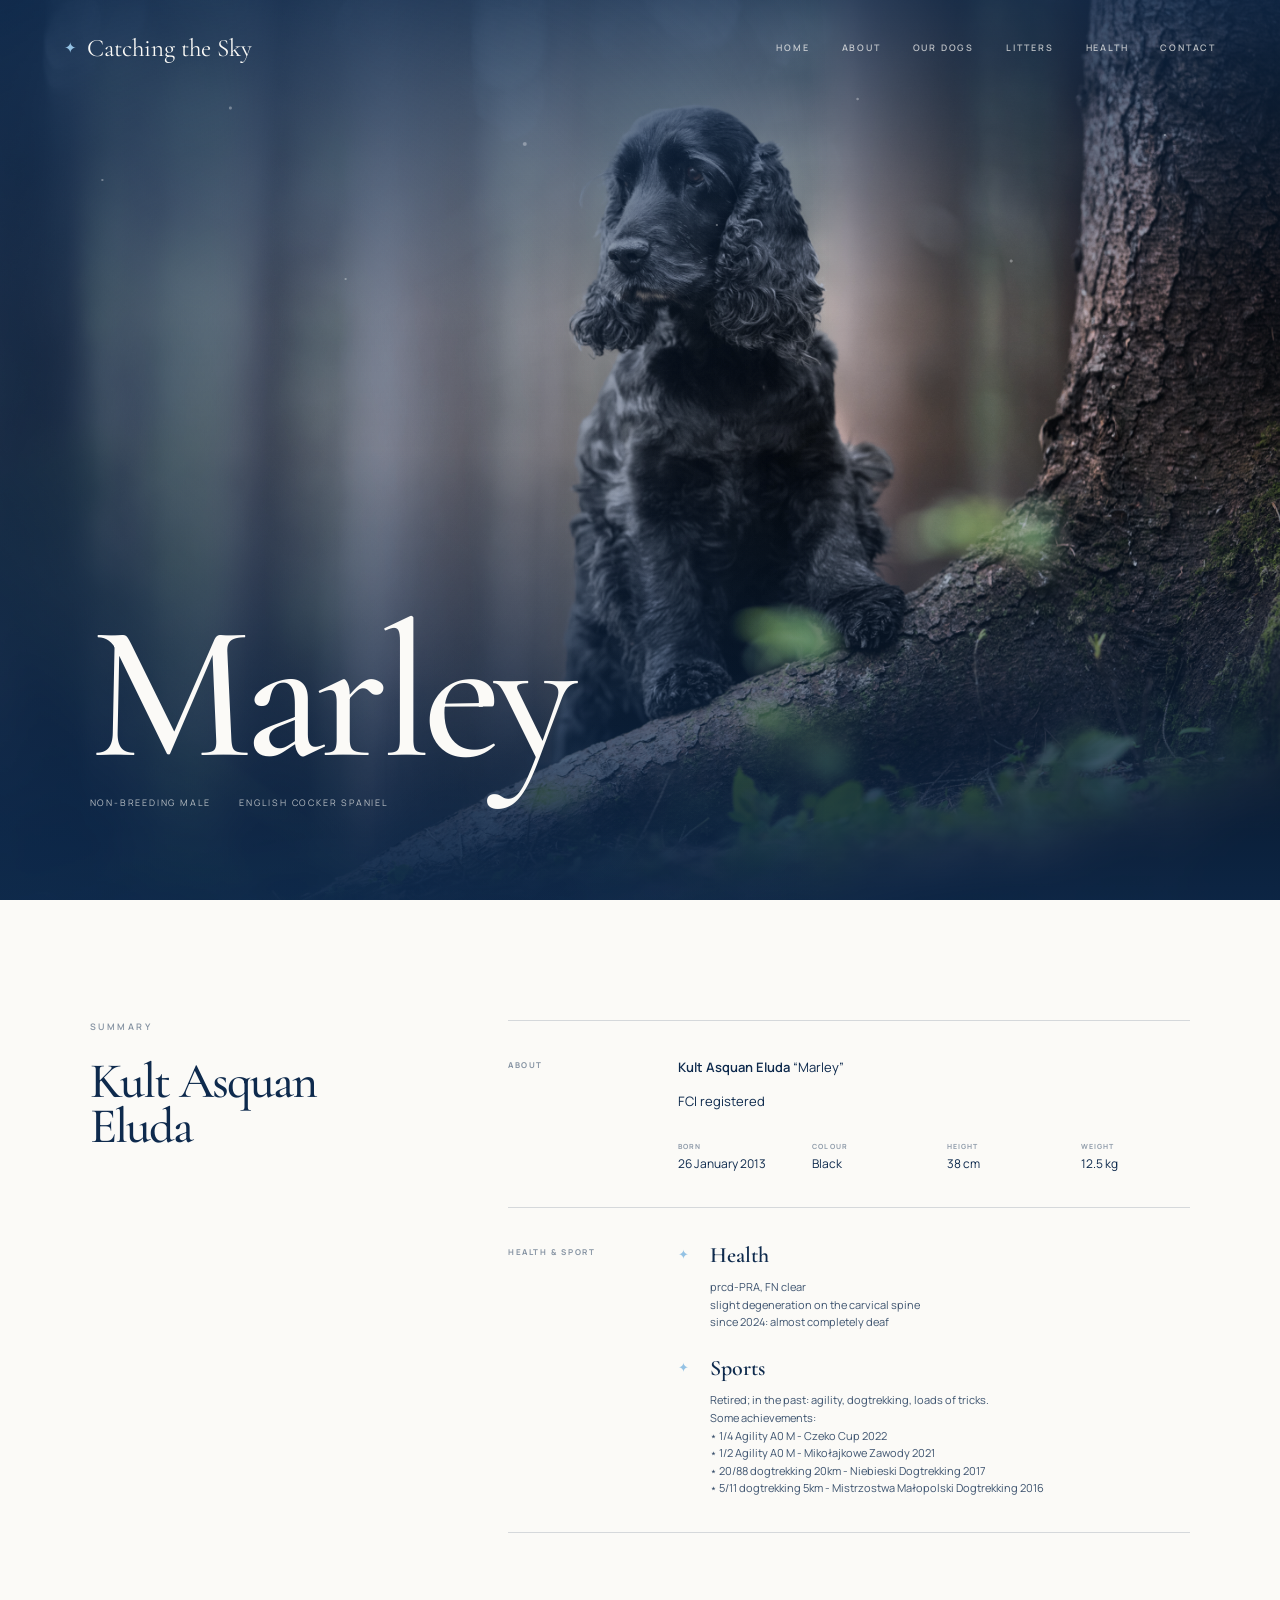
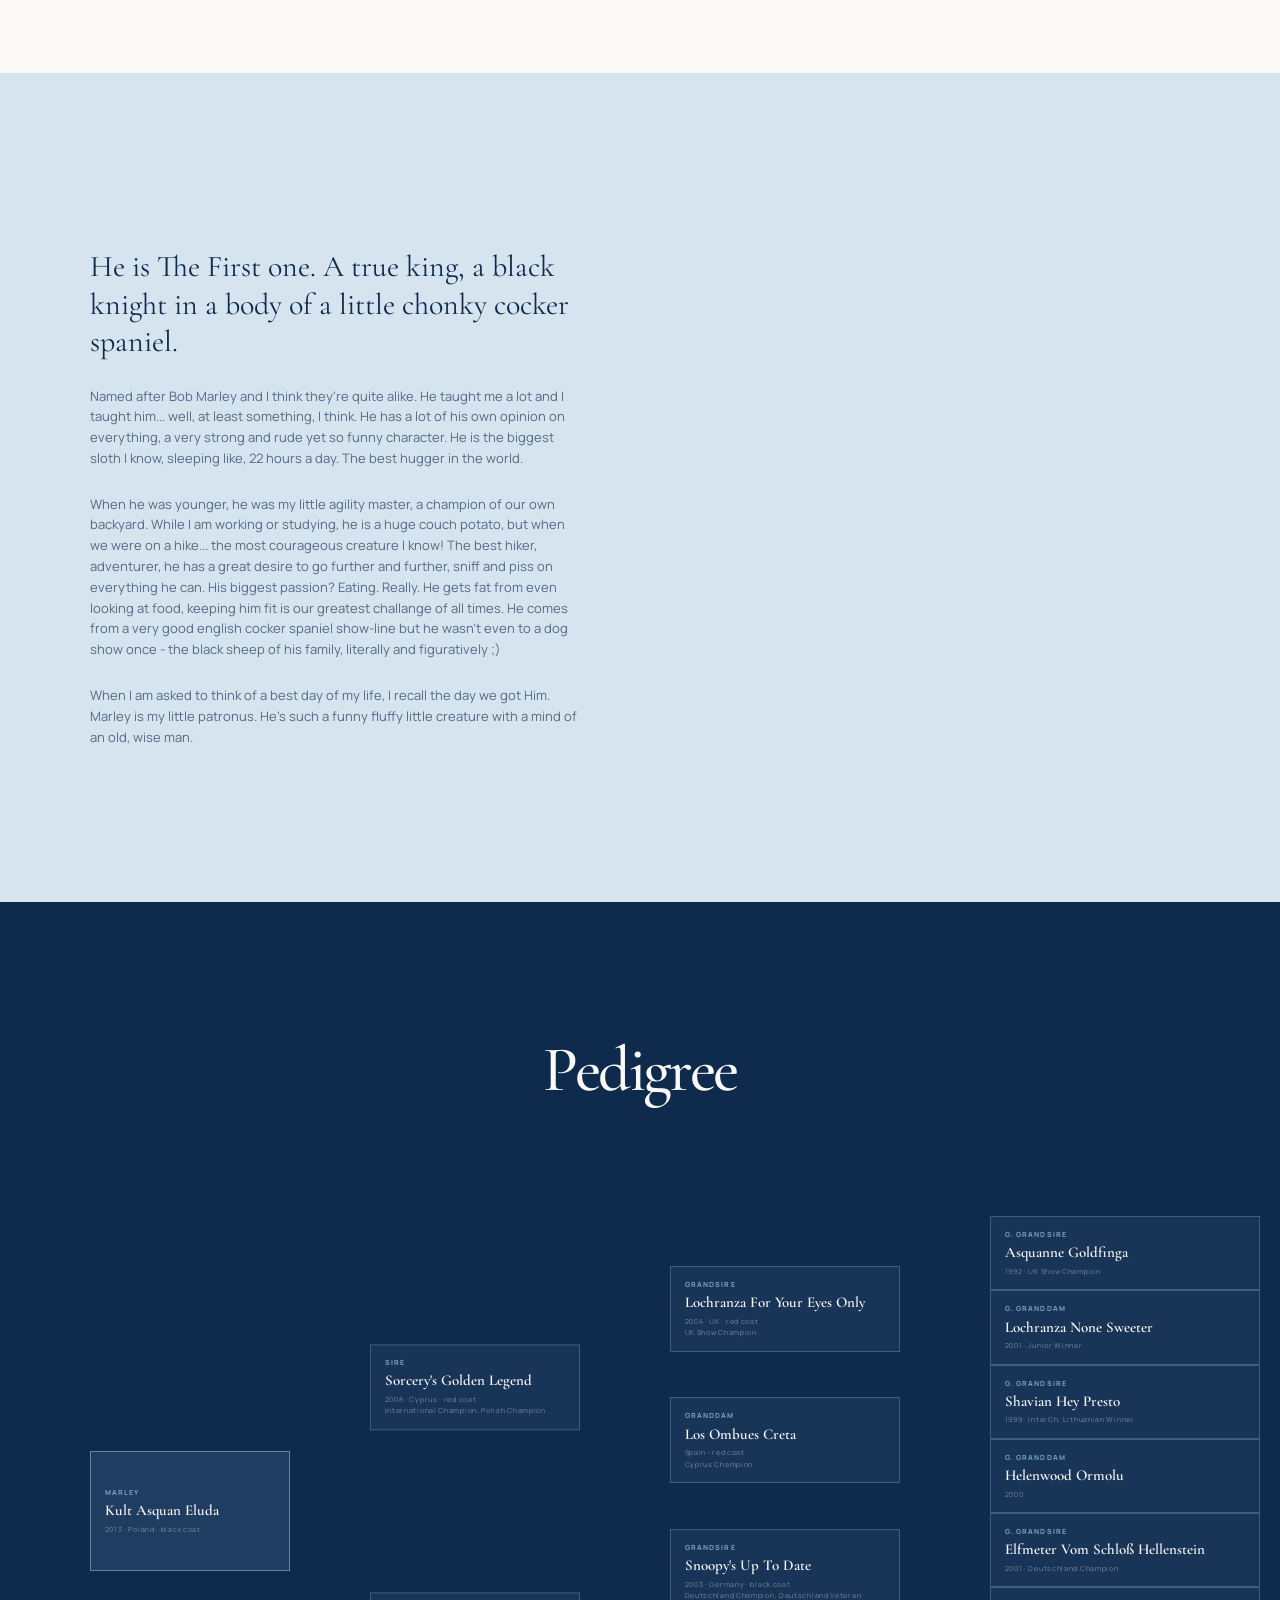
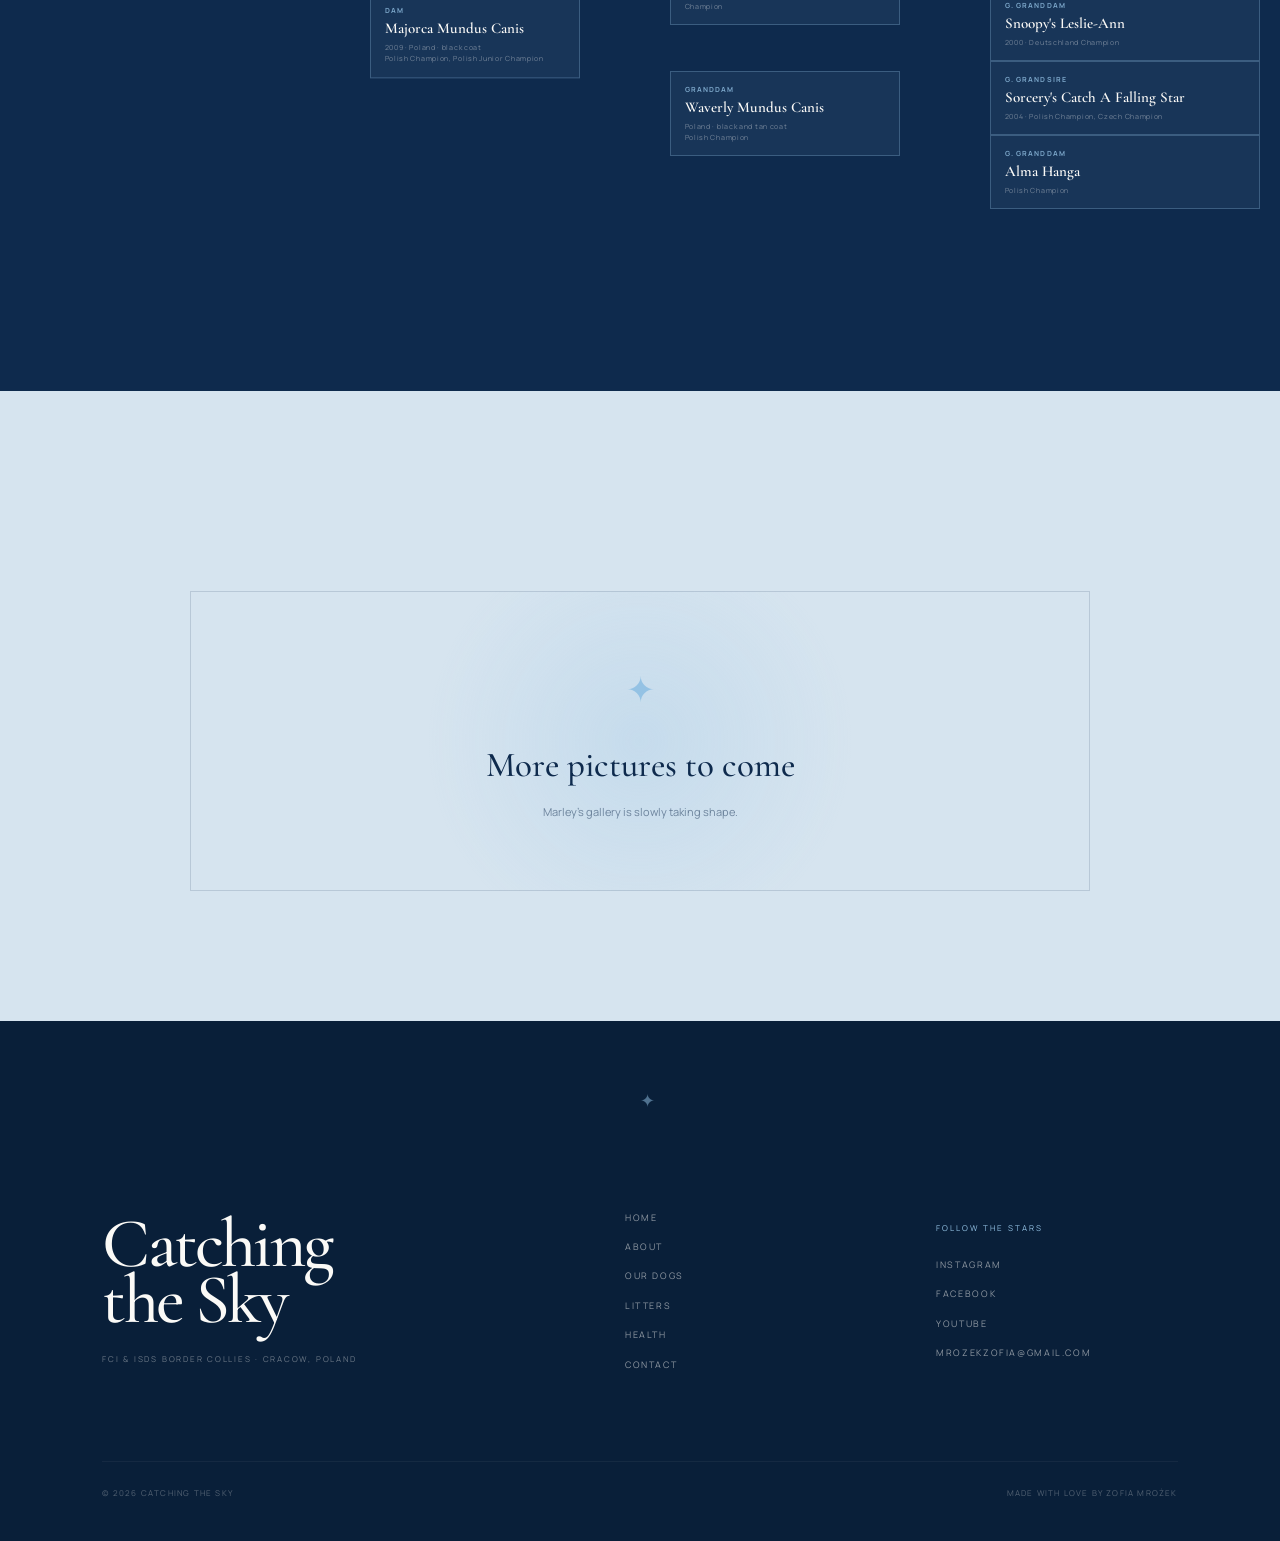
<file: our-dogs/marley.html>
<!DOCTYPE html>
<html lang="en">
<head>

    <meta charset="UTF-8">
    <meta name="viewport" content="width=device-width, initial-scale=1.0">

    <title>Marley - Catching the Sky</title>

    <link rel="preconnect" href="https://fonts.googleapis.com">
    <link rel="preconnect" href="https://fonts.gstatic.com" crossorigin>

    <link
        href="https://fonts.googleapis.com/css2?family=Cormorant+Garamond:wght@400;500;600;700&family=Manrope:wght@400;500;600;700&display=swap"
        rel="stylesheet"
    >

    <link rel="stylesheet" href="../css/style.css">

</head>

<body class="inner-page dog-page" data-page="hauru">

<div id="navbar"></div>

<main>

    <section class="single-dog-hero">

        <div class="single-dog-hero-image">

            <img
                src="../images/marley.jpg"
                alt="Marley"
            >

        </div>

        <div class="single-dog-hero-overlay"></div>

        <div class="single-dog-stars"></div>

        <div class="single-dog-hero-content">

            <h1>Marley</h1>

            <div class="single-dog-meta">

                <span>non-breeding Male</span>
                <span>English cocker spaniel</span>
               
            </div>

        </div>

    </section>

    <section class="single-dog-summary">

    <div class="single-dog-summary-intro">

        <p class="section-number">
            Summary
        </p>

        <h2>
            Kult Asquan<br>
            Eluda
        </h2>

    </div>


    <div class="single-dog-summary-content">
        
        <div class="summary-block">

            <span class="summary-label">
                About
            </span>

            <div class="summary-details">

                <p>
                    <strong>Kult Asquan Eluda</strong> “Marley”<br>
                </p>

                <p>
                    FCI registered
                </p>

                <div class="summary-inline">

                    <span>
                        <small>Born</small>
                        26 January 2013
                    </span>

                    <span>
                        <small>Colour</small>
                        Black
                    </span>

                    <span>
                        <small>Height</small>
                        38 cm
                    </span>

                    <span>
                        <small>Weight</small>
                        12.5 kg
                    </span>

                </div>

            </div>

        </div>

        <div class="summary-block">

            <span class="summary-label">
                Health & sport
            </span>

            <div class="summary-details sport-details">

                <div class="sport-item">

                    <span class="sport-mark">✦</span>

                    <div>
                        <strong>Health</strong>

                        <p>
                            prcd-PRA, FN clear<br>
                            slight degeneration on the carvical spine<br>
                            since 2024: almost completely deaf<br>
                        </p>
                    </div>

                </div>


                <div class="sport-item">

                    <span class="sport-mark">✦</span>

                    <div>
                        <strong>Sports</strong>

                        <p>
                            Retired; in the past: agility, dogtrekking, loads of tricks.<br>
                            Some achievements:<br>
                            ⋆ 1/4 Agility A0 M - Czeko Cup 2022<br>
⋆ 1/2 Agility A0 M - Mikołajkowe Zawody 2021<br>
⋆ 20/88 dogtrekking 20km - Niebieski Dogtrekking 2017<br>
⋆ 5/11 dogtrekking 5km - Mistrzostwa Małopolski Dogtrekking 2016
                        </p>
                    </div>

                </div>

            </div>

        </div>

    </div>

</section>



    <section class="single-dog-about">

        <div class="single-dog-about-grid">

            <div class="single-dog-about-text">

                <p class="single-dog-lead">
                    He is The First one. A true king, a black knight in a body of a little chonky cocker spaniel.
                </p>

                <p>Named after Bob Marley and I think they're quite alike. He taught me a lot and I 
                    taught him... well, at least something, I think. He has a lot of his own opinion 
                    on everything, a very strong and rude yet so funny character. He is the biggest 
                    sloth I know, sleeping like, 22 hours a day. The best hugger in the world.</p>

                <p>When he was younger, he was my little agility master, a champion of our own backyard. 
                    While I am working or studying, he is a huge couch potato, but when we were on a hike... 
                    the most courageous creature I know! The best hiker, adventurer, he has a great desire 
                    to go further and further, sniff and piss on everything he can. His biggest passion? 
                    Eating. Really. He gets fat from even looking at food, keeping him fit is our greatest 
                    challange of all times. He comes from a very good english cocker spaniel show-line 
                    but he wasn't even to a dog show once - the black sheep of his family, literally and 
                    figuratively ;)</p>

                <p>When I am asked to think of a best day of my life, I recall the day we got Him. 
                    Marley is my little patronus. He's such a funny fluffy little creature with a mind 
                    of an old, wise man.</p>
            </div>

        </div>

    </section>

    
    <!--ped-->


<section class="single-dog-pedigree">

    <div class="single-dog-pedigree-heading">

        <h2>
            Pedigree
        </h2>

    </div>


    <div class="single-dog-pedigree-scroll">

        <div class="single-dog-pedigree-tree">

            <!-- 1 -->
            <div class="single-dog-pedigree-generation generation-current">

                <article class="single-dog-pedigree-node current">

                    <span>Marley</span>

                    <h3>
                        Kult Asquan Eluda
                    </h3>

                    <small>2013 · Poland · black coat</small>

                </article>

            </div>


            <!-- 2 -->

            <div class="single-dog-pedigree-generation">

                <article class="single-dog-pedigree-node">

                    <span>Sire</span>

                    <h3>
                        Sorcery's Golden Legend
                    </h3>

                    <small>2008 · Cyprus · red coat<br>
                    International Champion, Polish Champion</small>

                </article>


                <article class="single-dog-pedigree-node">

                    <span>Dam</span>

                    <h3>
                        Majorca Mundus Canis
                    </h3>

                    <small>2009 · Poland · black coat<br>
                    Polish Champion, Polish Junior Champion</small>

                </article>

            </div>


            <!-- GENERATION 3 -->

            <div class="single-dog-pedigree-generation">

                <article class="single-dog-pedigree-node">

                    <span>Grandsire</span>

                    <h3>
                        Lochranza For Your Eyes Only
                    </h3>

                    <small>2004 · UK · red coat<br>
                    UK Show Champion</small>

                </article>


                <article class="single-dog-pedigree-node">

                    <span>Granddam</span>

                    <h3>
                        Los Ombues Creta
                    </h3>

                    <small>Spain · red coat<br>
                    Cyprus Champion</small>

                </article>


                <article class="single-dog-pedigree-node">

                    <span>Grandsire</span>

                    <h3>
                        Snoopy's Up To Date
                    </h3>

                    <small>2003 · Germany · black coat<br>
                    Deutschland Champion, Deutschland Veteran Champion</small>

                </article>


                <article class="single-dog-pedigree-node">

                    <span>Granddam</span>

                    <h3>
                        Waverly Mundus Canis
                    </h3>

                    <small>Poland · black and tan coat<br>
                    Polish Champion</small>

                </article>

            </div>


            <!-- 4 -->

            <div class="single-dog-pedigree-generation">

                <article class="single-dog-pedigree-node">
                    <span>G. Grandsire</span>
                    <h3>Asquanne Goldfinga</h3>
                    <small>1992 · UK Show Champion</small>
                </article>

                <article class="single-dog-pedigree-node">
                    <span>G. Granddam</span>
                    <h3>Lochranza None Sweeter</h3>
                    <small>2001 · Junior Winner</small>
                </article>

                <article class="single-dog-pedigree-node">
                    <span>G. Grandsire</span>
                    <h3>Shavian Hey Presto</h3>
                    <small>1999 · InterCh, Lithuanian Winner</small>
                </article>

                <article class="single-dog-pedigree-node">
                    <span>G. Granddam</span>
                    <h3>Helenwood Ormolu</h3>
                    <small>2000</small>
                </article>

                <article class="single-dog-pedigree-node">
                    <span>G. Grandsire</span>
                    <h3>Elfmeter Vom Schloß Hellenstein</h3>
                    <small>2001 · Deutschland Champion</small>
                </article>

                <article class="single-dog-pedigree-node">
                    <span>G. Granddam</span>
                    <h3>Snoopy's Leslie-Ann</h3>
                    <small>2000 · Deutschland Champion</small>
                </article>

                <article class="single-dog-pedigree-node">
                    <span>G. Grandsire</span>
                    <h3>Sorcery's Catch A Falling Star</h3>
                    <small>2004 · Polish Champion, Czech Champion</small>
                </article>

                <article class="single-dog-pedigree-node">
                    <span>G. Granddam</span>
                    <h3>Alma Hanga</h3>
                    <small>Polish Champion</small>
                </article>

            </div>

        </div>

    </div>

</section>

    <!-- galeria -->

    <section class="single-dog-gallery">


        <div class="gallery-coming-soon">

            <div class="gallery-star">
                ✦
            </div>

            <h3>
                More pictures to come
            </h3>

            <p>
                Marley's gallery is slowly taking shape.
            </p>

        </div>

    </section>

</main>


<!-- footer -->

<footer class="site-footer">

    <div class="footer-stars">
        ✦
    </div>

    <div class="footer-main">

        <div class="footer-brand">

            <h2>
                Catching<br>
                the Sky
            </h2>

            <p>
                FCI & ISDS Border Collies · Cracow, Poland
            </p>

        </div>


        <div class="footer-navigation">

            <a href="../index.html">Home</a>
            <a href="../about.html">About</a>
            <a href="../our-dogs.html">Our Dogs</a>
            <a href="../litters.html">Litters</a>
            <a href="../health.html">Health</a>
            <a href="../contact.html">Contact</a>

        </div>


        <div class="footer-contact">

            <p class="footer-label">
                Follow the stars
            </p>

            <a href="#">
                Instagram
            </a>

            <a href="#">
                Facebook
            </a>

            <a href="#">
                YouTube
            </a>

            <a href="mailto:mrozekzofia@gmail.com">
                mrozekzofia@gmail.com
            </a>

        </div>

    </div>


    <div class="footer-bottom">

        <span>
            © 2026 Catching the Sky
        </span>

        <span>
            Made with love by zofia mrożek
        </span>

    </div>

</footer>


<script src="../js/main.js"></script>

</body>
</html>
</file>
<file: css/style.css>
/* =========================================================
   CATCHING THE SKY STYLESHEET
========================================================= */

:root {

    --navy: #0E2A4D;
    --navy-dark: #091F39;

    --blue: #94C2E4;
    --pale-blue: #D6E4EF;

    --cream: #FBFAF7;

    --brown: #6F4B3E;

    --white: #ffffff;

    --line-dark: rgba(14, 42, 77, 0.14);
    --line-light: rgba(255,255,255,0.16);

    --serif: "Cormorant Garamond", Georgia, serif;
    --sans: "Manrope", Arial, sans-serif;

    --transition: 280ms ease;
}


/* =========================================================
   PODSTAWOWE
========================================================= */

* {
    margin: 0;
    padding: 0;
    box-sizing: border-box;
}

html {
    scroll-behavior: smooth;
}

body {
    background: var(--cream);
    color: var(--navy);
    font-family: var(--sans);
    line-height: 1.6;
}

img {
    display: block;
    width: 100%;
}

a {
    color: inherit;
    text-decoration: none;
}

h1,
h2,
h3 {
    font-family: var(--serif);
    font-weight: 500;
}

h1,
h2 {
    line-height: .9;
    letter-spacing: -.04em;
}

.section-number {
    font-family: var(--sans);
    font-size: 9px;
    font-weight: 600;
    text-transform: uppercase;
    letter-spacing: .28em;
    opacity: .5;
}

.eyebrow {
    font-size: 9px;
    text-transform: uppercase;
    letter-spacing: .3em;
    opacity: .7;
}


/* =========================================================
   NAV
========================================================= */

.site-header {
    position: fixed;
    top: 0;
    left: 0;
    z-index: 1000;

    width: 100%;

    color: var(--cream);

    transition:
        background var(--transition),
        padding var(--transition),
        backdrop-filter var(--transition);
}

.navbar {
    width: 100%;

    padding: 28px 5vw;

    display: flex;
    align-items: center;
    justify-content: space-between;

    transition: padding var(--transition);
}

.site-header.scrolled {
    background: rgba(14, 42, 77, .94);
    backdrop-filter: blur(14px);
}

.site-header.scrolled .navbar {
    padding-top: 15px;
    padding-bottom: 15px;
}

.brand {
    display: flex;
    align-items: center;
    gap: 10px;

    font-family: var(--serif);
    font-size: 25px;

    white-space: nowrap;
}

.brand-star {
    font-size: 15px;
    color: var(--blue);
}

.nav-links {
    display: flex;
    align-items: center;
    gap: 32px;

    font-size: 9px;
    font-weight: 600;
    text-transform: uppercase;
    letter-spacing: .2em;
}

.nav-links a {
    position: relative;
    opacity: .7;

    transition: opacity var(--transition);
}

.nav-links a:hover,
.nav-links a.active {
    opacity: 1;
}

.nav-links a::after {
    content: "";

    position: absolute;

    left: 0;
    bottom: -7px;

    width: 0;
    height: 1px;

    background: var(--blue);

    transition: width var(--transition);
}

.nav-links a:hover::after,
.nav-links a.active::after {
    width: 100%;
}

.mobile-menu-button {
    display: none;

    border: 0;
    background: transparent;

    cursor: pointer;
}

/* =========================================================
   DROPDOWN
========================================================= */

.nav-dropdown {
    position: relative;
}

.nav-dropdown-trigger {
    display: block;
}
.nav-dropdown-heading {
    display: block;

    padding: 14px 20px 5px;

    font-family: var(--sans);
    font-size: 8px;
    font-weight: 700;

    letter-spacing: .16em;
    text-transform: uppercase;
    text-align: center;
    color: var(--blue);

    opacity: .7;
}

/* Dropdown */

.nav-dropdown-menu {
    position: absolute;

    top: calc(100% + 18px);
    left: 50%;

    transform: translateX(-50%) translateY(-6px);

    min-width: 150px;

    padding: 10px 0;

    background: var(--navy);

    border: 1px solid rgba(148, 194, 228, .2);

    opacity: 0;
    visibility: hidden;

    transition:
        opacity .25s ease,
        transform .25s ease,
        visibility .25s ease;

    z-index: 100;
}


/* Small connection */

.nav-dropdown-menu::before {
    content: "";

    position: absolute;

    top: -5px;
    left: 50%;

    width: 9px;
    height: 9px;

    background: var(--navy);

    border-left: 1px solid rgba(148, 194, 228, .2);
    border-top: 1px solid rgba(148, 194, 228, .2);

    transform: translateX(-50%) rotate(45deg);
}


/* Links */

.nav-dropdown-menu a {
    display: block;

    padding: 9px 20px;

    color: var(--cream);

    font-size: 11px;

    text-align: center;

    white-space: nowrap;

    transition:
        background .2s ease,
        color .2s ease;
}

.nav-dropdown-menu a:hover {
    background: rgba(148, 194, 228, .08);

    color: var(--blue);
}
.nav-dropdown-menu a::after {
    display: none;
}

/* Show */

.nav-dropdown:hover .nav-dropdown-menu {
    opacity: 1;
    visibility: visible;

    transform: translateX(-50%) translateY(0);
}

/* =========================================================
   LANDING PAGE
========================================================= */

.hero {
    position: relative;

    min-height: 100svh;

    overflow: hidden;

    background: var(--navy);

    color: var(--cream);

    display: flex;
    align-items: center;
}

.hero-background {
    position: absolute;
    inset: 0;

    overflow: hidden;

    z-index: 0;
}

.hero-background img {
    position: absolute;
    inset: 0;

    width: 100%;
    height: 100%;

    object-fit: cover;
    object-position: center;

    filter: saturate(.8);
}

.hero-background::before {
    content: "";

    position: absolute;
    inset: 0;

    z-index: 1;

    background:
        linear-gradient(
            to bottom,
            rgba(14,42,77,.92) 0%,
            rgba(14,42,77,.35) 25%,
            rgba(14,42,77,.08) 48%,
            rgba(14,42,77,.30) 72%,
            var(--navy) 100%
        );
}

.hero-background::after {
    content: "";

    position: absolute;
    inset: 0;

    z-index: 2;

    background:
        linear-gradient(
            90deg,
            rgba(14,42,77,.85),
            transparent 55%
        );
}

.hero-stars {
    position: absolute;
    inset: 0;

    opacity: .35;

    background-image:
        radial-gradient(circle at 3% 12%, white 0 0.7px, transparent 1.5px),
        radial-gradient(circle at 11% 34%, white 0 0.6px, transparent 1.5px),
        radial-gradient(circle at 18% 18%, white 0 0.8px, transparent 1.7px),
        radial-gradient(circle at 25% 8%, white 0 0.6px, transparent 1.5px),
        radial-gradient(circle at 37% 21%, white 0 1.5px, transparent 2.5px),
        radial-gradient(circle at 43% 11%, white 0 0.9px, transparent 1.8px),
        radial-gradient(circle at 55% 6%, white 0 0.6px, transparent 1.5px),
        radial-gradient(circle at 73% 18%, white 0 0.6px, transparent 1.5px),
        radial-gradient(circle at 79% 8%, white 0 0.8px, transparent 1.7px),
        radial-gradient(circle at 88% 22%, white 0 1px, transparent 2px),
        radial-gradient(circle at 94% 36%, white 0 1.4px, transparent 2.4px);
}

.hero-content {
    position: relative;
    z-index: 2;

    width: 90%;
    max-width: 1300px;

    margin: 8vh auto -300;

    display: flex;
    align-items: flex-end;
    justify-content: space-between;
}

.hero-copy {
    max-width: 720px;
}

.hero h1 {
    margin-top: 18px;

    font-size: clamp(75px, 11vw, 125px);
}

.hero p {
    margin-left: 10px;
}

.discover {
    position: absolute;
    z-index: 5;

    bottom: 35px;
    left: 50%;

    transform: translateX(-50%);

    display: flex;
    flex-direction: column;
    align-items: center;

    gap: 12px;

    font-size: 8px;
    text-transform: uppercase;
    letter-spacing: .3em;

    opacity: .75;
}

.discover-line {
    width: 1px;
    height: 55px;

    background: rgba(255,255,255,.6);
}


/* =========================================================
   GENERAL 
========================================================= */

section {
    padding: 130px 7vw;
}

.section-grid {
    max-width: 1250px;

    margin: 0 auto;

    display: grid;
    grid-template-columns: 1fr 1fr;
    gap: 100px;
}

.section-heading h2 {
    margin-top: 20px;

    font-size: clamp(60px, 7vw, 100px);
}

.section-heading.centered {
    text-align: center;
}

.section-intro {
    max-width: 520px;

    margin: 25px auto 0;

    font-size: 12px;
    line-height: 1.9;

    opacity: .6;
}


/* =========================================================
   ABOUT
========================================================= */

.about {
    background: var(--cream);
}

.about-content {
    padding-top: 50px;

    max-width: 520px;
}

.about-content p {
    margin-bottom: 25px;

    font-size: 13px;

    opacity: .68;
}

.about-content .lead {
    font-family: var(--serif);
    font-size: 29px;
    line-height: 1.25;

    opacity: 1;
}

.text-link {
    display: inline-flex;
    align-items: center;
    gap: 15px;

    margin-top: 20px;

    font-size: 9px;
    font-weight: 700;

    text-transform: uppercase;
    letter-spacing: .18em;
}

.text-link:hover {
    color: var(--blue);
}

.text-link span {
    color: var(--blue);

    transition: transform var(--transition);
}

.text-link:hover span {
    transform: translateX(5px);
}

.about-image {
    position: relative;
    margin: 100px 0 0 0;
}

.about-image img {
    height: 620px;

    object-fit: cover;

    filter: saturate(.8);
}

.image-caption {
    position: absolute;

    right: 25px;
    bottom: 20px;

    font-size: 5px;

    text-transform: uppercase;
    letter-spacing: .2em;

    color: white;

    opacity: .7;
}

.section-dark {
    background: var(--navy);
    color: var(--cream);
}


/* =========================================================
   DOGS 
========================================================= */

.dog-preview-grid {
    max-width: 1250px;

    margin: 70px auto 0;

    display: grid;
    grid-template-columns: repeat(3, 1fr);

    gap: 25px;
}

.dog-preview-card {
    display: block;
}

.dog-preview-image {
    position: relative;
    height: 500px;
    overflow: hidden;
    background: var(--pale-blue);
}

.dog-preview-image img {
    width: 100%;
    height: 100%;
    object-fit: cover;
    object-position: center;

    filter: saturate(.82);

    transition: transform .6s ease;
}

.dog-overlay {
    position: absolute;
    inset: 0;

    display: flex;
    align-items: flex-end;

    padding: 35px;

    color: white;

    background:
        linear-gradient(
            180deg,
            transparent 25%,
            rgba(14,42,77,0.15) 45%,
            rgba(14,42,77,0.92) 100%
        );

    opacity: 0;
    transition: opacity 0.45s ease;
}

.dog-preview-card:hover .dog-overlay {
    opacity: 1;
}

.dog-preview-card:hover img {
    transform: scale(1.04);
}

.dog-overlay h3 {
    font-family: var(--serif);

    font-size: 28px;

    font-weight: 500;

    line-height: 1;

    margin: 10px 0;
}


.dog-overlay p {
    font-size: 9px;
    text-transform: uppercase;
    letter-spacing: .16em;
    color: rgba(255,255,255,0.75);
}

.view-dog {
    font-size: 9px;
    text-transform: uppercase;
    letter-spacing: .16em;
}

.dog-preview-info {
    padding: 20px 0;

    display: flex;
    justify-content: space-between;
    align-items: flex-end;

    border-bottom: 1px solid var(--line-light);
}

.dog-preview-info h3 {
    font-size: 40px;
}

.dog-preview-info p {
    margin-top: 3px;

    font-size: 9px;
    text-transform: uppercase;
    letter-spacing: .16em;

    opacity: .5;
}

.mini-star {
    font-size: 20px;
    color: var(--blue);
}

.section-action {
    text-align: center;

    margin-top: 70px;
}

.button-outline {
    display: inline-flex;

    align-items: center;
    gap: 20px;

    padding: 15px 25px;

    border: 1px solid rgba(255,255,255,.3);

    font-size: 9px;
    text-transform: uppercase;
    letter-spacing: .18em;

    transition:
        background var(--transition),
        color var(--transition);
}

.button-outline:hover {
    background: var(--cream);
    color: var(--navy);
}


/* =========================================================
   TIMELINE
========================================================= */

.story-section {
    background: var(--pale-blue);

    overflow: hidden;
}

.story-map {
    position: relative;

    max-width: 1200px;
    height: 540px;

    margin: 80px auto 0;
}

.timeline-wrapper {
    width: 100%;

    overflow-x: auto;

    overflow-y: hidden;

    padding: 35px 0 50px;

    scrollbar-width: thin;
}


.timeline {
    display: flex;

    width: max-content;

    min-width: 100%;

    position: relative;

    padding-right: 10vw;
}


.timeline::before {
    content: "";

    position: absolute;

    top: 72px;

    left: 0;

    right: 0;

    height: 1px;

    background: rgba(148,194,228,0.35);
}


.timeline-event {
    position: relative;

    width: 270px;

    margin-right: 70px;

    padding-top: 20px;
}


.timeline-date {
    display: block;

    font-family: var(--serif);

    font-size: 23px;

    color: var(--navy);
}


.timeline-star {
    display: block;

    margin: 0px 0 30px;

    font-size: 22px;

    color: var(--blue);
}


.timeline-title {
    display: block;

    font-family: var(--serif);

    font-size: 28px;

    line-height: 1;
}


.timeline-description {
    display: block;

    margin-top: 12px;

    font-size: 12px;
    text-transform: uppercase;letter-spacing: .16em;

    color: var(--navy);
}


/* =========================================================
    CTA
========================================================= */

.home-cta {
    min-height: 350px;

    display: flex;
    align-items: center;
    justify-content: center;

    text-align: center;
}

.cta-content {
    max-width: 650px;
}

.cta-content h2 {
    margin-top: 20px;

    font-size: clamp(60px, 7vw, 100px);;
}

.cta-content > p:not(.section-number) {
    max-width: 400px;

    margin: 35px auto 0;

    font-size: 12px;

    opacity: .6;
}

.cta-links {
    display: flex;
    justify-content: center;
    gap: 30px;

    margin-top: 40px;
}

.cta-links a {
    font-size: 12px;
    text-transform: uppercase;
    letter-spacing: .18em;

    color: var(--blue);
}

.cta-links a:hover {
    font-size: 12px;
    text-transform: uppercase;
    letter-spacing: .18em;

    color: var(--pale-blue);
}

/* =========================================================
   HEADER STRON 
========================================================= */

.page-hero {
    min-height: 650px;

    padding: 180px 7vw 100px;

    background: var(--cream);

    position: relative;
    overflow: hidden;
}

.page-hero-dark {
    background: var(--navy);
    color: var(--cream);
}

.page-hero-stars {
    position: absolute;

    top: 30%;
    right: 8%;

    font-size: 25px;

    color: var(--blue);

    opacity: .5;

    letter-spacing: 40px;
}

.page-hero h1 {
    margin-top: 25px;

    font-size: clamp(80px, 11vw, 150px);
}

.page-hero > p:last-child {
    max-width: 450px;

    margin-top: 35px;

    font-size: 13px;

    opacity: .6;
}


/* =========================================================
   DOG PROFILES
========================================================= */

.dogs-list {
    padding: 0;
}

.dog-profile {
    min-height: 800px;

    display: grid;
    grid-template-columns: 1fr 1fr;
}

.dog-profile-image {
    min-height: 800px;
    overflow: hidden;
}

.dog-profile-image img {
    width: 100%;
    height: 100%;

    object-fit: cover;

    filter: saturate(.82);
}

.dog-profile-content {
    padding: 120px 8vw;

    display: flex;
    flex-direction: column;
    justify-content: center;
}

.dog-profile-content h2 {
    margin-top: 20px;

    font-size: clamp(80px, 9vw, 130px);
}

.dog-intro {
    max-width: 450px;

    margin-top: 35px;

    font-size: 13px;

    opacity: .65;
}

.dog-facts {
    max-width: 500px;

    margin-top: 50px;

    border-top: 1px solid var(--line-dark);
}

.dog-facts div {
    padding: 15px 0;

    display: flex;
    justify-content: space-between;

    text-transform: uppercase;

    letter-spacing: .16em;
    border-bottom: 1px solid var(--line-dark);

    font-size: 11px;
}

.dog-facts span {
    text-transform: uppercase;
    letter-spacing: .16em;

    opacity: .45;
}

.dog-facts strong {
    font-weight: 600;
}

.dog-profile-reverse .dog-profile-image {
    order: 2;
}

.dog-profile-reverse .dog-profile-content {
    order: 1;
    background: var(--pale-blue);
}

 /* =========================================================
   HAURU — PEDIGREE
========================================================= */

.single-dog-pedigree {
    padding: 120px 0 130px;

    background: var(--navy);
    color: var(--cream);

    overflow: hidden;
}


/* =========================================================
   HEADING
========================================================= */

.single-dog-pedigree-heading {
    padding: 0 7vw;

    text-align: center;
}

.single-dog-pedigree-heading h2 {
    margin-top: 18px;

    font-family: var(--serif);
    font-size: clamp(42px, 5vw, 64px);
    font-weight: 500;

    line-height: .95;
}


/* =========================================================
   SCROLL AREA
========================================================= */

.single-dog-pedigree-scroll {
    width: 100%;

    overflow-x: auto;
    overflow-y: hidden;

    margin-top: 70px;

    padding: 30px 7vw 40px;

    scrollbar-width: thin;
    scrollbar-color: var(--blue) transparent;
}

.single-dog-pedigree-scroll::-webkit-scrollbar {
    height: 4px;
}

.single-dog-pedigree-scroll::-webkit-scrollbar-track {
    background: rgba(148,194,228,.12);
}

.single-dog-pedigree-scroll::-webkit-scrollbar-thumb {
    background: var(--blue);
}


/* =========================================================
   TREE
========================================================= */

.single-dog-pedigree-tree {

    /*
       Całkowita szerokość drzewa.

       Zostawiamy stałą szerokość, ponieważ dzięki temu
       możemy dokładnie obliczyć pozycję każdego node'a.
    */

    position: relative;

    width: 1200px;
    height: 620px;

    margin: 0 auto;
}


/* =========================================================
   GENERATIONS
========================================================= */

.single-dog-pedigree-generation {

    position: absolute;

    top: 0;
    bottom: 0;

    display: flex;

    flex-direction: column;

    justify-content: center;
}


/* =========================================================
   GENERATION 1
   HAURU
========================================================= */

.single-dog-pedigree-generation.generation-current {

    left: 0;

    width: 200px;

    height: 100%;

    align-items: center;
}


/* =========================================================
   GENERATION 2
========================================================= */

.single-dog-pedigree-generation:nth-child(2) {

    left: 280px;

    width: 210px;

    height: 100%;

    justify-content: flex-start;

    padding: 0;
}


/* Sire — dokładnie pomiędzy G3 #1 i G3 #2 */

.single-dog-pedigree-generation:nth-child(2)
.single-dog-pedigree-node:nth-child(1) {

    position: absolute;

    top: 30%;

    transform: translateY(-50%);
}


/* Dam — dokładnie pomiędzy G3 #3 i G3 #4 */

.single-dog-pedigree-generation:nth-child(2)
.single-dog-pedigree-node:nth-child(2) {

    position: absolute;

    top: 70%;

    transform: translateY(-50%);
}


/* Hover nie powinien niszczyć wycentrowania */

.single-dog-pedigree-generation:nth-child(2)
.single-dog-pedigree-node:nth-child(1):hover,
.single-dog-pedigree-generation:nth-child(2)
.single-dog-pedigree-node:nth-child(2):hover {

    transform: translateY(calc(-50% - 2px));
}


/* =========================================================
   GENERATION 3
========================================================= */

.single-dog-pedigree-generation:nth-child(3) {

    left: 580px;

    width: 230px;

    height: 100%;

    justify-content: space-between;

    padding: 65px 0;
}


/* =========================================================
   GENERATION 4
========================================================= */

.single-dog-pedigree-generation:nth-child(4) {

    left: 900px;

    width: 270px;

    height: 100%;

    justify-content: space-between;

    padding: 15px 0;
}


/* =========================================================
   NODES
========================================================= */

.single-dog-pedigree-node {

    position: relative;

    flex: 0 0 auto;

    width: 100%;

    min-height: 65px;

    padding: 12px 14px;

    display: flex;

    flex-direction: column;

    justify-content: center;

    background: rgba(148,194,228,.08);

    border: 1px solid rgba(148,194,228,.28);

    transition:
        background .25s ease,
        border-color .25s ease,
        transform .25s ease;
}


.single-dog-pedigree-node:hover {

    background: rgba(148,194,228,.14);

    border-color: rgba(148,194,228,.5);

    transform: translateY(-2px);
}


/* =========================================================
   CURRENT DOG
========================================================= */

.single-dog-pedigree-node.current {

    min-height: 120px;

    background: rgba(148,194,228,.13);

    border-color: rgba(148,194,228,.55);
}


/* =========================================================
   TYPOGRAPHY
========================================================= */

.single-dog-pedigree-node span {

    margin-bottom: 5px;

    font-family: var(--sans);

    font-size: 7px;
    font-weight: 700;

    text-transform: uppercase;

    letter-spacing: .16em;

    color: var(--blue);

    opacity: .8;
}


.single-dog-pedigree-node h3 {

    margin: 0;

    font-family: var(--serif);

    font-size: 15px;
    font-weight: 600;

    line-height: 1.05;

    color: var(--cream);
}


.single-dog-pedigree-node small {

    margin-top: 5px;

    font-family: var(--sans);

    font-size: 7px;

    letter-spacing: .1em;

    opacity: .4;
}





/* =========================================================
   MOBILE
========================================================= */

@media (max-width: 900px) {

    .single-dog-pedigree {

        padding: 90px 0 100px;
    }


    .single-dog-pedigree-scroll {

        margin-top: 55px;

        padding-left: 6vw;
        padding-right: 6vw;
    }


    .single-dog-pedigree-tree {

        width: 850px;

        margin: 0;
    }


    /* G1 */

    .single-dog-pedigree-generation.generation-current {

        width: 145px;
    }


    /* G2 */

    .single-dog-pedigree-generation:nth-child(2) {

        left: 190px;

        width: 165px;

        padding: 125px 0;
    }


    /* G3 */

    .single-dog-pedigree-generation:nth-child(3) {

        left: 380px;

        width: 185px;

        padding: 55px 0;
    }


    /* G4 */

    .single-dog-pedigree-generation:nth-child(4) {

        left: 590px;

        width: 200px;

        padding: 10px 0;
    }


    .single-dog-pedigree-node {

        min-height: 55px;

        padding: 9px 10px;
    }


    .single-dog-pedigree-node.current {

        min-height: 100px;
    }


    .single-dog-pedigree-node h3 {

        font-size: 13px;
    }


    .single-dog-pedigree-node span {

        font-size: 6px;
    }


    .single-dog-pedigree-node small {

        font-size: 6px;
    }
}


/* =========================================================
   LITTERS
========================================================= */

.litters-page {
    padding: 100px 7vw 140px;
}

.litter-card-large {
    max-width: 1250px;

    margin: 0 auto 100px;

    display: grid;
    grid-template-columns: 1fr 1.15fr 1fr;

    background: var(--pale-blue);
}

.litter-image {
    height: 100%;
    min-width: 0;
    overflow: hidden;
}

.litter-image img {
    display: block;

    width: 100%;
    height: 100%;

    object-fit: cover;
    object-position: center;

    filter: saturate(.8);

    transition: transform .5s ease;
}

.litter-card-content {
    padding: 70px 60px;

    text-align: center;

    display: flex;
    flex-direction: column;
    justify-content: center;
}

.litter-card-content .card-link {
    margin-top: 20px;

    font-size: 9px;
    font-weight: 700;

    text-transform: uppercase;
    letter-spacing: .18em;
}

.litter-card-content .card-link:hover {
    color: var(--blue);
}

.litter-letter-large {
    font-family: var(--serif);
    text-align: left;
    font-size: 130px;
    line-height: .7;

    color: var(--blue);

    opacity: .6;
}

.litter-card-content h2 {
    margin-top: 20px;

    text-align: center;
    font-size: clamp(25px, 7vw, 45px);
}


.litter-card-content p:not(.section-number) {
    max-width: 400px;
    margin-top: 25px;

    text-align: center;
    font-size: 12px;

    opacity: .65;
}


/* =========================================================
   HEALTH
========================================================= */

.health-page {
    padding: 130px 7vw;
}

.table-wrapper {
    overflow-x: auto;
}

.health-table {
    width: 100%;

    border-collapse: collapse;

    font-size: 11px;
}

.health-table th {
    padding: 18px 12px;

    text-align: center;

    font-size: 10px;

    text-transform: uppercase;
    letter-spacing: .2em;
    background-color: var(--navy);
    color: var(--pale-blue);
    border-bottom: 1px solid var(--navy);
}

.health-table td {
    padding: 12px 12px;

    border-bottom: 1px solid var(--line-dark);
}

.health-table td:not(:first-child) {
    text-align: center;
}

.analysis-box {
    max-width: 1200px;

    margin: 120px auto 0;

    padding: 80px;

    position: relative;

    background: var(--pale-blue);

    overflow: hidden;
}

.analysis-box h2 {
    margin-top: 20px;

    font-size: clamp(60px, 7vw, 100px);
}

.analysis-box > p:last-of-type {
    max-width: 600px;

    margin-top: 35px;

    font-size: 12px;

    opacity: .65;
}

.analysis-decoration {
    position: absolute;

    right: 80px;
    bottom: 70px;

    width: 200px;
    height: 100px;

    display: flex;
    align-items: flex-end;
    gap: 12px;
}

.analysis-decoration span {
    width: 20px;

    background: var(--blue);
}

.analysis-decoration span:nth-child(1) {
    height: 35%;
}

.analysis-decoration span:nth-child(2) {
    height: 65%;
}

.analysis-decoration span:nth-child(3) {
    height: 45%;
}

.analysis-decoration span:nth-child(4) {
    height: 90%;
}

.analysis-decoration span:nth-child(5) {
    height: 70%;
}


/* =========================================================
   CONTACT
========================================================= */

.contact-page {
    min-height: 100vh;

    padding: 180px 7vw 130px;

    background: var(--navy);

    color: var(--cream);

    position: relative;

    display: flex;
    align-items: center;
}

.contact-page-stars {
    position: absolute;

    top: 25%;
    right: 12%;

    font-size: 160px;

    color: var(--blue);

    opacity: .12;
}

.contact-page-content {
    max-width: 1100px;

    width: 100%;

    margin: 0 auto;
}

.contact-page h1 {
    margin-top: 25px;

    font-size: clamp(100px, 14vw, 190px);
}

.contact-lead {
    max-width: 450px;

    margin-top: 40px;

    font-size: 13px;

    opacity: .65;
}

.contact-details-large {
    max-width: 700px;

    margin-top: 80px;

    border-top: 1px solid var(--line-light);
}

.contact-details-large > * {
    padding: 22px 0;

    display: flex;
    justify-content: space-between;

    border-bottom: 1px solid var(--line-light);

    font-size: 12px;
}

.contact-details-large span {
    font-size: 8px;

    text-transform: uppercase;
    letter-spacing: .2em;

    opacity: .4;
}


/* =========================================================
   FOOTER
========================================================= */

.site-footer {
    min-height: 520px;

    padding: 100px 8vw 35px;

    position: relative;

    background: var(--navy-dark);

    color: var(--cream);
}

.footer-stars {
    position: absolute;

    top: 65px;
    left: 50%;

    color: var(--blue);

    opacity: .5;

    font-size: 18px;
}

.footer-main {
    max-width: 1200px;

    margin: 0 auto;

    min-height: 340px;

    display: grid;
    grid-template-columns: 1.5fr .8fr .8fr;

    align-items: center;

    gap: 70px;
}

.footer-brand h2 {
    font-size: 70px;

    line-height: .8;
}

.footer-brand p {
    margin-top: 25px;

    font-size: 8px;

    text-transform: uppercase;
    letter-spacing: .22em;

    opacity: .4;
}

.footer-navigation,
.footer-contact {
    display: flex;
    flex-direction: column;

    gap: 15px;
}

.footer-navigation a,
.footer-contact a {
    font-size: 9px;

    text-transform: uppercase;
    letter-spacing: .18em;

    opacity: .55;

    transition: opacity var(--transition);
}

.footer-navigation a:hover,
.footer-contact a:hover {
    opacity: 1;
}

.footer-label {
    margin-bottom: 8px;

    font-size: 8px;

    text-transform: uppercase;
    letter-spacing: .25em;

    color: var(--blue);
}

.footer-bottom {
    max-width: 1200px;

    margin: 0 auto;

    padding-top: 25px;

    display: flex;
    justify-content: space-between;

    border-top: 1px solid var(--line-light);

    font-size: 8px;

    text-transform: uppercase;
    letter-spacing: .15em;

    opacity: .3;
}


/* =========================================================
   SINGLE DOG PAGE
========================================================= */


/* =========================================================
   HERO
========================================================= */

.single-dog-hero {
    position: relative;

    min-height: 100svh;

    padding: 0;

    overflow: hidden;

    background: var(--navy);
    color: var(--cream);

    display: flex;
    align-items: flex-end;
}


.single-dog-hero-image {
    position: absolute;
    inset: 0;

    z-index: 0;
}


.single-dog-hero-image img {
    width: 100%;
    height: 100%;

    object-fit: cover;

    object-position: center;

    filter: saturate(.78);
}


.single-dog-hero-overlay {
    position: absolute;
    inset: 0;

    z-index: 1;

    background:
        linear-gradient(
            to bottom,
            rgba(14,42,77,.80) 0%,
            rgba(14,42,77,.18) 35%,
            rgba(14,42,77,.10) 50%,
            rgba(14,42,77,.88) 100%
        );
}


.single-dog-hero-overlay::after {
    content: "";

    position: absolute;
    inset: 0;

    background:
        linear-gradient(
            90deg,
            rgba(14,42,77,.72),
            transparent 65%
        );
}


.single-dog-stars {
    position: absolute;
    inset: 0;

    z-index: 2;

    opacity: .32;

    background-image:
        radial-gradient(circle at 8% 20%, white 0 .7px, transparent 1.5px),
        radial-gradient(circle at 18% 12%, white 0 1px, transparent 2px),
        radial-gradient(circle at 27% 31%, white 0 .6px, transparent 1.5px),
        radial-gradient(circle at 41% 16%, white 0 1.3px, transparent 2.5px),
        radial-gradient(circle at 56% 25%, white 0 .7px, transparent 1.5px),
        radial-gradient(circle at 67% 11%, white 0 .8px, transparent 1.7px),
        radial-gradient(circle at 79% 29%, white 0 1px, transparent 2px),
        radial-gradient(circle at 91% 15%, white 0 .7px, transparent 1.5px),
        radial-gradient(circle at 87% 43%, white 0 1.3px, transparent 2.5px);
}


.single-dog-hero-content {
    position: relative;

    z-index: 3;

    width: 100%;
    max-width: 1300px;

    margin: 0 auto;

    padding: 0 7vw 90px;
}


.single-dog-hero-content h1 {
    margin-top: 20px;

    font-size: clamp(100px, 15vw, 210px);

    line-height: .75;
}


.single-dog-registered {
    margin-top: 25px;

    font-family: var(--serif);

    font-size: 25px;

    opacity: .75;
}


.single-dog-meta {
    display: flex;

    gap: 28px;

    margin-top: 30px;

    font-size: 9px;

    text-transform: uppercase;
    letter-spacing: .2em;

    opacity: .7;
}


.single-dog-constellation {
    position: absolute;

    right: 8vw;
    bottom: 100px;

    display: flex;
    align-items: center;

    gap: 18px;

    font-size: 8px;

    letter-spacing: .3em;

    color: var(--blue);

    opacity: .8;
}


.constellation-symbol {
    font-size: 35px;

    color: var(--blue);
}


/* =========================================================
   DOG SUMMARY
========================================================= */

.single-dog-summary {
    padding: 120px 7vw 140px;

    background: var(--cream);
    color: var(--navy);

    display: grid;
    grid-template-columns: minmax(220px, .7fr) minmax(0, 1.5fr);

    gap: 100px;

    max-width: 1400px;
    margin: 0 auto;
}


/* =========================================================
   INTRO
========================================================= */

.single-dog-summary-intro {
    position: sticky;
    top: 140px;

    align-self: start;
}

.single-dog-summary-intro h2 {
    margin-top: 25px;

    font-family: var(--serif);
    font-size: clamp(25px, 5vw, 50px);

    font-weight: 500;
    line-height: .9;
}


/* =========================================================
   CONTENT
========================================================= */

.single-dog-summary-content {
    display: flex;
    flex-direction: column;
}


/* =========================================================
   BLOCK
========================================================= */

.summary-block {
    display: grid;
    grid-template-columns: 130px 1fr;

    gap: 40px;

    padding: 35px 0;

    border-top: 1px solid rgba(14, 42, 77, .16);
}

.summary-block:last-child {
    border-bottom: 1px solid rgba(14, 42, 77, .16);
}


.summary-label {
    padding-top: 3px;

    font-family: var(--sans);
    font-size: 8px;
    font-weight: 700;

    text-transform: uppercase;
    letter-spacing: .2em;

    opacity: .5;
}


/* =========================================================
   TEXT
========================================================= */

.summary-details {
    font-family: var(--sans);
    font-size: 13px;
    line-height: 1.7;
}

.summary-details p {
    margin: 0 0 12px;
}

.summary-details strong {
    font-weight: 600;
}

.summary-small {
    font-size: 10px;

    letter-spacing: .08em;

    opacity: .5;
}


/* =========================================================
   INLINE FACTS
========================================================= */

.summary-inline {
    display: grid;

    grid-template-columns:
        repeat(4, minmax(80px, 1fr));

    gap: 25px;

    margin-top: 30px;
}

.summary-inline span,
.health-grid span {
    display: flex;
    flex-direction: column;

    font-size: 12px;
    line-height: 1.3;
}

.summary-inline small,
.health-grid small {
    margin-bottom: 5px;

    font-family: var(--sans);
    font-size: 7px;
    font-weight: 700;

    text-transform: uppercase;
    letter-spacing: .15em;

    opacity: .45;
}


/* =========================================================
   HEALTH
========================================================= */

.health-grid {
    display: grid;

    grid-template-columns:
        repeat(5, 1fr);

    gap: 24px 30px;
}

.health-grid span {
    font-size: 11px;
}


/* =========================================================
   SPORT
========================================================= */

.sport-details {
    display: flex;
    flex-direction: column;

    gap: 25px;
}

.sport-item {
    display: grid;

    grid-template-columns: 20px 1fr;

    gap: 12px;
}

.sport-mark {
    color: var(--blue);

    font-size: 13px;
}

.sport-item strong {
    display: block;

    margin-bottom: 4px;
    margin-top: -6px;

    font-family: var(--serif);
    font-size: 22px;
    font-weight: 600;
}

.sport-item p {
    max-width: 600px;

    margin: 0;

    font-size: 11px;
    line-height: 1.6;

    opacity: .8;
}

/* =========================================================
   ABOUT
========================================================= */

.single-dog-about {
    background: var(--pale-blue);
}


.single-dog-about-grid {
    max-width: 1250px;

    margin: 0 auto;

    display: grid;

    grid-template-columns: 1fr 1fr;

    gap: 120px;
}


.single-dog-about-title h2 {
    margin-top: 20px;

    font-size: clamp(65px, 7vw, 105px);
}


.single-dog-about-text {
    max-width: 520px;

    padding-top: 45px;
}


.single-dog-about-text p {
    margin-bottom: 25px;

    font-size: 13px;

    opacity: .65;
}


.single-dog-about-text .single-dog-lead {
    font-family: var(--serif);

    font-size: 30px;

    line-height: 1.25;

    opacity: 1;
}



/* =========================================================
   ACHIEVEMENTS
========================================================= */

.single-dog-achievements {
    background: var(--cream);
}

.achievements-timeline {
    margin-top: 50px;
    border-top: 1px solid var(--line-dark);
}


.achievement-item {
    display: grid;

    grid-template-columns: 100px 1fr;

    gap: 30px;

    padding: 35px 0;

    border-bottom: 1px solid var(--line-dark);
}


.achievement-year {
    font-family: var(--serif);

    font-size: 26px;
}


.achievement-type {
    display: block;

    font-size: 9px;

    text-transform: uppercase;
    letter-spacing: .25em;

    color: var(--brown);

    margin-bottom: 10px;
}


.achievement-content p {

    margin-top: 12px;

    font-size: 11px;

    opacity: .75;
}


/* =========================================================
   GALLERY
========================================================= */

.single-dog-gallery {
    background: var(--pale-blue);
}


.gallery-coming-soon {
    max-width: 900px;

    min-height: 300px;

    margin: 70px auto 0;

    display: flex;

    flex-direction: column;

    align-items: center;

    justify-content: center;

    text-align: center;

    border: 1px solid rgba(14,42,77,.15);

    background:
        radial-gradient(
            circle at center,
            rgba(148,194,228,.25),
            transparent 45%
        );
}


.gallery-star {
    font-size: 35px;

    color: var(--blue);

    margin-bottom: 20px;
}


.gallery-coming-soon h3 {
    font-size: 35px;
}


.gallery-coming-soon p {
    margin-top: 10px;

    font-size: 11px;

    opacity: .5;
}


/* =========================================================
   SINGLE DOG — MOBILE
========================================================= */

@media (max-width: 900px) {

    .single-dog-hero {
        min-height: 850px;
    }


    .single-dog-hero-content {
        padding: 0 7vw 65px;
    }


    .single-dog-hero-content h1 {
        font-size: clamp(90px, 25vw, 150px);
    }


    .single-dog-registered {
        font-size: 20px;
    }


    .single-dog-meta {
        flex-wrap: wrap;

        gap: 12px 20px;
    }


    .single-dog-constellation {
        display: none;
    }


    .single-dog-facts {
        grid-template-columns: repeat(2, 1fr);

        margin-top: 50px;
    }


    .single-dog-fact {
        padding: 20px 15px;
    }


    .single-dog-fact:not(:nth-child(4n + 1)) {
        padding-left: 15px;
    }


    .single-dog-fact:nth-child(odd) {
        border-left: 0;
    }


    .single-dog-fact:nth-child(even) {
        border-left: 1px solid var(--line-dark);
    }


    .single-dog-about-grid {
        grid-template-columns: 1fr;

        gap: 30px;
    }


    .single-dog-about-text {
        padding-top: 0;
    }

/* =========================================================
   achievements
========================================================= */

    .single-dog-achievements-grid {
        grid-template-columns: 1fr;

        gap: 60px;
    }


    .achievement-item {
        grid-template-columns: 70px 1fr;

        gap: 20px;
    }


    .achievement-content h3 {
        font-size: 25px;
    }


    .gallery-coming-soon {
        min-height: 250px;
    }

}


/* =========================================================
   MOBILE
========================================================= */

@media (max-width: 900px) {

    .nav-links {
        display: none;
    }

    .mobile-menu-button {
        display: flex;
        flex-direction: column;
        justify-content: center;
        gap: 6px;

        width: 35px;
        height: 35px;

        padding: 5px;

        border: 0;
        background: transparent;
color: var(--blue);
        cursor: pointer;
    }

    .mobile-menu-button span {
        display: block;

        width: 25px;
        height: 1px;

        background: currentColor;

        transition:
            transform var(--transition),
            opacity var(--transition);
    }

    /* OTWARTE MENU */

    .nav-links.mobile-open {
        display: flex;
        flex-direction: column;
        align-items: flex-start;

        position: absolute;

        top: 100%;
        left: 0;
        right: 0;

        padding: 25px 6vw 30px;

        gap: 22px;

        background: rgba(14, 42, 77, .97);
        backdrop-filter: blur(14px);

        border-top: 1px solid rgba(255,255,255,.08);
    }

    .nav-links.mobile-open a {
        font-size: 10px;

        opacity: .8;
    }

    .nav-links.mobile-open a:hover,
    .nav-links.mobile-open a.active {
        opacity: 1;
    }

    /* hamburger → X */

    .mobile-menu-button[aria-expanded="true"] span:first-child {
        transform: translateY(3.5px) rotate(45deg);
    }

    .mobile-menu-button[aria-expanded="true"] span:last-child {
        transform: translateY(-3.5px) rotate(-45deg);
    }

    .hero-constellation {
        display: none;
    }

    .hero-content {
        margin-top: 10vh;
    }

    .hero h1 {
        font-size: clamp(70px, 18vw, 120px);
    }

    .section-grid {
        grid-template-columns: 1fr;
        gap: 30px;
    }

    .about-content {
        padding-top: 0;
    }

    .dog-preview-grid {
        grid-template-columns: 1fr;
    }

    .dog-preview-image {
        height: 500px;
    }

    .story-map {
        height: 650px;
        min-width: 700px;
        transform: translateX(-10%);
    }

    .dog-profile,
    .dog-profile-reverse {
        grid-template-columns: 1fr;
    }

    .dog-profile-image {
        min-height: 600px;
    }

    .dog-profile-reverse .dog-profile-image,
    .dog-profile-reverse .dog-profile-content {
        order: initial;
    }

    .litter-card-large,
    .litter-card-large.reverse {
        grid-template-columns: 1fr;
    }

    .litter-card-large.reverse .litter-image,
    .litter-card-large.reverse .litter-card-content {
        order: initial;
    }

    .litter-image {
        max-height: 450px;
    }

    .analysis-box {
        padding: 50px 30px;
    }

    .analysis-decoration {
        display: none;
    }

    .footer-main {
        grid-template-columns: 1fr;
        gap: 50px;
        padding-bottom: 50px;
    }

    .footer-brand h2 {
        font-size: 60px;
    }

    .footer-bottom {
        flex-direction: column;
        gap: 10px;
    }

    .single-dog-summary {
        display: block;

        padding: 80px 7vw 100px;
    }

    .single-dog-summary-intro {
        position: static;

        margin-bottom: 55px;
    }

    .single-dog-summary-intro h2 {
        font-size: 48px;
    }

    .summary-block {
        display: block;

        padding: 30px 0;
    }

    .summary-label {
        display: block;

        margin-bottom: 20px;
    }

    .summary-inline {
        grid-template-columns: repeat(2, 1fr);

        gap: 22px 20px;

        margin-top: 25px;
    }

    .health-grid {
        grid-template-columns: repeat(2, 1fr);

        gap: 20px;
    }

    .sport-item {
        grid-template-columns: 18px 1fr;

        gap: 10px;
    }

    .sport-item strong {
        font-size: 20px;
    }

    .single-dog-pedigree {
        padding: 90px 0 100px;
    }

    .single-dog-pedigree-scroll {
        margin-top: 55px;

        padding-left: 6vw;
        padding-right: 6vw;
    }

    .single-dog-pedigree-tree {
        min-width: 850px;

        grid-template-columns:
            145px
            165px
            185px
            200px;

        gap: 25px;
    }

    .single-dog-pedigree-generation {
        min-height: 400px;

        gap: 10px;
    }

    .single-dog-pedigree-node {
        min-height: 55px;

        padding: 9px 10px;
    }

    .single-dog-pedigree-node.current {
        min-height: 100px;
    }

    .single-dog-pedigree-node h3 {
        font-size: 13px;
    }

}

@media (max-width: 400px) {

    .summary-inline {
        grid-template-columns: 1fr 1fr;
    }

}
</file>
